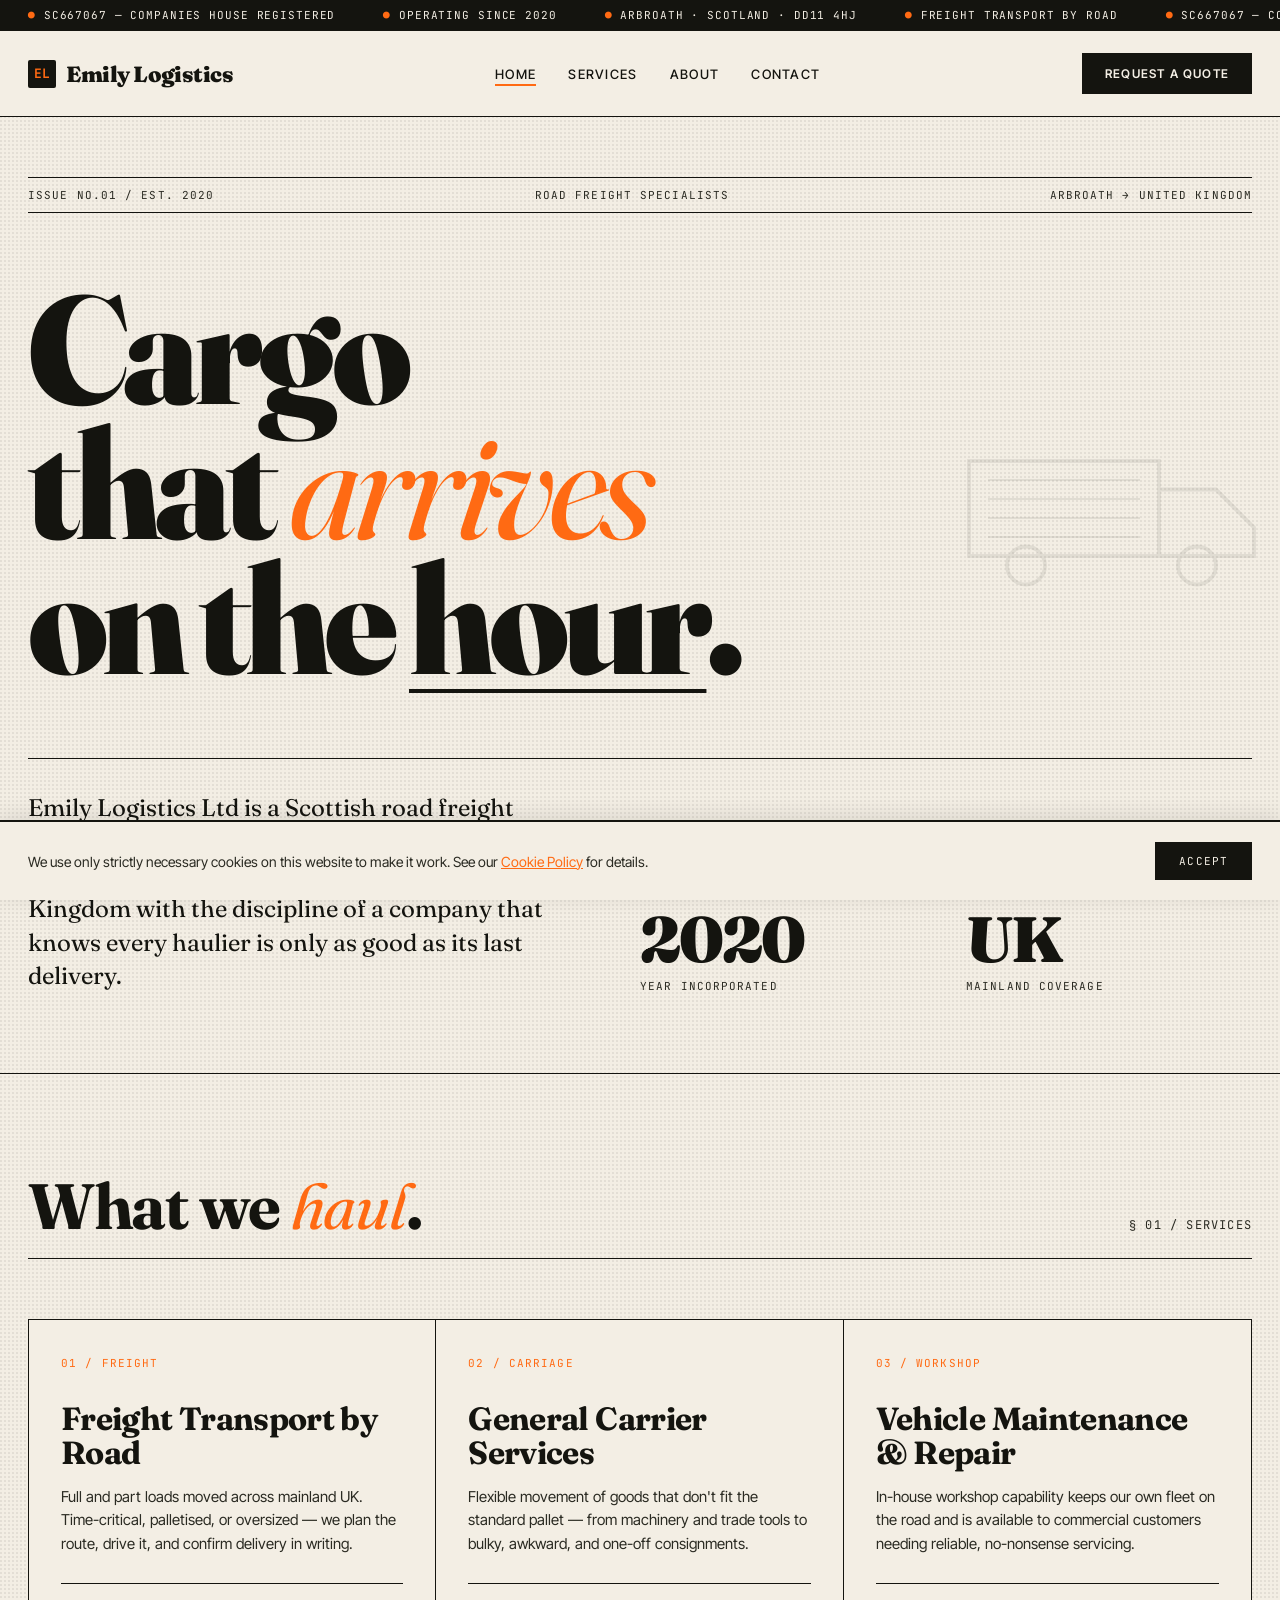
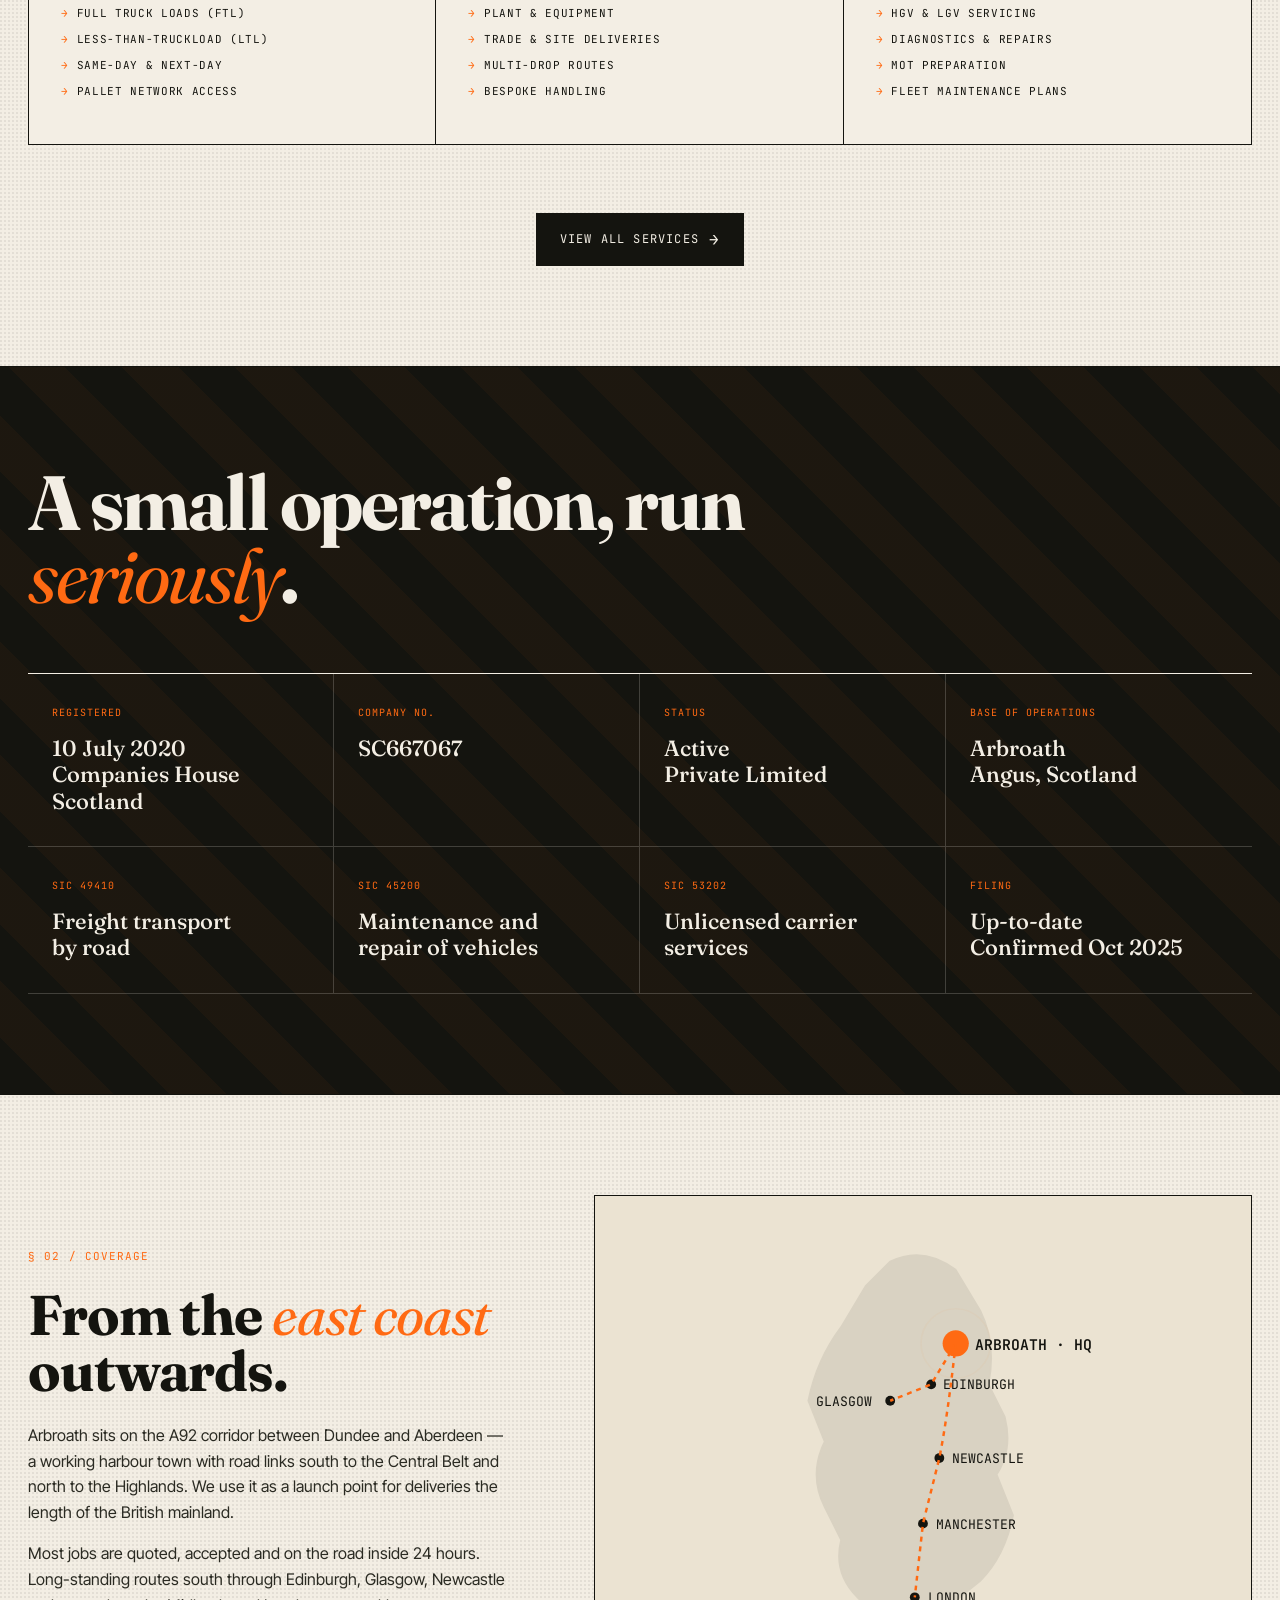
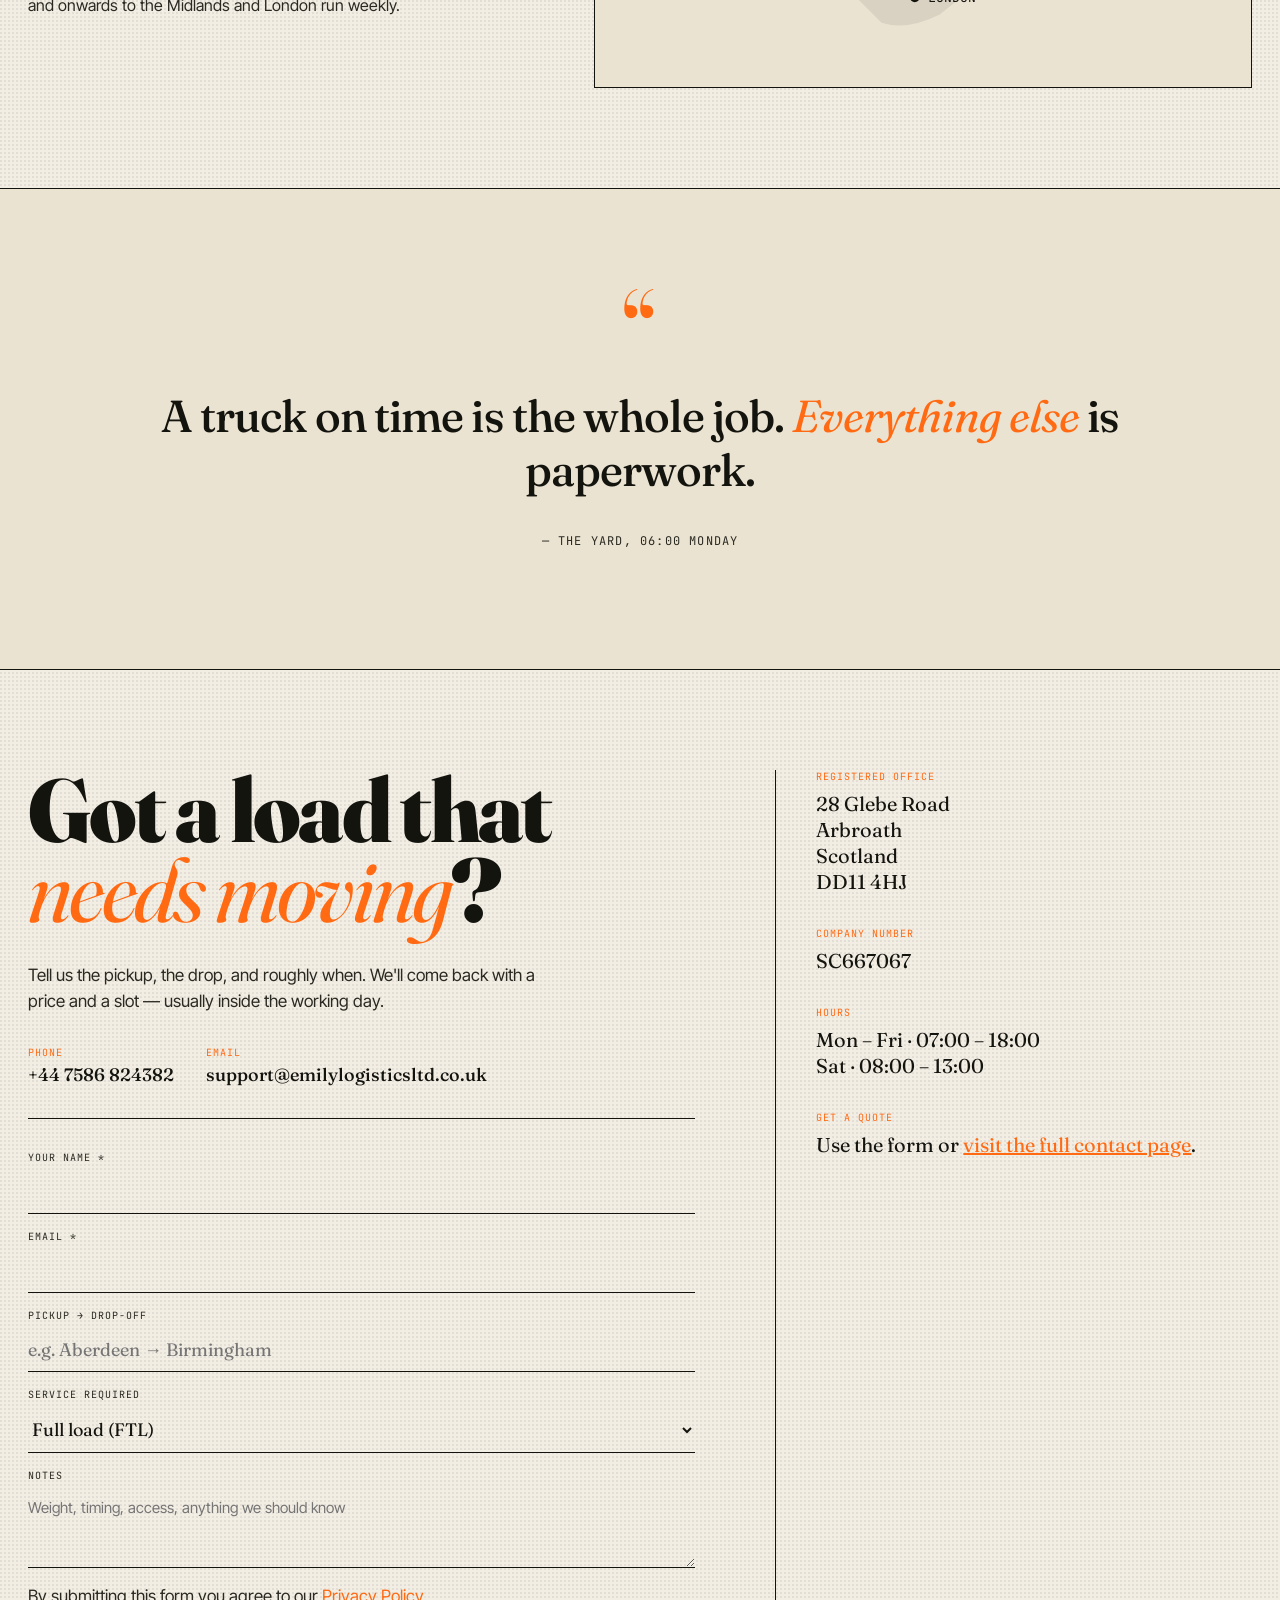
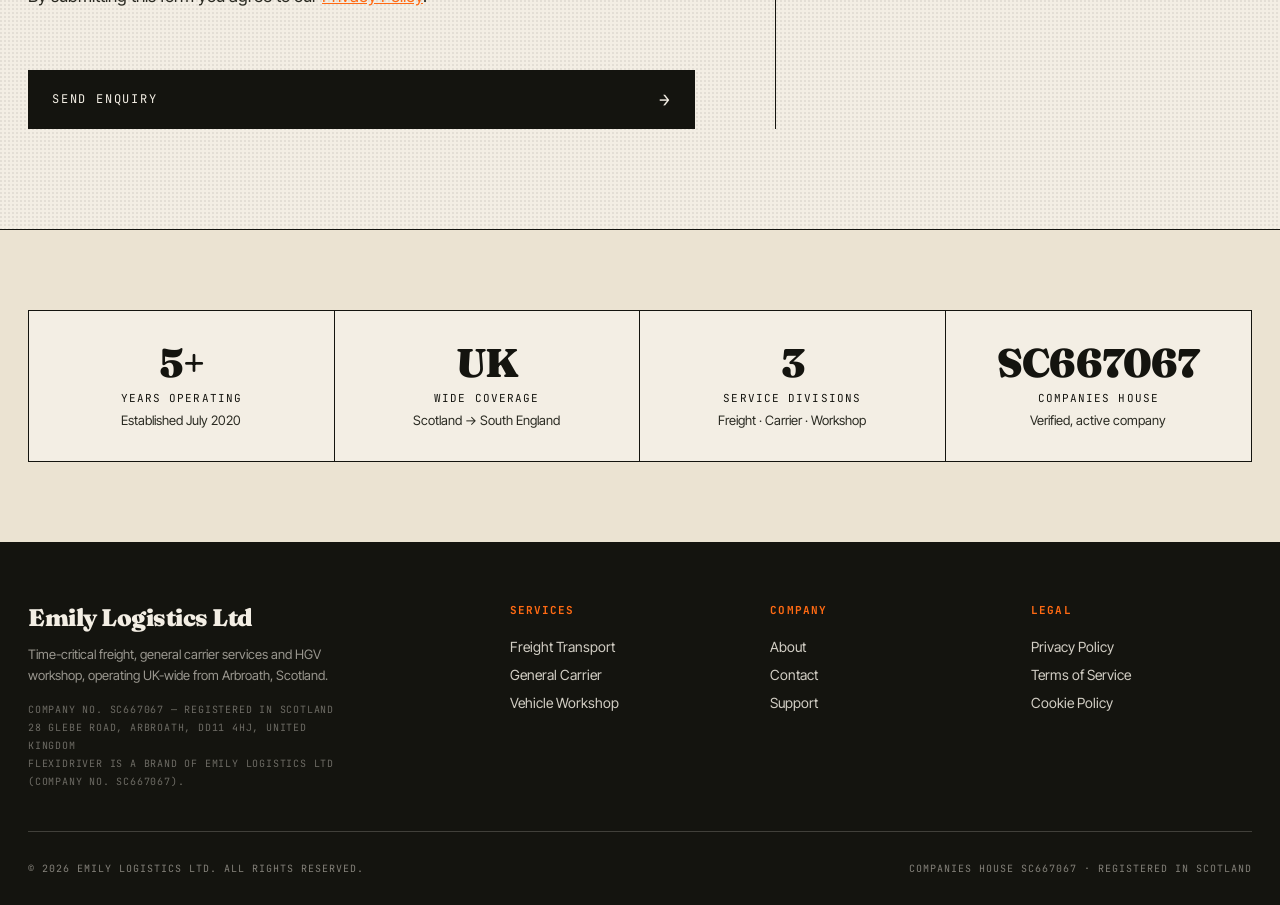
<file: index.html>
<!DOCTYPE html>
<html lang="en">
<head>
  <meta charset="UTF-8">
  <meta name="viewport" content="width=device-width, initial-scale=1.0">
  <title>UK Freight &amp; Haulage — Emily Logistics Ltd</title>
  <meta name="description" content="Emily Logistics Ltd — UK freight transport, general carrier services, and HGV workshop based in Arbroath, Scotland. Same-day, FTL and LTL across the UK.">
  <meta name="author" content="Emily Logistics Ltd">
  <meta name="robots" content="index, follow">

  <link rel="canonical" href="https://emilylogisticsltd.co.uk/">
  <link rel="icon" type="image/svg+xml" href="/favicon.svg">
  <link rel="stylesheet" href="/styles.css">

  <!-- Open Graph -->
  <meta property="og:title" content="UK Freight &amp; Haulage — Emily Logistics Ltd">
  <meta property="og:description" content="Cargo that arrives on the hour. UK-wide freight transport from Arbroath.">
  <meta property="og:url" content="https://emilylogisticsltd.co.uk/">
  <meta property="og:type" content="website">
  <meta property="og:site_name" content="Emily Logistics Ltd">

  <!-- Twitter -->
  <meta name="twitter:card" content="summary_large_image">
  <meta name="twitter:title" content="UK Freight &amp; Haulage — Emily Logistics Ltd">
  <meta name="twitter:description" content="Cargo that arrives on the hour. UK-wide freight transport from Arbroath.">

  <!-- Google Fonts -->
  <link rel="preconnect" href="https://fonts.googleapis.com">
  <link rel="preconnect" href="https://fonts.gstatic.com" crossorigin>
  <link href="https://fonts.googleapis.com/css2?family=Fraunces:opsz,wght@9..144,400;9..144,500;9..144,700;9..144,900&family=JetBrains+Mono:wght@400;500&family=Inter+Tight:wght@300;400;500;600&display=swap" rel="stylesheet">

  <!-- Schema.org LocalBusiness -->
  <script type="application/ld+json">
  {
    "@context": "https://schema.org",
    "@type": "LocalBusiness",
    "@id": "https://emilylogisticsltd.co.uk",
    "name": "Emily Logistics Ltd",
    "legalName": "EMILY LOGISTICS LTD",
    "url": "https://emilylogisticsltd.co.uk",
    "telephone": "+44 7586 824382",
    "email": "support@emilylogisticsltd.co.uk",
    "foundingDate": "2020-07-10",
    "founder": {
      "@type": "Person",
      "name": "Iliyan Trifonov Sadzhakliev"
    },
    "address": {
      "@type": "PostalAddress",
      "streetAddress": "28 Glebe Road",
      "addressLocality": "Arbroath",
      "addressRegion": "Angus",
      "postalCode": "DD11 4HJ",
      "addressCountry": "GB"
    },
    "geo": {
      "@type": "GeoCoordinates",
      "latitude": 56.5594,
      "longitude": -2.5814
    },
    "areaServed": {
      "@type": "Country",
      "name": "United Kingdom"
    },
    "openingHoursSpecification": [
      {
        "@type": "OpeningHoursSpecification",
        "dayOfWeek": ["Monday","Tuesday","Wednesday","Thursday","Friday"],
        "opens": "07:00",
        "closes": "18:00"
      },
      {
        "@type": "OpeningHoursSpecification",
        "dayOfWeek": "Saturday",
        "opens": "08:00",
        "closes": "13:00"
      }
    ],
    "iso6523Code": "0199:SC667067",
    "identifier": {
      "@type": "PropertyValue",
      "propertyID": "Companies House",
      "value": "SC667067"
    }
  }
  </script>
</head>
<body>

<!-- TOP BAR -->
<div class="topbar">
  <div class="marquee">
    <span class="dot">SC667067 — Companies House Registered</span>
    <span class="dot">Operating Since 2020</span>
    <span class="dot">Arbroath · Scotland · DD11 4HJ</span>
    <span class="dot">Freight Transport by Road</span>
    <span class="dot">SC667067 — Companies House Registered</span>
    <span class="dot">Operating Since 2020</span>
    <span class="dot">Arbroath · Scotland · DD11 4HJ</span>
    <span class="dot">Freight Transport by Road</span>
  </div>
</div>

<!-- NAV -->
<nav class="site-nav">
  <a href="/" class="logo" aria-label="Emily Logistics Ltd home">
    <span class="mark">EL</span>
    Emily Logistics
  </a>
  <ul class="nav-links">
    <li><a href="/" aria-current="page">Home</a></li>
    <li><a href="/services.html">Services</a></li>
    <li><a href="/about.html">About</a></li>
    <li><a href="/contact.html">Contact</a></li>
  </ul>
  <a href="/contact.html" class="nav-cta">Request a Quote</a>
</nav>

<!-- HERO -->
<section class="hero">
  <svg class="truck-svg" viewBox="0 0 200 100" fill="none" xmlns="http://www.w3.org/2000/svg">
    <rect x="10" y="30" width="100" height="50" stroke="#14140f" stroke-width="2"/>
    <path d="M110 45h30l20 20v15h-50V45z" stroke="#14140f" stroke-width="2"/>
    <circle cx="40" cy="85" r="10" stroke="#14140f" stroke-width="2"/>
    <circle cx="130" cy="85" r="10" stroke="#14140f" stroke-width="2"/>
    <line x1="20" y1="40" x2="100" y2="40" stroke="#14140f" stroke-width="1"/>
    <line x1="20" y1="50" x2="100" y2="50" stroke="#14140f" stroke-width="1"/>
    <line x1="20" y1="60" x2="100" y2="60" stroke="#14140f" stroke-width="1"/>
    <line x1="20" y1="70" x2="100" y2="70" stroke="#14140f" stroke-width="1"/>
  </svg>

  <div class="hero-grid">
    <div class="hero-meta">
      <span>Issue No.01 / Est. 2020</span>
      <span>Road Freight Specialists</span>
      <span>Arbroath &rarr; United Kingdom</span>
    </div>

    <h1>
      Cargo<br>
      that <span class="italic">arrives</span><br>
      on the <span class="underlined">hour</span>.
    </h1>

    <div class="hero-bottom">
      <p class="hero-lede">
        Emily Logistics Ltd is a Scottish road freight operator based in Arbroath, moving palletised loads, plant and parts across the United Kingdom with the discipline of a company that knows every haulier is only as good as its last delivery.
      </p>
      <div class="hero-stat">
        <div class="num">2020</div>
        <div class="label">Year incorporated</div>
      </div>
      <div class="hero-stat">
        <div class="num">UK</div>
        <div class="label">Mainland coverage</div>
      </div>
    </div>
  </div>
</section>

<!-- SERVICES -->
<section class="services" id="services">
  <div class="section-header">
    <h2>What we <em>haul</em>.</h2>
    <span class="num">&sect; 01 / Services</span>
  </div>

  <div class="services-grid">
    <div class="service">
      <span class="num">01 / Freight</span>
      <h3>Freight Transport by Road</h3>
      <p>Full and part loads moved across mainland UK. Time-critical, palletised, or oversized &mdash; we plan the route, drive it, and confirm delivery in writing.</p>
      <ul>
        <li>Full Truck Loads (FTL)</li>
        <li>Less-Than-Truckload (LTL)</li>
        <li>Same-day &amp; next-day</li>
        <li>Pallet network access</li>
      </ul>
    </div>

    <div class="service">
      <span class="num">02 / Carriage</span>
      <h3>General Carrier Services</h3>
      <p>Flexible movement of goods that don't fit the standard pallet &mdash; from machinery and trade tools to bulky, awkward, and one-off consignments.</p>
      <ul>
        <li>Plant &amp; equipment</li>
        <li>Trade &amp; site deliveries</li>
        <li>Multi-drop routes</li>
        <li>Bespoke handling</li>
      </ul>
    </div>

    <div class="service">
      <span class="num">03 / Workshop</span>
      <h3>Vehicle Maintenance &amp; Repair</h3>
      <p>In-house workshop capability keeps our own fleet on the road and is available to commercial customers needing reliable, no-nonsense servicing.</p>
      <ul>
        <li>HGV &amp; LGV servicing</li>
        <li>Diagnostics &amp; repairs</li>
        <li>MOT preparation</li>
        <li>Fleet maintenance plans</li>
      </ul>
    </div>
  </div>

  <div style="text-align:center; margin-top:40px;">
    <a href="/services.html" class="service-cta">View all services</a>
  </div>
</section>

<!-- SPECS -->
<section class="specs" id="operations">
  <div class="specs-inner">
    <h2>A small operation, run <em>seriously</em>.</h2>

    <div class="specs-grid">
      <div class="spec-cell">
        <div class="label">Registered</div>
        <div class="value">10 July 2020<br>Companies House Scotland</div>
      </div>
      <div class="spec-cell">
        <div class="label">Company No.</div>
        <div class="value">SC667067</div>
      </div>
      <div class="spec-cell">
        <div class="label">Status</div>
        <div class="value">Active<br>Private Limited</div>
      </div>
      <div class="spec-cell">
        <div class="label">Base of Operations</div>
        <div class="value">Arbroath<br>Angus, Scotland</div>
      </div>
      <div class="spec-cell">
        <div class="label">SIC 49410</div>
        <div class="value">Freight transport<br>by road</div>
      </div>
      <div class="spec-cell">
        <div class="label">SIC 45200</div>
        <div class="value">Maintenance and<br>repair of vehicles</div>
      </div>
      <div class="spec-cell">
        <div class="label">SIC 53202</div>
        <div class="value">Unlicensed carrier<br>services</div>
      </div>
      <div class="spec-cell">
        <div class="label">Filing</div>
        <div class="value">Up-to-date<br>Confirmed Oct 2025</div>
      </div>
    </div>
  </div>
</section>

<!-- ROUTE / COVERAGE -->
<section class="route" id="coverage">
  <div class="route-inner">
    <div class="route-text">
      <div class="eyebrow">&sect; 02 / Coverage</div>
      <h2>From the <em>east coast</em> outwards.</h2>
      <p>Arbroath sits on the A92 corridor between Dundee and Aberdeen &mdash; a working harbour town with road links south to the Central Belt and north to the Highlands. We use it as a launch point for deliveries the length of the British mainland.</p>
      <p>Most jobs are quoted, accepted and on the road inside 24 hours. Long-standing routes south through Edinburgh, Glasgow, Newcastle and onwards to the Midlands and London run weekly.</p>
    </div>

    <div class="route-map">
      <svg viewBox="0 0 400 300" preserveAspectRatio="xMidYMid meet" style="width:100%;height:100%;">
        <path d="M180,40 Q200,30 220,45 L235,70 Q245,90 240,115 L250,135 Q255,155 245,170 L255,195 Q250,220 235,235 L210,255 Q190,265 175,260 L160,245 Q145,230 150,210 L140,190 Q130,170 140,150 L130,125 Q135,100 150,80 L165,55 Z"
              fill="#14140f" opacity="0.08" stroke="#14140f" stroke-width="1"/>
        <circle cx="220" cy="90" r="8" fill="#ff6a13"/>
        <circle cx="220" cy="90" r="14" fill="none" stroke="#ff6a13" stroke-width="1" opacity="0.5">
          <animate attributeName="r" from="8" to="22" dur="2s" repeatCount="indefinite"/>
          <animate attributeName="opacity" from="0.6" to="0" dur="2s" repeatCount="indefinite"/>
        </circle>
        <text x="232" y="94" font-family="JetBrains Mono, monospace" font-size="9" fill="#14140f" font-weight="600">ARBROATH &middot; HQ</text>
        <circle cx="205" cy="115" r="3" fill="#14140f"/>
        <text x="212" y="118" font-family="JetBrains Mono, monospace" font-size="8" fill="#14140f">EDINBURGH</text>
        <circle cx="180" cy="125" r="3" fill="#14140f"/>
        <text x="135" y="128" font-family="JetBrains Mono, monospace" font-size="8" fill="#14140f">GLASGOW</text>
        <circle cx="210" cy="160" r="3" fill="#14140f"/>
        <text x="218" y="163" font-family="JetBrains Mono, monospace" font-size="8" fill="#14140f">NEWCASTLE</text>
        <circle cx="200" cy="200" r="3" fill="#14140f"/>
        <text x="208" y="203" font-family="JetBrains Mono, monospace" font-size="8" fill="#14140f">MANCHESTER</text>
        <circle cx="195" cy="245" r="3" fill="#14140f"/>
        <text x="203" y="248" font-family="JetBrains Mono, monospace" font-size="8" fill="#14140f">LONDON</text>
        <path d="M220,90 L205,115 L180,125" stroke="#ff6a13" stroke-width="1.5" fill="none" stroke-dasharray="3,3"/>
        <path d="M220,90 Q215,135 210,160 Q205,180 200,200 L195,245" stroke="#ff6a13" stroke-width="1.5" fill="none" stroke-dasharray="3,3"/>
      </svg>
    </div>
  </div>
</section>

<!-- QUOTE -->
<section class="quote">
  <div class="quote-inner">
    <div class="mark">&ldquo;</div>
    <blockquote>
      A truck on time is the whole job. <em>Everything else</em> is paperwork.
    </blockquote>
    <cite>&mdash; The Yard, 06:00 Monday</cite>
  </div>
</section>

<!-- CONTACT -->
<section class="contact" id="contact">
  <div class="contact-inner">
    <div>
      <h2>Got a load that <em>needs moving</em>?</h2>
      <p>Tell us the pickup, the drop, and roughly when. We'll come back with a price and a slot &mdash; usually inside the working day.</p>

      <div class="contact-direct">
        <a href="tel:+447586824382" class="contact-line">
          <span class="contact-label">Phone</span>
          <span class="contact-value">+44 7586 824382</span>
        </a>
        <!-- support@emilylogisticsltd.co.uk — Route flex will replace before Apple submission -->
        <a href="mailto:support@emilylogisticsltd.co.uk" class="contact-line">
          <span class="contact-label">Email</span>
          <span class="contact-value">support@emilylogisticsltd.co.uk</span>
        </a>
      </div>

      <!-- Form posts to Formspree — REPLACE_WITH_FORMSPREE_ID before deploying -->
      <form action="https://formspree.io/f/REPLACE_WITH_FORMSPREE_ID" method="POST">
        <input type="text" name="_gotcha" style="display:none" tabindex="-1" autocomplete="off">
        <input type="hidden" name="_subject" value="New enquiry from emilylogisticsltd.co.uk">
        <div class="field">
          <label for="name">Your Name *</label>
          <input type="text" id="name" name="name" required>
        </div>
        <div class="field">
          <label for="email">Email *</label>
          <input type="email" id="email" name="email" required>
        </div>
        <div class="field">
          <label for="route">Pickup &rarr; Drop-off</label>
          <input type="text" id="route" name="route" placeholder="e.g. Aberdeen &rarr; Birmingham">
        </div>
        <div class="field">
          <label for="service">Service Required</label>
          <select id="service" name="service">
            <option value="freight">Full load (FTL)</option>
            <option value="ltl">Part load (LTL)</option>
            <option value="carrier">Plant / oversized</option>
            <option value="workshop">Workshop / repair</option>
            <option value="other">Not sure &mdash; advise</option>
          </select>
        </div>
        <div class="field">
          <label for="notes">Notes</label>
          <textarea id="notes" name="message" placeholder="Weight, timing, access, anything we should know"></textarea>
        </div>
        <p class="form-consent">
          By submitting this form you agree to our <a href="/privacy.html">Privacy Policy</a>.
        </p>
        <button type="submit" class="submit">Send Enquiry</button>
      </form>
    </div>

    <div class="contact-info">
      <div class="block">
        <div class="label">Registered Office</div>
        <div class="value">28 Glebe Road<br>Arbroath<br>Scotland<br>DD11 4HJ</div>
      </div>
      <div class="block">
        <div class="label">Company Number</div>
        <div class="value">SC667067</div>
      </div>
      <div class="block">
        <div class="label">Hours</div>
        <div class="value">Mon &ndash; Fri &middot; 07:00 &ndash; 18:00<br>Sat &middot; 08:00 &ndash; 13:00</div>
      </div>
      <div class="block">
        <div class="label">Get a Quote</div>
        <div class="value">Use the form or <a href="/contact.html" style="color:var(--hi-vis);text-decoration:underline;">visit the full contact page</a>.</div>
      </div>
    </div>
  </div>
</section>

<!-- TRUST STRIP -->
<section class="trust-strip">
  <div class="trust-grid">
    <div class="trust-cell">
      <div class="trust-num">5+</div>
      <div class="trust-label">Years operating</div>
      <div class="trust-meta">Established July 2020</div>
    </div>
    <div class="trust-cell">
      <div class="trust-num">UK</div>
      <div class="trust-label">Wide coverage</div>
      <div class="trust-meta">Scotland &rarr; South England</div>
    </div>
    <div class="trust-cell">
      <div class="trust-num">3</div>
      <div class="trust-label">Service divisions</div>
      <div class="trust-meta">Freight &middot; Carrier &middot; Workshop</div>
    </div>
    <div class="trust-cell">
      <div class="trust-num">SC667067</div>
      <div class="trust-label">Companies House</div>
      <div class="trust-meta">Verified, active company</div>
    </div>
  </div>
</section>

<!-- FOOTER -->
<footer class="site-footer">
  <div class="footer-grid">
    <div class="footer-brand">
      <div class="footer-logo">Emily Logistics Ltd</div>
      <p>Time-critical freight, general carrier services and HGV workshop, operating UK-wide from Arbroath, Scotland.</p>
      <p class="footer-meta">
        Company No. SC667067 &mdash; Registered in Scotland<br>
        28 Glebe Road, Arbroath, DD11 4HJ, United Kingdom<br>
        <a href="https://www.flexidriver-ltd.co.uk/">FlexiDriver</a> is a brand of EMILY LOGISTICS LTD (Company No. SC667067).
      </p>
    </div>

    <div class="footer-col">
      <h4>Services</h4>
      <ul>
        <li><a href="/services.html#freight">Freight Transport</a></li>
        <li><a href="/services.html#carrier">General Carrier</a></li>
        <li><a href="/services.html#workshop">Vehicle Workshop</a></li>
      </ul>
    </div>

    <div class="footer-col">
      <h4>Company</h4>
      <ul>
        <li><a href="/about.html">About</a></li>
        <li><a href="/contact.html">Contact</a></li>
        <li><a href="/support.html">Support</a></li>
      </ul>
    </div>

    <div class="footer-col">
      <h4>Legal</h4>
      <ul>
        <li><a href="/privacy.html">Privacy Policy</a></li>
        <li><a href="/terms.html">Terms of Service</a></li>
        <li><a href="/cookies.html">Cookie Policy</a></li>
      </ul>
    </div>
  </div>

  <div class="footer-bottom">
    <span>&copy; 2026 Emily Logistics Ltd. All rights reserved.</span>
    <span>Companies House SC667067 &middot; Registered in Scotland</span>
  </div>
</footer>

<!-- COOKIE BANNER -->
<div id="cookie-banner" class="cookie-banner" hidden>
  <div class="cookie-banner-inner">
    <p>We use only strictly necessary cookies on this website to make it work. See our <a href="/cookies.html">Cookie Policy</a> for details.</p>
    <button type="button" id="cookie-accept" class="cookie-accept">Accept</button>
  </div>
</div>
<script>
  (function() {
    var KEY = 'cookie_consent';
    var banner = document.getElementById('cookie-banner');
    if (!banner) return;
    if (!localStorage.getItem(KEY)) {
      banner.hidden = false;
    }
    document.getElementById('cookie-accept').addEventListener('click', function() {
      localStorage.setItem(KEY, '1');
      banner.hidden = true;
    });
  })();
</script>

</body>
</html>
</file>
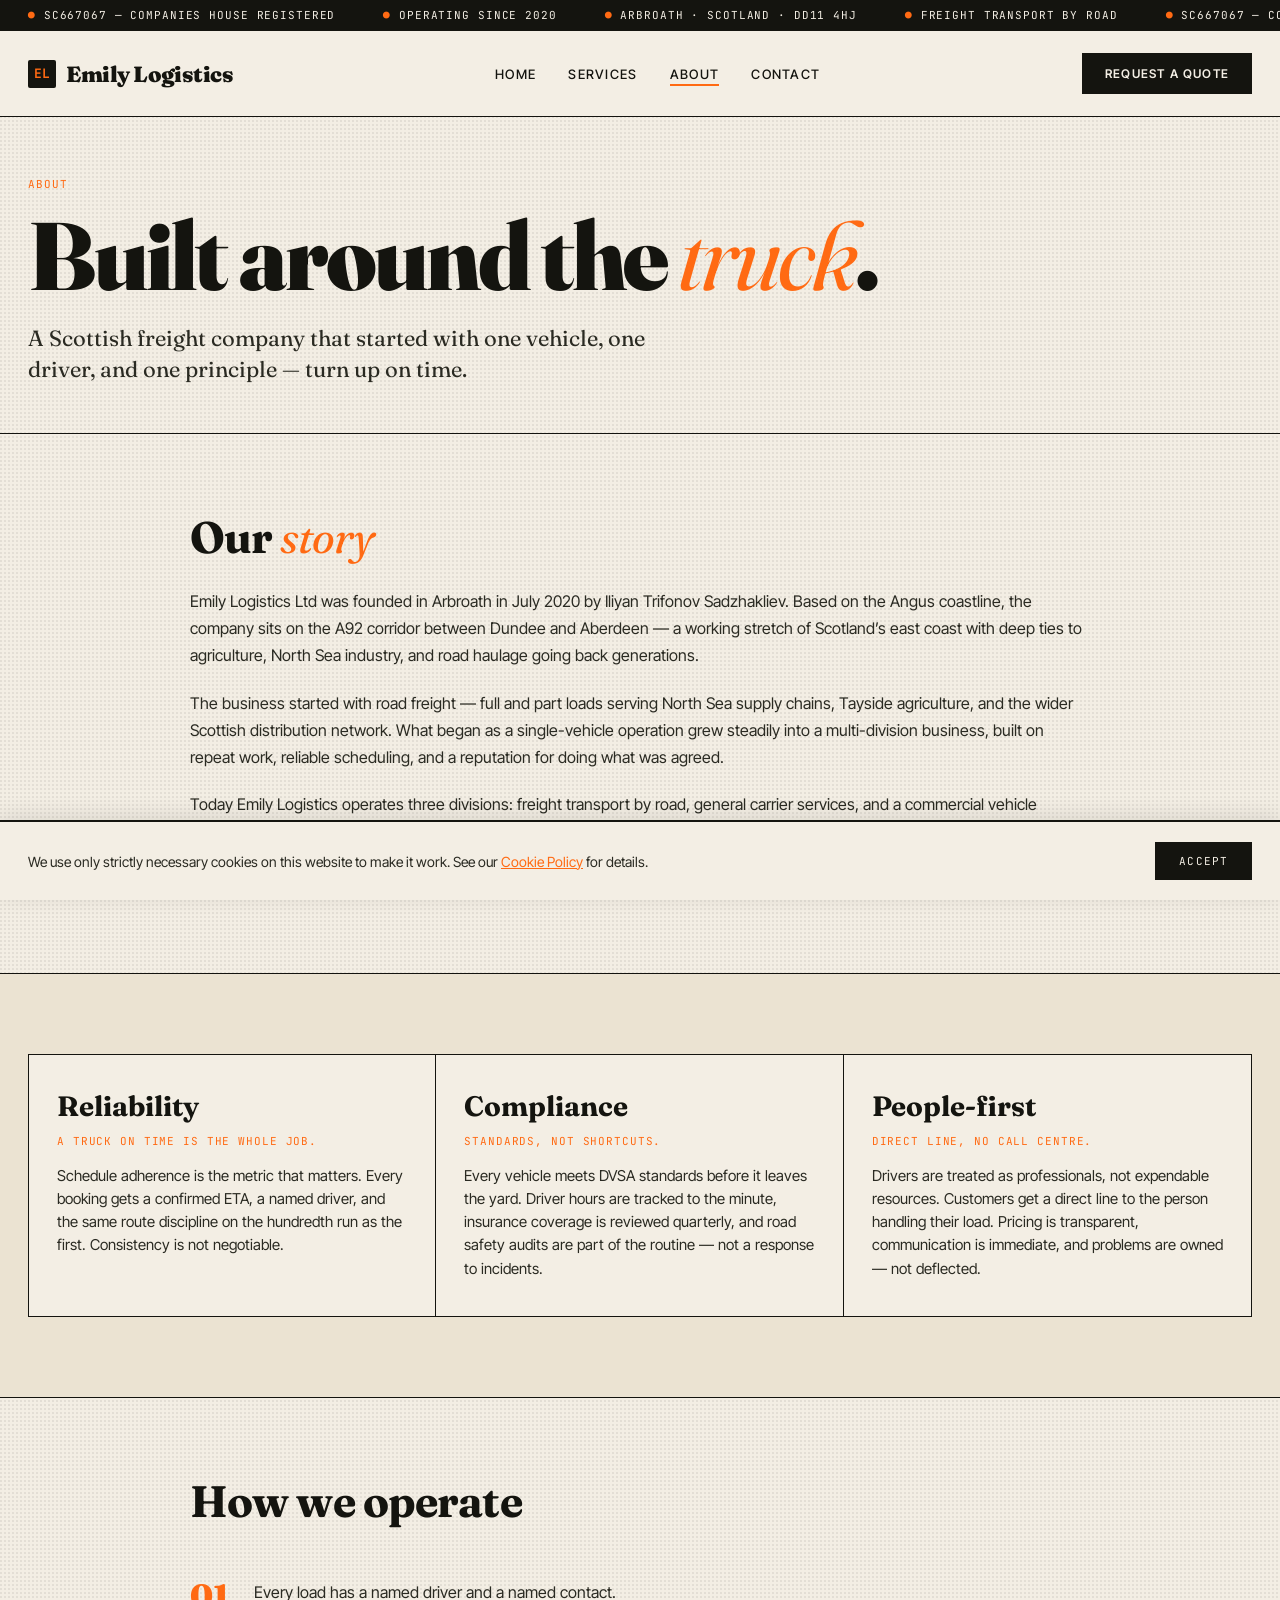
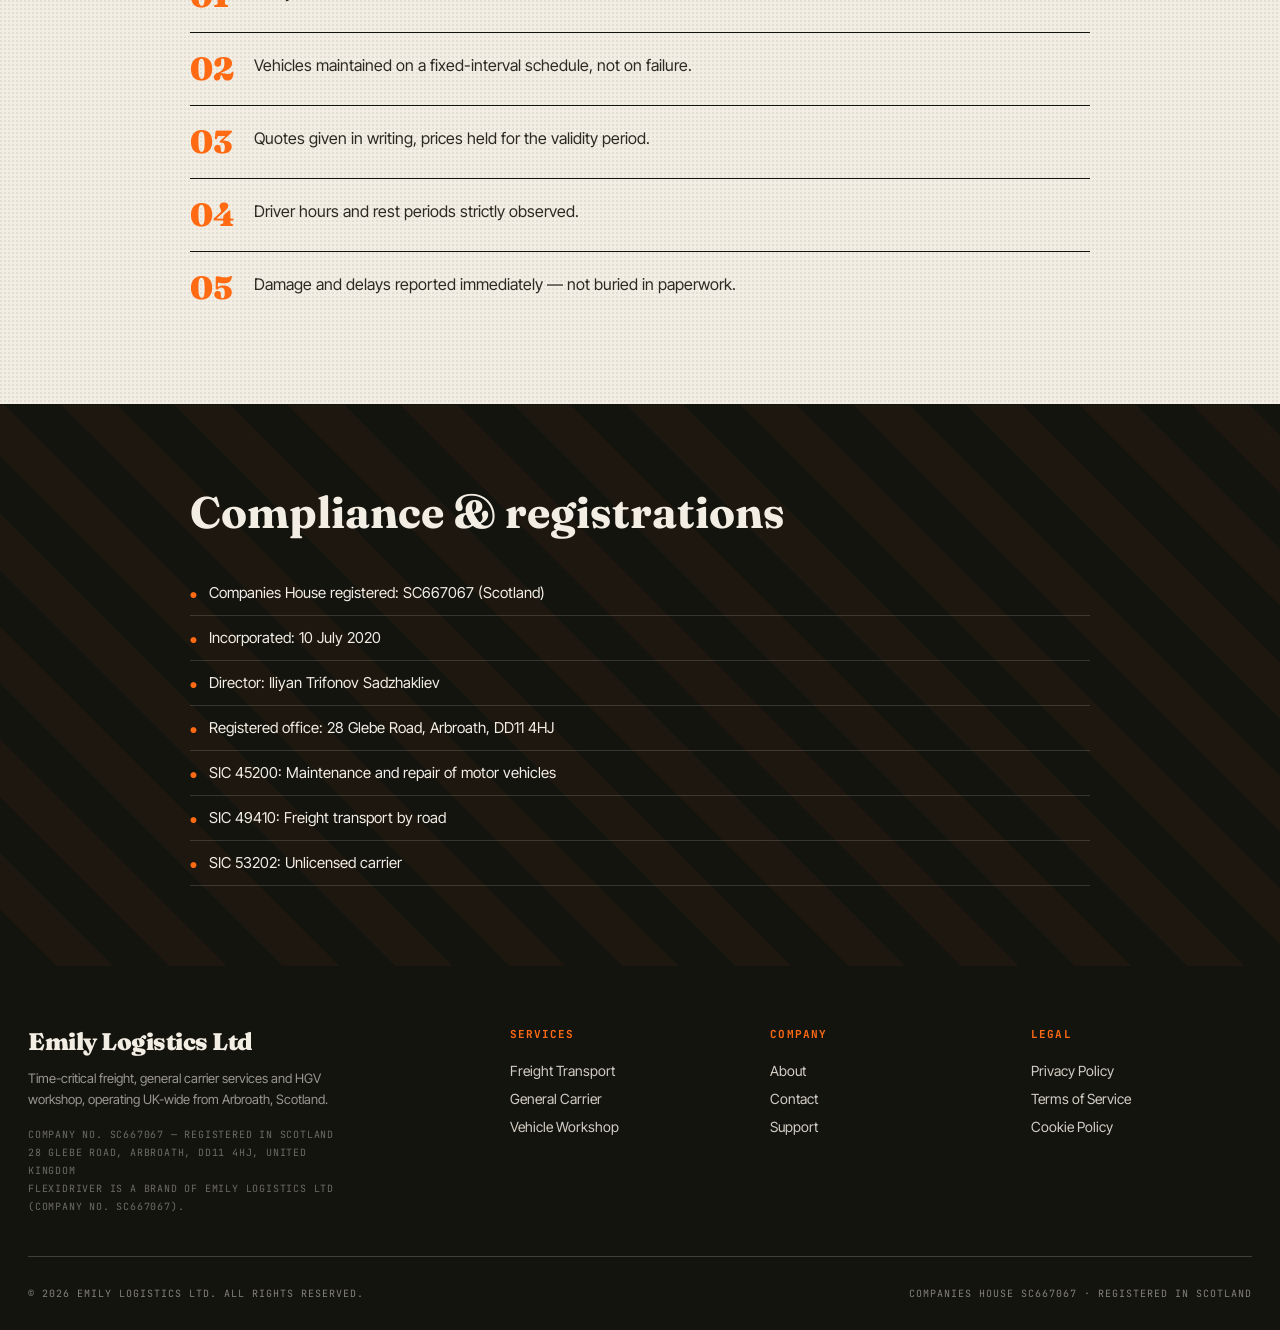
<file: about.html>
<!DOCTYPE html>
<html lang="en">
<head>
  <meta charset="UTF-8">
  <meta name="viewport" content="width=device-width, initial-scale=1.0">
  <title>About — Emily Logistics Ltd</title>
  <meta name="description" content="Emily Logistics Ltd — established 2020 in Arbroath, Scotland. Time-critical UK freight, family-run, Companies House registered SC667067.">
  <meta name="author" content="Emily Logistics Ltd">
  <meta name="robots" content="index, follow">
  <link rel="canonical" href="https://emilylogisticsltd.co.uk/about.html">
  <link rel="icon" type="image/svg+xml" href="/favicon.svg">
  <link rel="stylesheet" href="/styles.css">
  <meta property="og:title" content="About — Emily Logistics Ltd">
  <meta property="og:description" content="Emily Logistics Ltd — established 2020 in Arbroath, Scotland. Time-critical UK freight, Companies House registered SC667067.">
  <meta property="og:url" content="https://emilylogisticsltd.co.uk/about.html">
  <meta property="og:type" content="website">
  <meta property="og:site_name" content="Emily Logistics Ltd">
  <meta name="twitter:card" content="summary_large_image">
  <meta name="twitter:title" content="About — Emily Logistics Ltd">
  <meta name="twitter:description" content="Emily Logistics Ltd — established 2020 in Arbroath, Scotland.">
  <link rel="preconnect" href="https://fonts.googleapis.com">
  <link rel="preconnect" href="https://fonts.gstatic.com" crossorigin>
  <link href="https://fonts.googleapis.com/css2?family=Fraunces:opsz,wght@9..144,400;9..144,500;9..144,700;9..144,900&family=JetBrains+Mono:wght@400;500&family=Inter+Tight:wght@300;400;500;600&display=swap" rel="stylesheet">
</head>
<body>

<!-- TOP BAR -->
<div class="topbar">
  <div class="marquee">
    <span class="dot">SC667067 — Companies House Registered</span>
    <span class="dot">Operating Since 2020</span>
    <span class="dot">Arbroath · Scotland · DD11 4HJ</span>
    <span class="dot">Freight Transport by Road</span>
    <span class="dot">SC667067 — Companies House Registered</span>
    <span class="dot">Operating Since 2020</span>
    <span class="dot">Arbroath · Scotland · DD11 4HJ</span>
    <span class="dot">Freight Transport by Road</span>
  </div>
</div>

<!-- NAV -->
<nav class="site-nav">
  <a href="/" class="logo" aria-label="Emily Logistics Ltd home">
    <span class="mark">EL</span>
    Emily Logistics
  </a>
  <ul class="nav-links">
    <li><a href="/">Home</a></li>
    <li><a href="/services.html">Services</a></li>
    <li><a href="/about.html" aria-current="page">About</a></li>
    <li><a href="/contact.html">Contact</a></li>
  </ul>
  <a href="/contact.html" class="nav-cta">Request a Quote</a>
</nav>

<!-- PAGE HERO -->
<section class="page-hero">
  <div class="eyebrow">About</div>
  <h1>Built around the <em>truck</em>.</h1>
  <p class="hero-sub">A Scottish freight company that started with one vehicle, one driver, and one principle &mdash; turn up on time.</p>
</section>

<!-- ABOUT STORY -->
<section class="about-story">
  <div class="about-story-inner">
    <h2>Our <em>story</em></h2>
    <p>Emily Logistics Ltd was founded in Arbroath in July 2020 by Iliyan Trifonov Sadzhakliev. Based on the Angus coastline, the company sits on the A92 corridor between Dundee and Aberdeen &mdash; a working stretch of Scotland&rsquo;s east coast with deep ties to agriculture, North Sea industry, and road haulage going back generations.</p>
    <p>The business started with road freight &mdash; full and part loads serving North Sea supply chains, Tayside agriculture, and the wider Scottish distribution network. What began as a single-vehicle operation grew steadily into a multi-division business, built on repeat work, reliable scheduling, and a reputation for doing what was agreed.</p>
    <p>Today Emily Logistics operates three divisions: freight transport by road, general carrier services, and a commercial vehicle maintenance workshop. The company is still based at 28 Glebe Road, Arbroath, and still focused on doing the basics right &mdash; trucks loaded correctly, drivers rested properly, deliveries confirmed on arrival.</p>
  </div>
</section>

<!-- VALUES -->
<section class="values-section">
  <div class="values-grid">
    <div class="value-card">
      <h3>Reliability</h3>
      <div class="tagline">A truck on time is the whole job.</div>
      <p>Schedule adherence is the metric that matters. Every booking gets a confirmed ETA, a named driver, and the same route discipline on the hundredth run as the first. Consistency is not negotiable.</p>
    </div>
    <div class="value-card">
      <h3>Compliance</h3>
      <div class="tagline">Standards, not shortcuts.</div>
      <p>Every vehicle meets DVSA standards before it leaves the yard. Driver hours are tracked to the minute, insurance coverage is reviewed quarterly, and road safety audits are part of the routine &mdash; not a response to incidents.</p>
    </div>
    <div class="value-card">
      <h3>People-first</h3>
      <div class="tagline">Direct line, no call centre.</div>
      <p>Drivers are treated as professionals, not expendable resources. Customers get a direct line to the person handling their load. Pricing is transparent, communication is immediate, and problems are owned &mdash; not deflected.</p>
    </div>
  </div>
</section>

<!-- PRINCIPLES -->
<section class="principles-section">
  <div class="principles-inner">
    <h2>How we operate</h2>
    <div class="principle">
      <span class="num">01</span>
      <p>Every load has a named driver and a named contact.</p>
    </div>
    <div class="principle">
      <span class="num">02</span>
      <p>Vehicles maintained on a fixed-interval schedule, not on failure.</p>
    </div>
    <div class="principle">
      <span class="num">03</span>
      <p>Quotes given in writing, prices held for the validity period.</p>
    </div>
    <div class="principle">
      <span class="num">04</span>
      <p>Driver hours and rest periods strictly observed.</p>
    </div>
    <div class="principle">
      <span class="num">05</span>
      <p>Damage and delays reported immediately &mdash; not buried in paperwork.</p>
    </div>
  </div>
</section>

<!-- COMPLIANCE -->
<section class="compliance-section">
  <div class="compliance-inner">
    <h2>Compliance &amp; registrations</h2>
    <ul class="compliance-list">
      <li>Companies House registered: SC667067 (Scotland)</li>
      <li>Incorporated: 10 July 2020</li>
      <li>Director: Iliyan Trifonov Sadzhakliev</li>
      <li>Registered office: 28 Glebe Road, Arbroath, DD11 4HJ</li>
      <li>SIC 45200: Maintenance and repair of motor vehicles</li>
      <li>SIC 49410: Freight transport by road</li>
      <li>SIC 53202: Unlicensed carrier</li>
    </ul>
  </div>
</section>

<!-- FOOTER -->
<footer class="site-footer">
  <div class="footer-grid">
    <div class="footer-brand">
      <div class="footer-logo">Emily Logistics Ltd</div>
      <p>Time-critical freight, general carrier services and HGV workshop, operating UK-wide from Arbroath, Scotland.</p>
      <p class="footer-meta">
        Company No. SC667067 &mdash; Registered in Scotland<br>
        28 Glebe Road, Arbroath, DD11 4HJ, United Kingdom<br>
        <a href="https://www.flexidriver-ltd.co.uk/">FlexiDriver</a> is a brand of EMILY LOGISTICS LTD (Company No. SC667067).
      </p>
    </div>

    <div class="footer-col">
      <h4>Services</h4>
      <ul>
        <li><a href="/services.html#freight">Freight Transport</a></li>
        <li><a href="/services.html#carrier">General Carrier</a></li>
        <li><a href="/services.html#workshop">Vehicle Workshop</a></li>
      </ul>
    </div>

    <div class="footer-col">
      <h4>Company</h4>
      <ul>
        <li><a href="/about.html">About</a></li>
        <li><a href="/contact.html">Contact</a></li>
        <li><a href="/support.html">Support</a></li>
      </ul>
    </div>

    <div class="footer-col">
      <h4>Legal</h4>
      <ul>
        <li><a href="/privacy.html">Privacy Policy</a></li>
        <li><a href="/terms.html">Terms of Service</a></li>
        <li><a href="/cookies.html">Cookie Policy</a></li>
      </ul>
    </div>
  </div>

  <div class="footer-bottom">
    <span>&copy; 2026 Emily Logistics Ltd. All rights reserved.</span>
    <span>Companies House SC667067 &middot; Registered in Scotland</span>
  </div>
</footer>

<!-- COOKIE BANNER -->
<div id="cookie-banner" class="cookie-banner" hidden>
  <div class="cookie-banner-inner">
    <p>We use only strictly necessary cookies on this website to make it work. See our <a href="/cookies.html">Cookie Policy</a> for details.</p>
    <button type="button" id="cookie-accept" class="cookie-accept">Accept</button>
  </div>
</div>
<script>
  (function() {
    var KEY = 'cookie_consent';
    var banner = document.getElementById('cookie-banner');
    if (!banner) return;
    if (!localStorage.getItem(KEY)) {
      banner.hidden = false;
    }
    document.getElementById('cookie-accept').addEventListener('click', function() {
      localStorage.setItem(KEY, '1');
      banner.hidden = true;
    });
  })();
</script>

</body>
</html>
</file>
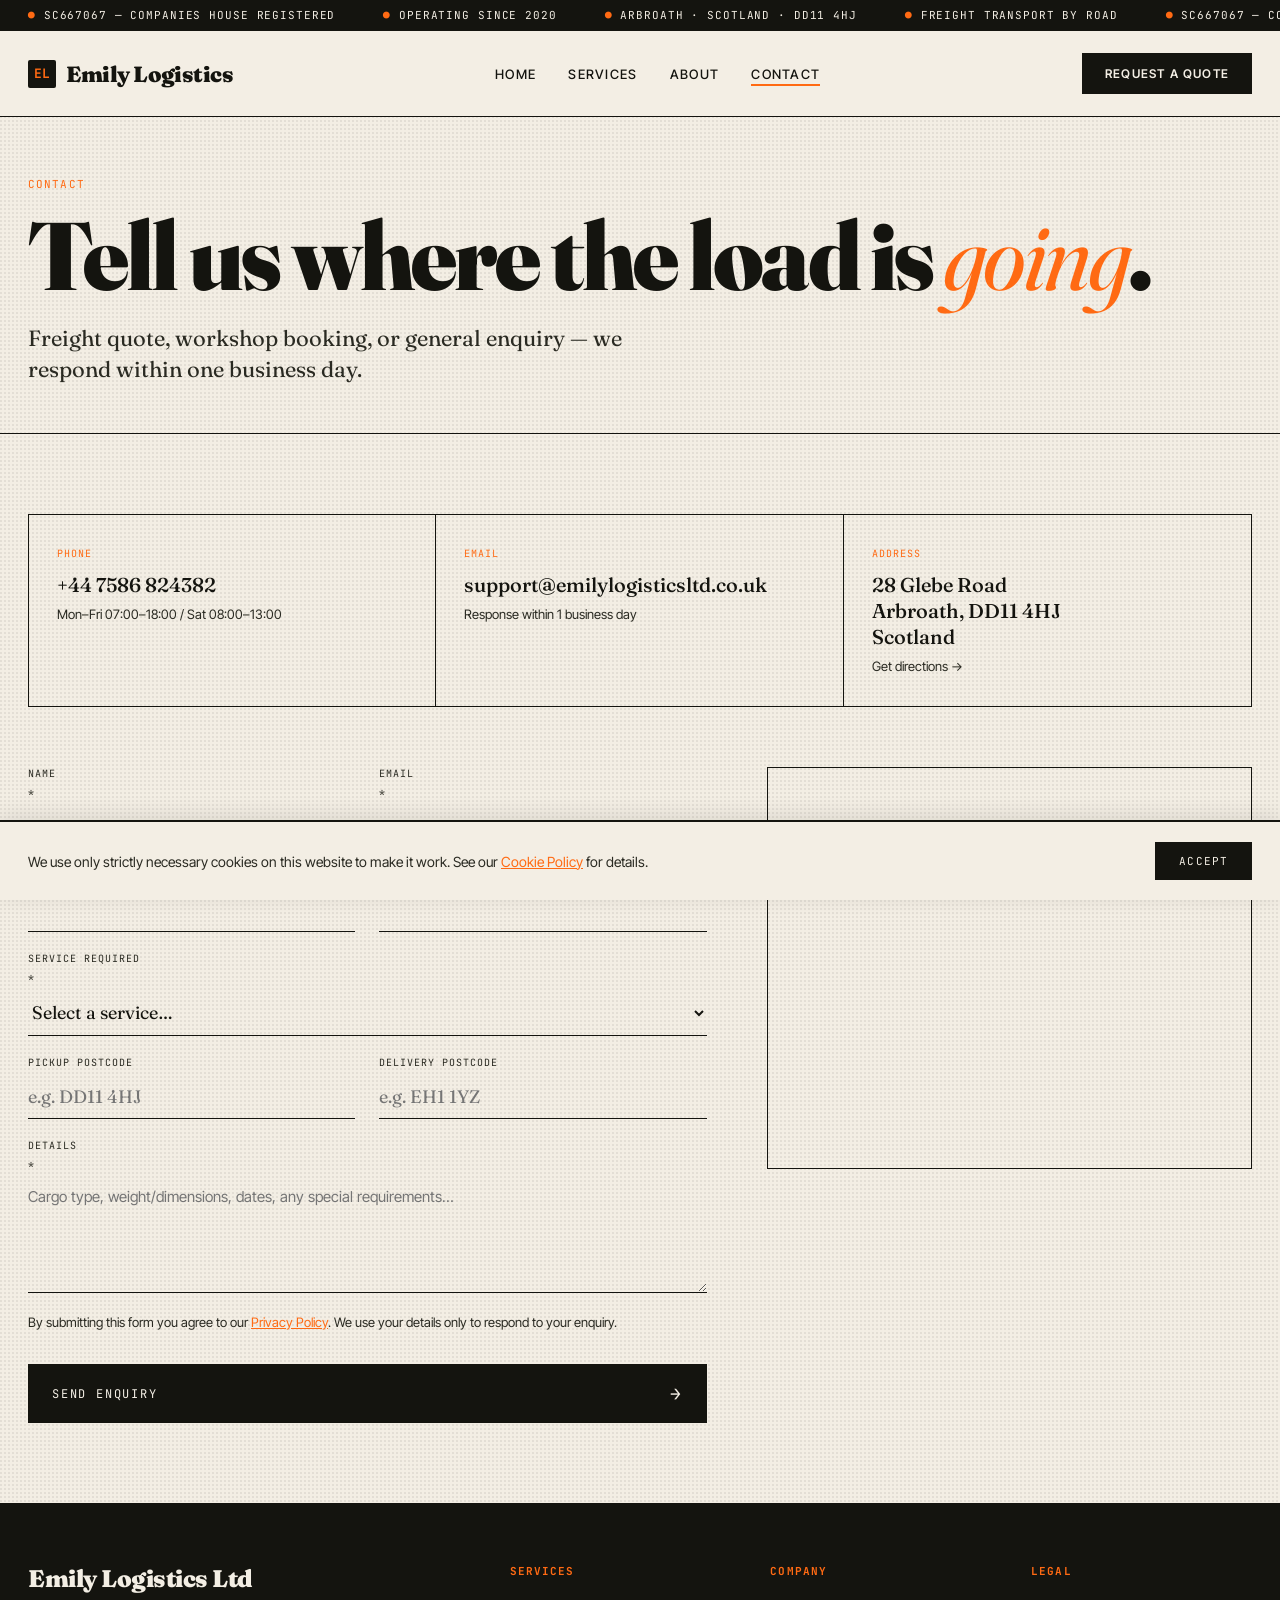
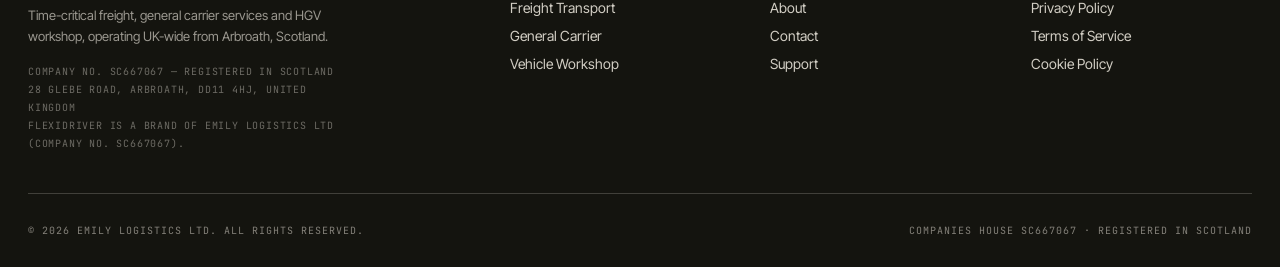
<file: contact.html>
<!DOCTYPE html>
<html lang="en">
<head>
  <meta charset="UTF-8">
  <meta name="viewport" content="width=device-width, initial-scale=1.0">
  <title>Contact &mdash; Emily Logistics Ltd</title>
  <meta name="description" content="Contact Emily Logistics Ltd for freight quotes, workshop bookings or general enquiries. Based at 28 Glebe Road, Arbroath, Scotland.">
  <meta name="author" content="Emily Logistics Ltd">
  <meta name="robots" content="index, follow">
  <link rel="canonical" href="https://emilylogisticsltd.co.uk/contact.html">
  <link rel="icon" type="image/svg+xml" href="/favicon.svg">
  <link rel="stylesheet" href="/styles.css">
  <meta property="og:title" content="Contact &mdash; Emily Logistics Ltd">
  <meta property="og:description" content="Contact Emily Logistics Ltd for freight quotes, workshop bookings or general enquiries.">
  <meta property="og:url" content="https://emilylogisticsltd.co.uk/contact.html">
  <meta property="og:type" content="website">
  <meta property="og:site_name" content="Emily Logistics Ltd">
  <meta name="twitter:card" content="summary_large_image">
  <meta name="twitter:title" content="Contact &mdash; Emily Logistics Ltd">
  <meta name="twitter:description" content="Contact Emily Logistics Ltd for freight quotes and enquiries.">
  <link rel="preconnect" href="https://fonts.googleapis.com">
  <link rel="preconnect" href="https://fonts.gstatic.com" crossorigin>
  <link href="https://fonts.googleapis.com/css2?family=Fraunces:opsz,wght@9..144,400;9..144,500;9..144,700;9..144,900&family=JetBrains+Mono:wght@400;500&family=Inter+Tight:wght@300;400;500;600&display=swap" rel="stylesheet">
</head>
<body>

<!-- TOP BAR -->
<div class="topbar">
  <div class="marquee">
    <span class="dot">SC667067 &mdash; Companies House Registered</span>
    <span class="dot">Operating Since 2020</span>
    <span class="dot">Arbroath &middot; Scotland &middot; DD11 4HJ</span>
    <span class="dot">Freight Transport by Road</span>
    <span class="dot">SC667067 &mdash; Companies House Registered</span>
    <span class="dot">Operating Since 2020</span>
    <span class="dot">Arbroath &middot; Scotland &middot; DD11 4HJ</span>
    <span class="dot">Freight Transport by Road</span>
  </div>
</div>

<!-- NAV -->
<nav class="site-nav">
  <a href="/" class="logo" aria-label="Emily Logistics Ltd home">
    <span class="mark">EL</span>
    Emily Logistics
  </a>
  <ul class="nav-links">
    <li><a href="/">Home</a></li>
    <li><a href="/services.html">Services</a></li>
    <li><a href="/about.html">About</a></li>
    <li><a href="/contact.html" aria-current="page">Contact</a></li>
  </ul>
  <a href="/contact.html" class="nav-cta">Request a Quote</a>
</nav>

<!-- PAGE HERO -->
<section class="page-hero">
  <div class="eyebrow">Contact</div>
  <h1>Tell us where the load is <em>going</em>.</h1>
  <p class="hero-sub">Freight quote, workshop booking, or general enquiry &mdash; we respond within one business day.</p>
</section>

<!-- CONTACT PANEL -->
<section class="contact-panel">
  <div class="contact-panel-inner">

    <!-- CONTACT CHANNELS -->
    <div class="contact-channels">
      <div class="contact-channel">
        <div class="label">Phone</div>
        <div class="value"><a href="tel:+447586824382">+44 7586 824382</a></div>
        <div class="meta">Mon&ndash;Fri 07:00&ndash;18:00 / Sat 08:00&ndash;13:00</div>
      </div>

      <div class="contact-channel">
        <div class="label">Email</div>
        <div class="value"><a href="mailto:support@emilylogisticsltd.co.uk">support@emilylogisticsltd.co.uk</a></div>
        <div class="meta">Response within 1 business day</div>
      </div>

      <div class="contact-channel">
        <div class="label">Address</div>
        <div class="value">28 Glebe Road<br>Arbroath, DD11 4HJ<br>Scotland</div>
        <div class="meta"><a href="https://www.google.com/maps/dir/?api=1&amp;destination=28+Glebe+Road,+Arbroath,+DD11+4HJ" target="_blank" rel="noopener noreferrer">Get directions &rarr;</a></div>
      </div>
    </div>

    <!-- CONTACT FORM + MAP -->
    <div class="contact-form-section">

      <!-- LEFT: FORM -->
      <form action="https://formspree.io/f/REPLACE_WITH_FORMSPREE_ID" method="POST" class="enquiry-form">
        <input type="text" name="_gotcha" style="display:none" tabindex="-1" autocomplete="off">
        <input type="hidden" name="_subject" value="New enquiry from emilylogisticsltd.co.uk">

        <div class="form-row">
          <label>Name <span aria-hidden="true">*</span>
            <input type="text" name="name" required autocomplete="name">
          </label>
          <label>Email <span aria-hidden="true">*</span>
            <input type="email" name="email" required autocomplete="email">
          </label>
        </div>

        <div class="form-row">
          <label>Phone
            <input type="tel" name="phone" autocomplete="tel">
          </label>
          <label>Company
            <input type="text" name="company" autocomplete="organization">
          </label>
        </div>

        <label>Service required <span aria-hidden="true">*</span>
          <select name="service" id="service-select" required>
            <option value="">Select a service&hellip;</option>
            <option value="freight">Freight Transport (FTL/LTL/Same-day)</option>
            <option value="carrier">General Carrier (Plant/Multi-drop)</option>
            <option value="workshop">Vehicle Workshop (HGV/MOT/Repair)</option>
            <option value="other">Other / general enquiry</option>
          </select>
        </label>

        <div class="form-row">
          <label>Pickup postcode
            <input type="text" name="pickup_postcode" placeholder="e.g. DD11 4HJ">
          </label>
          <label>Delivery postcode
            <input type="text" name="delivery_postcode" placeholder="e.g. EH1 1YZ">
          </label>
        </div>

        <label>Details <span aria-hidden="true">*</span>
          <textarea name="message" rows="5" required placeholder="Cargo type, weight/dimensions, dates, any special requirements&hellip;"></textarea>
        </label>

        <p class="form-consent">By submitting this form you agree to our <a href="/privacy.html">Privacy Policy</a>. We use your details only to respond to your enquiry.</p>

        <button type="submit" class="form-submit">Send enquiry</button>
      </form>

      <!-- RIGHT: MAP -->
      <div class="contact-map">
        <iframe src="https://www.google.com/maps?q=28+Glebe+Road,+Arbroath,+DD11+4HJ&amp;output=embed" loading="lazy" referrerpolicy="no-referrer-when-downgrade" title="Emily Logistics Ltd location"></iframe>
      </div>

    </div>

  </div>
</section>

<!-- FOOTER -->
<footer class="site-footer">
  <div class="footer-grid">
    <div class="footer-brand">
      <div class="footer-logo">Emily Logistics Ltd</div>
      <p>Time-critical freight, general carrier services and HGV workshop, operating UK-wide from Arbroath, Scotland.</p>
      <p class="footer-meta">
        Company No. SC667067 &mdash; Registered in Scotland<br>
        28 Glebe Road, Arbroath, DD11 4HJ, United Kingdom<br>
        <a href="https://www.flexidriver-ltd.co.uk/">FlexiDriver</a> is a brand of EMILY LOGISTICS LTD (Company No. SC667067).
      </p>
    </div>

    <div class="footer-col">
      <h4>Services</h4>
      <ul>
        <li><a href="/services.html#freight">Freight Transport</a></li>
        <li><a href="/services.html#carrier">General Carrier</a></li>
        <li><a href="/services.html#workshop">Vehicle Workshop</a></li>
      </ul>
    </div>

    <div class="footer-col">
      <h4>Company</h4>
      <ul>
        <li><a href="/about.html">About</a></li>
        <li><a href="/contact.html">Contact</a></li>
        <li><a href="/support.html">Support</a></li>
      </ul>
    </div>

    <div class="footer-col">
      <h4>Legal</h4>
      <ul>
        <li><a href="/privacy.html">Privacy Policy</a></li>
        <li><a href="/terms.html">Terms of Service</a></li>
        <li><a href="/cookies.html">Cookie Policy</a></li>
      </ul>
    </div>
  </div>

  <div class="footer-bottom">
    <span>&copy; 2026 Emily Logistics Ltd. All rights reserved.</span>
    <span>Companies House SC667067 &middot; Registered in Scotland</span>
  </div>
</footer>

<!-- COOKIE BANNER -->
<div id="cookie-banner" class="cookie-banner" hidden>
  <div class="cookie-banner-inner">
    <p>We use only strictly necessary cookies on this website to make it work. See our <a href="/cookies.html">Cookie Policy</a> for details.</p>
    <button type="button" id="cookie-accept" class="cookie-accept">Accept</button>
  </div>
</div>
<script>
  (function() {
    var KEY = 'cookie_consent';
    var banner = document.getElementById('cookie-banner');
    if (!banner) return;
    if (!localStorage.getItem(KEY)) {
      banner.hidden = false;
    }
    document.getElementById('cookie-accept').addEventListener('click', function() {
      localStorage.setItem(KEY, '1');
      banner.hidden = true;
    });
  })();
</script>

<!-- PRE-SELECT SERVICE FROM QUERY STRING -->
<script>
  (function() {
    var params = new URLSearchParams(window.location.search);
    var service = params.get('service');
    if (service) {
      var select = document.getElementById('service-select');
      if (select) {
        for (var i = 0; i < select.options.length; i++) {
          if (select.options[i].value === service) {
            select.selectedIndex = i;
            break;
          }
        }
      }
    }
  })();
</script>

</body>
</html>
</file>
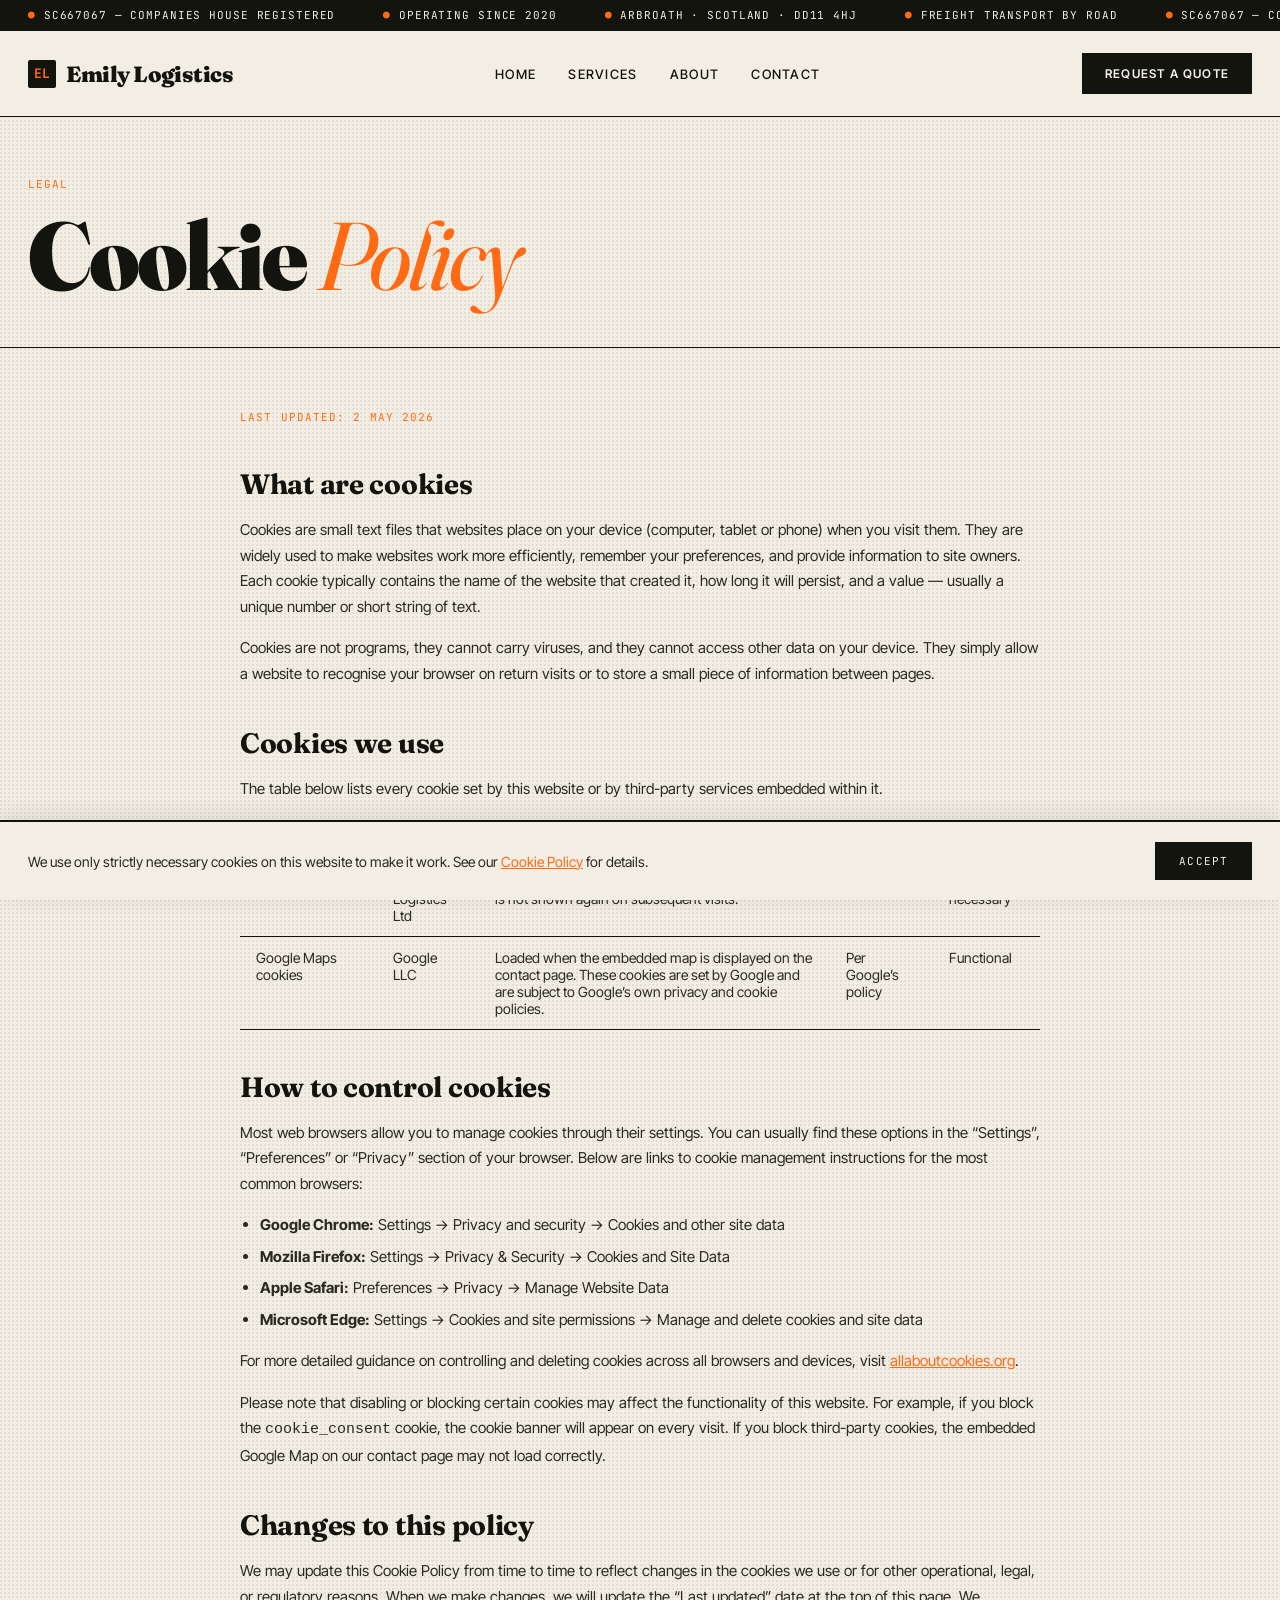
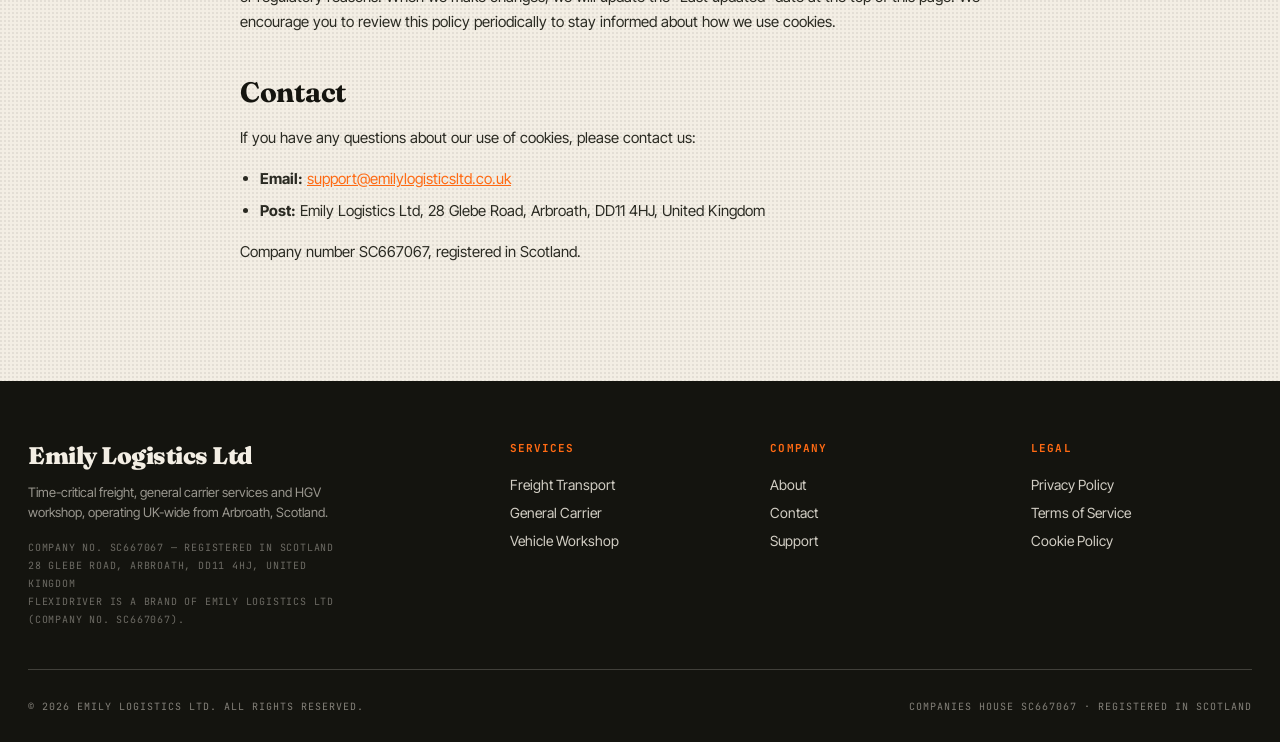
<file: cookies.html>
<!DOCTYPE html>
<html lang="en">
<head>
  <meta charset="UTF-8">
  <meta name="viewport" content="width=device-width, initial-scale=1.0">
  <title>Cookie Policy — Emily Logistics Ltd</title>
  <meta name="description" content="Information about the cookies used on the Emily Logistics Ltd website and how to control them.">
  <meta name="author" content="Emily Logistics Ltd">
  <meta name="robots" content="index, follow">
  <link rel="canonical" href="https://emilylogisticsltd.co.uk/cookies.html">
  <link rel="icon" type="image/svg+xml" href="/favicon.svg">
  <link rel="stylesheet" href="/styles.css">
  <meta property="og:title" content="Cookie Policy — Emily Logistics Ltd">
  <meta property="og:description" content="Cookie information for the Emily Logistics Ltd website.">
  <meta property="og:url" content="https://emilylogisticsltd.co.uk/cookies.html">
  <meta property="og:type" content="website">
  <meta property="og:site_name" content="Emily Logistics Ltd">
  <meta name="twitter:card" content="summary_large_image">
  <meta name="twitter:title" content="Cookie Policy — Emily Logistics Ltd">
  <meta name="twitter:description" content="Cookie information for the Emily Logistics Ltd website.">
  <link rel="preconnect" href="https://fonts.googleapis.com">
  <link rel="preconnect" href="https://fonts.gstatic.com" crossorigin>
  <link href="https://fonts.googleapis.com/css2?family=Fraunces:opsz,wght@9..144,400;9..144,500;9..144,700;9..144,900&family=JetBrains+Mono:wght@400;500&family=Inter+Tight:wght@300;400;500;600&display=swap" rel="stylesheet">
</head>
<body>

<!-- TOP BAR -->
<div class="topbar">
  <div class="marquee">
    <span class="dot">SC667067 — Companies House Registered</span>
    <span class="dot">Operating Since 2020</span>
    <span class="dot">Arbroath · Scotland · DD11 4HJ</span>
    <span class="dot">Freight Transport by Road</span>
    <span class="dot">SC667067 — Companies House Registered</span>
    <span class="dot">Operating Since 2020</span>
    <span class="dot">Arbroath · Scotland · DD11 4HJ</span>
    <span class="dot">Freight Transport by Road</span>
  </div>
</div>

<!-- NAV -->
<nav class="site-nav">
  <a href="/" class="logo" aria-label="Emily Logistics Ltd home">
    <span class="mark">EL</span>
    Emily Logistics
  </a>
  <ul class="nav-links">
    <li><a href="/">Home</a></li>
    <li><a href="/services.html">Services</a></li>
    <li><a href="/about.html">About</a></li>
    <li><a href="/contact.html">Contact</a></li>
  </ul>
  <a href="/contact.html" class="nav-cta">Request a Quote</a>
</nav>

<!-- PAGE HERO -->
<section class="page-hero">
  <div class="eyebrow">Legal</div>
  <h1>Cookie <em>Policy</em></h1>
</section>

<!-- COOKIE POLICY CONTENT -->
<section class="legal-page">
  <div class="legal-inner">

    <p class="last-updated">Last updated: 2 May 2026</p>

    <!-- 1. What are cookies -->
    <h2>What are cookies</h2>
    <p>Cookies are small text files that websites place on your device (computer, tablet or phone) when you visit them. They are widely used to make websites work more efficiently, remember your preferences, and provide information to site owners. Each cookie typically contains the name of the website that created it, how long it will persist, and a value &mdash; usually a unique number or short string of text.</p>
    <p>Cookies are not programs, they cannot carry viruses, and they cannot access other data on your device. They simply allow a website to recognise your browser on return visits or to store a small piece of information between pages.</p>

    <!-- 2. Cookies we use -->
    <h2>Cookies we use</h2>
    <p>The table below lists every cookie set by this website or by third-party services embedded within it.</p>

    <div class="table-wrap">
      <table>
        <thead>
          <tr>
            <th>Cookie</th>
            <th>Provider</th>
            <th>Purpose</th>
            <th>Duration</th>
            <th>Type</th>
          </tr>
        </thead>
        <tbody>
          <tr>
            <td>cookie_consent</td>
            <td>Emily Logistics Ltd</td>
            <td>Stores your cookie banner acceptance so the banner is not shown again on subsequent visits.</td>
            <td>12 months</td>
            <td>Strictly necessary</td>
          </tr>
          <tr>
            <td>Google Maps cookies</td>
            <td>Google LLC</td>
            <td>Loaded when the embedded map is displayed on the contact page. These cookies are set by Google and are subject to Google&rsquo;s own privacy and cookie policies.</td>
            <td>Per Google&rsquo;s policy</td>
            <td>Functional</td>
          </tr>
        </tbody>
      </table>
    </div>

    <!-- 3. How to control cookies -->
    <h2>How to control cookies</h2>
    <p>Most web browsers allow you to manage cookies through their settings. You can usually find these options in the &ldquo;Settings&rdquo;, &ldquo;Preferences&rdquo; or &ldquo;Privacy&rdquo; section of your browser. Below are links to cookie management instructions for the most common browsers:</p>
    <ul>
      <li><strong>Google Chrome:</strong> Settings &rarr; Privacy and security &rarr; Cookies and other site data</li>
      <li><strong>Mozilla Firefox:</strong> Settings &rarr; Privacy &amp; Security &rarr; Cookies and Site Data</li>
      <li><strong>Apple Safari:</strong> Preferences &rarr; Privacy &rarr; Manage Website Data</li>
      <li><strong>Microsoft Edge:</strong> Settings &rarr; Cookies and site permissions &rarr; Manage and delete cookies and site data</li>
    </ul>
    <p>For more detailed guidance on controlling and deleting cookies across all browsers and devices, visit <a href="https://www.allaboutcookies.org" target="_blank" rel="noopener noreferrer">allaboutcookies.org</a>.</p>
    <p>Please note that disabling or blocking certain cookies may affect the functionality of this website. For example, if you block the <code>cookie_consent</code> cookie, the cookie banner will appear on every visit. If you block third-party cookies, the embedded Google Map on our contact page may not load correctly.</p>

    <!-- 4. Changes to this policy -->
    <h2>Changes to this policy</h2>
    <p>We may update this Cookie Policy from time to time to reflect changes in the cookies we use or for other operational, legal, or regulatory reasons. When we make changes, we will update the &ldquo;Last updated&rdquo; date at the top of this page. We encourage you to review this policy periodically to stay informed about how we use cookies.</p>

    <!-- 5. Contact -->
    <h2>Contact</h2>
    <p>If you have any questions about our use of cookies, please contact us:</p>
    <ul>
      <li><strong>Email:</strong> <a href="mailto:support@emilylogisticsltd.co.uk">support@emilylogisticsltd.co.uk</a></li>
      <li><strong>Post:</strong> Emily Logistics Ltd, 28 Glebe Road, Arbroath, DD11 4HJ, United Kingdom</li>
    </ul>
    <p>Company number SC667067, registered in Scotland.</p>

  </div>
</section>

<!-- FOOTER -->
<footer class="site-footer">
  <div class="footer-grid">
    <div class="footer-brand">
      <div class="footer-logo">Emily Logistics Ltd</div>
      <p>Time-critical freight, general carrier services and HGV workshop, operating UK-wide from Arbroath, Scotland.</p>
      <p class="footer-meta">
        Company No. SC667067 &mdash; Registered in Scotland<br>
        28 Glebe Road, Arbroath, DD11 4HJ, United Kingdom<br>
        <a href="https://www.flexidriver-ltd.co.uk/">FlexiDriver</a> is a brand of EMILY LOGISTICS LTD (Company No. SC667067).
      </p>
    </div>

    <div class="footer-col">
      <h4>Services</h4>
      <ul>
        <li><a href="/services.html#freight">Freight Transport</a></li>
        <li><a href="/services.html#carrier">General Carrier</a></li>
        <li><a href="/services.html#workshop">Vehicle Workshop</a></li>
      </ul>
    </div>

    <div class="footer-col">
      <h4>Company</h4>
      <ul>
        <li><a href="/about.html">About</a></li>
        <li><a href="/contact.html">Contact</a></li>
        <li><a href="/support.html">Support</a></li>
      </ul>
    </div>

    <div class="footer-col">
      <h4>Legal</h4>
      <ul>
        <li><a href="/privacy.html">Privacy Policy</a></li>
        <li><a href="/terms.html">Terms of Service</a></li>
        <li><a href="/cookies.html">Cookie Policy</a></li>
      </ul>
    </div>
  </div>

  <div class="footer-bottom">
    <span>&copy; 2026 Emily Logistics Ltd. All rights reserved.</span>
    <span>Companies House SC667067 &middot; Registered in Scotland</span>
  </div>
</footer>

<!-- COOKIE BANNER -->
<div id="cookie-banner" class="cookie-banner" hidden>
  <div class="cookie-banner-inner">
    <p>We use only strictly necessary cookies on this website to make it work. See our <a href="/cookies.html">Cookie Policy</a> for details.</p>
    <button type="button" id="cookie-accept" class="cookie-accept">Accept</button>
  </div>
</div>
<script>
  (function() {
    var KEY = 'cookie_consent';
    var banner = document.getElementById('cookie-banner');
    if (!banner) return;
    if (!localStorage.getItem(KEY)) {
      banner.hidden = false;
    }
    document.getElementById('cookie-accept').addEventListener('click', function() {
      localStorage.setItem(KEY, '1');
      banner.hidden = true;
    });
  })();
</script>

</body>
</html>
</file>
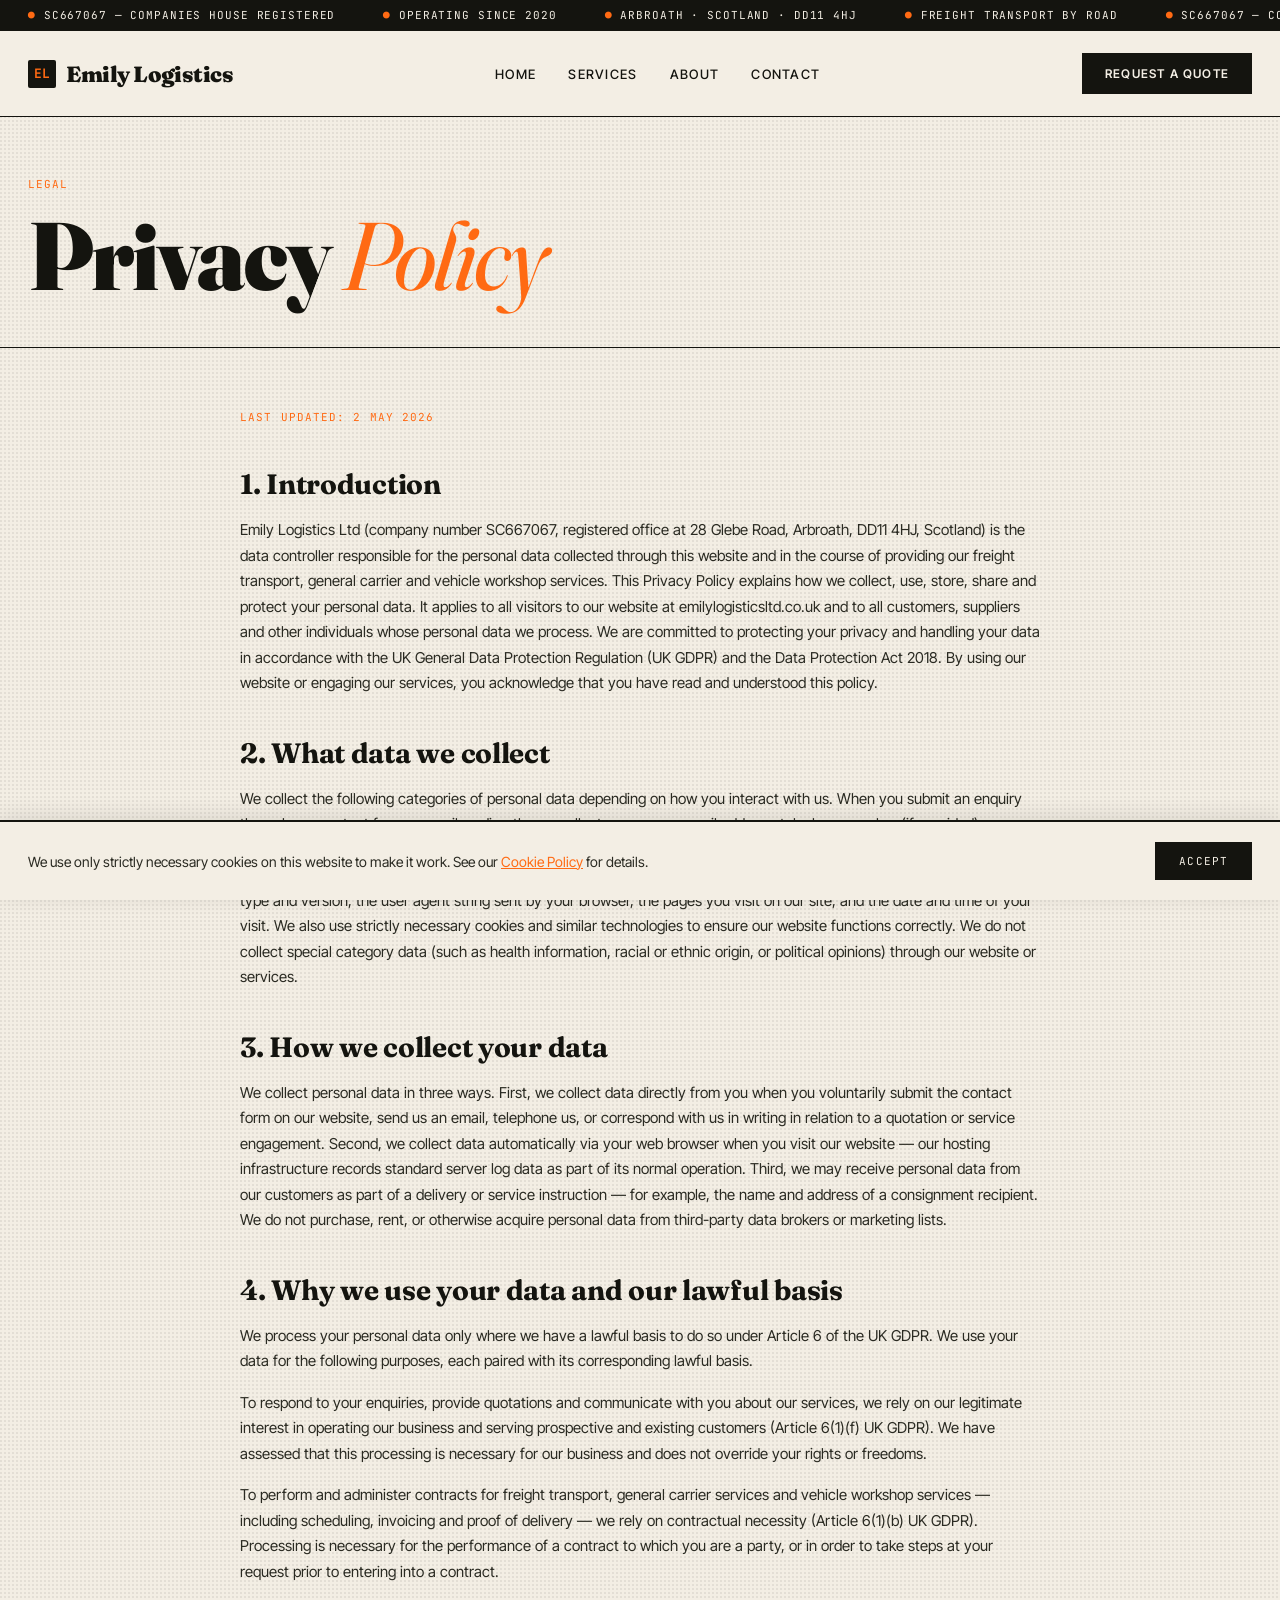
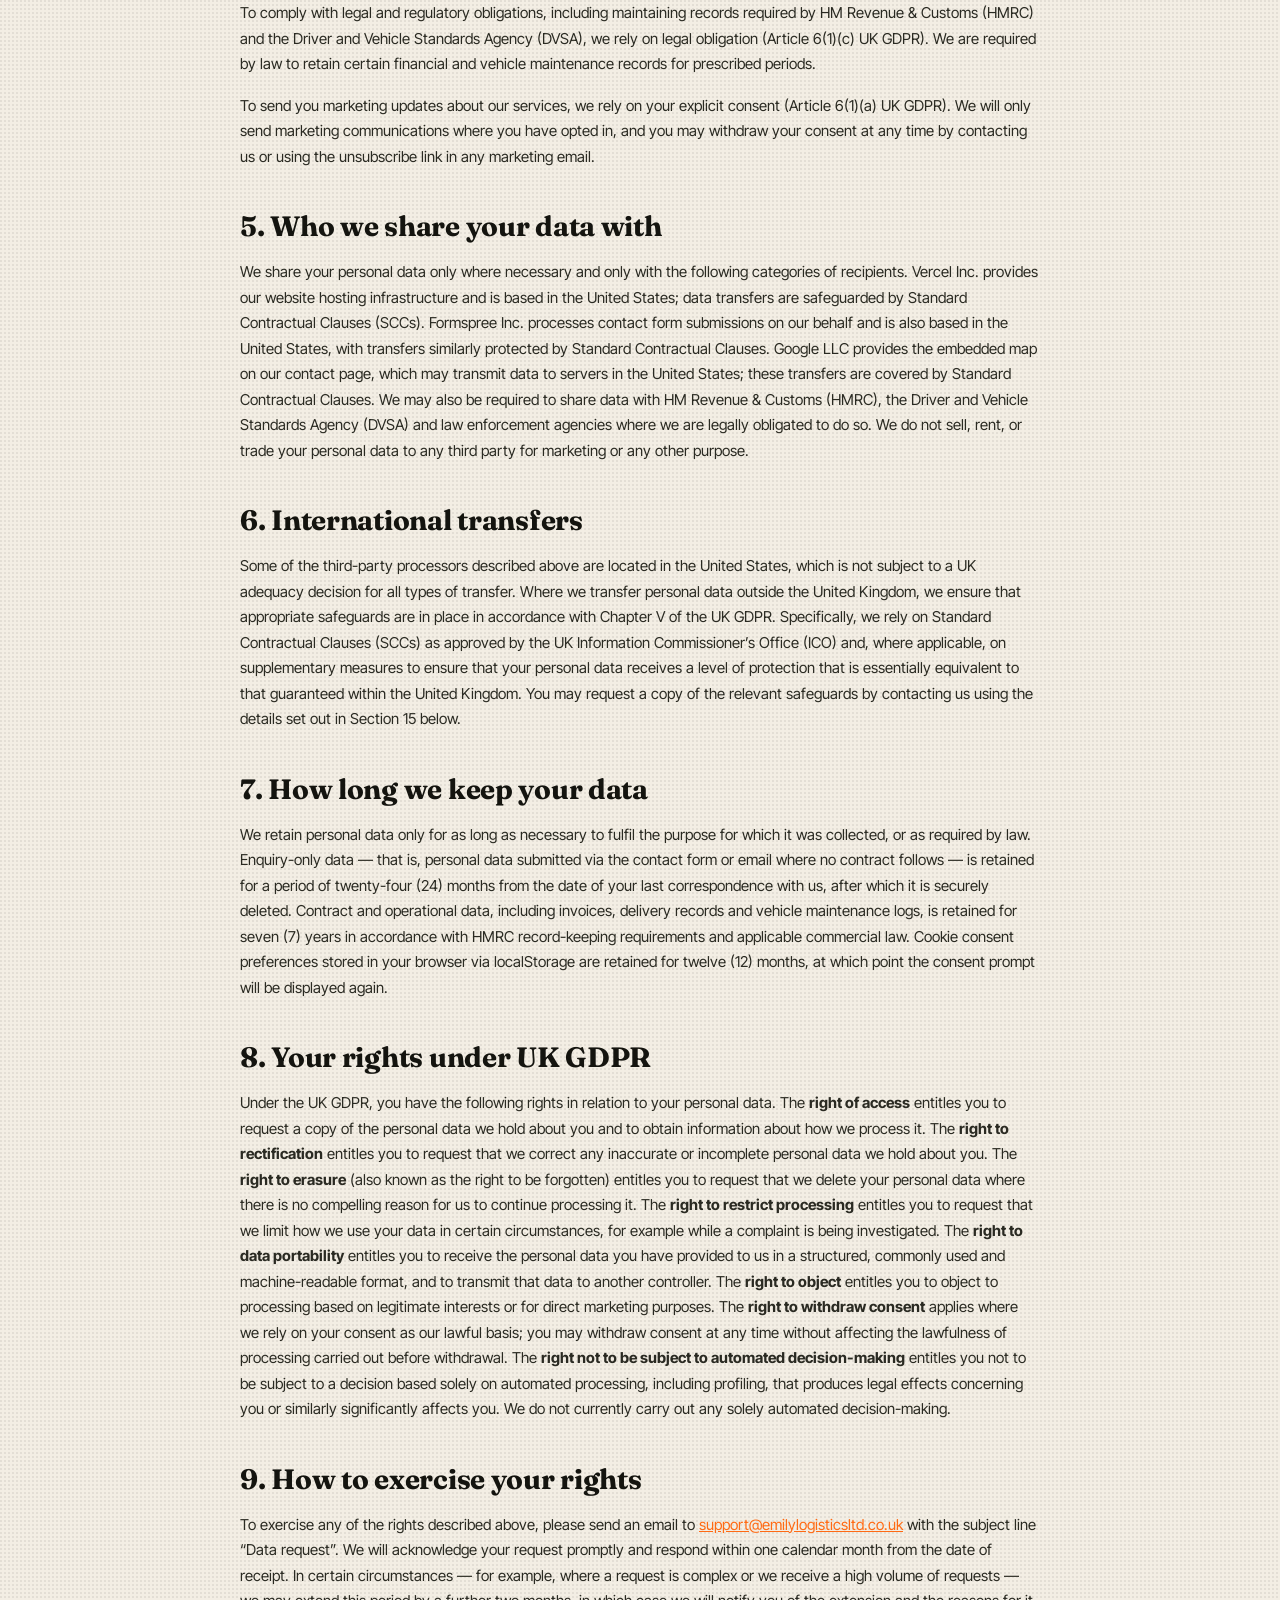
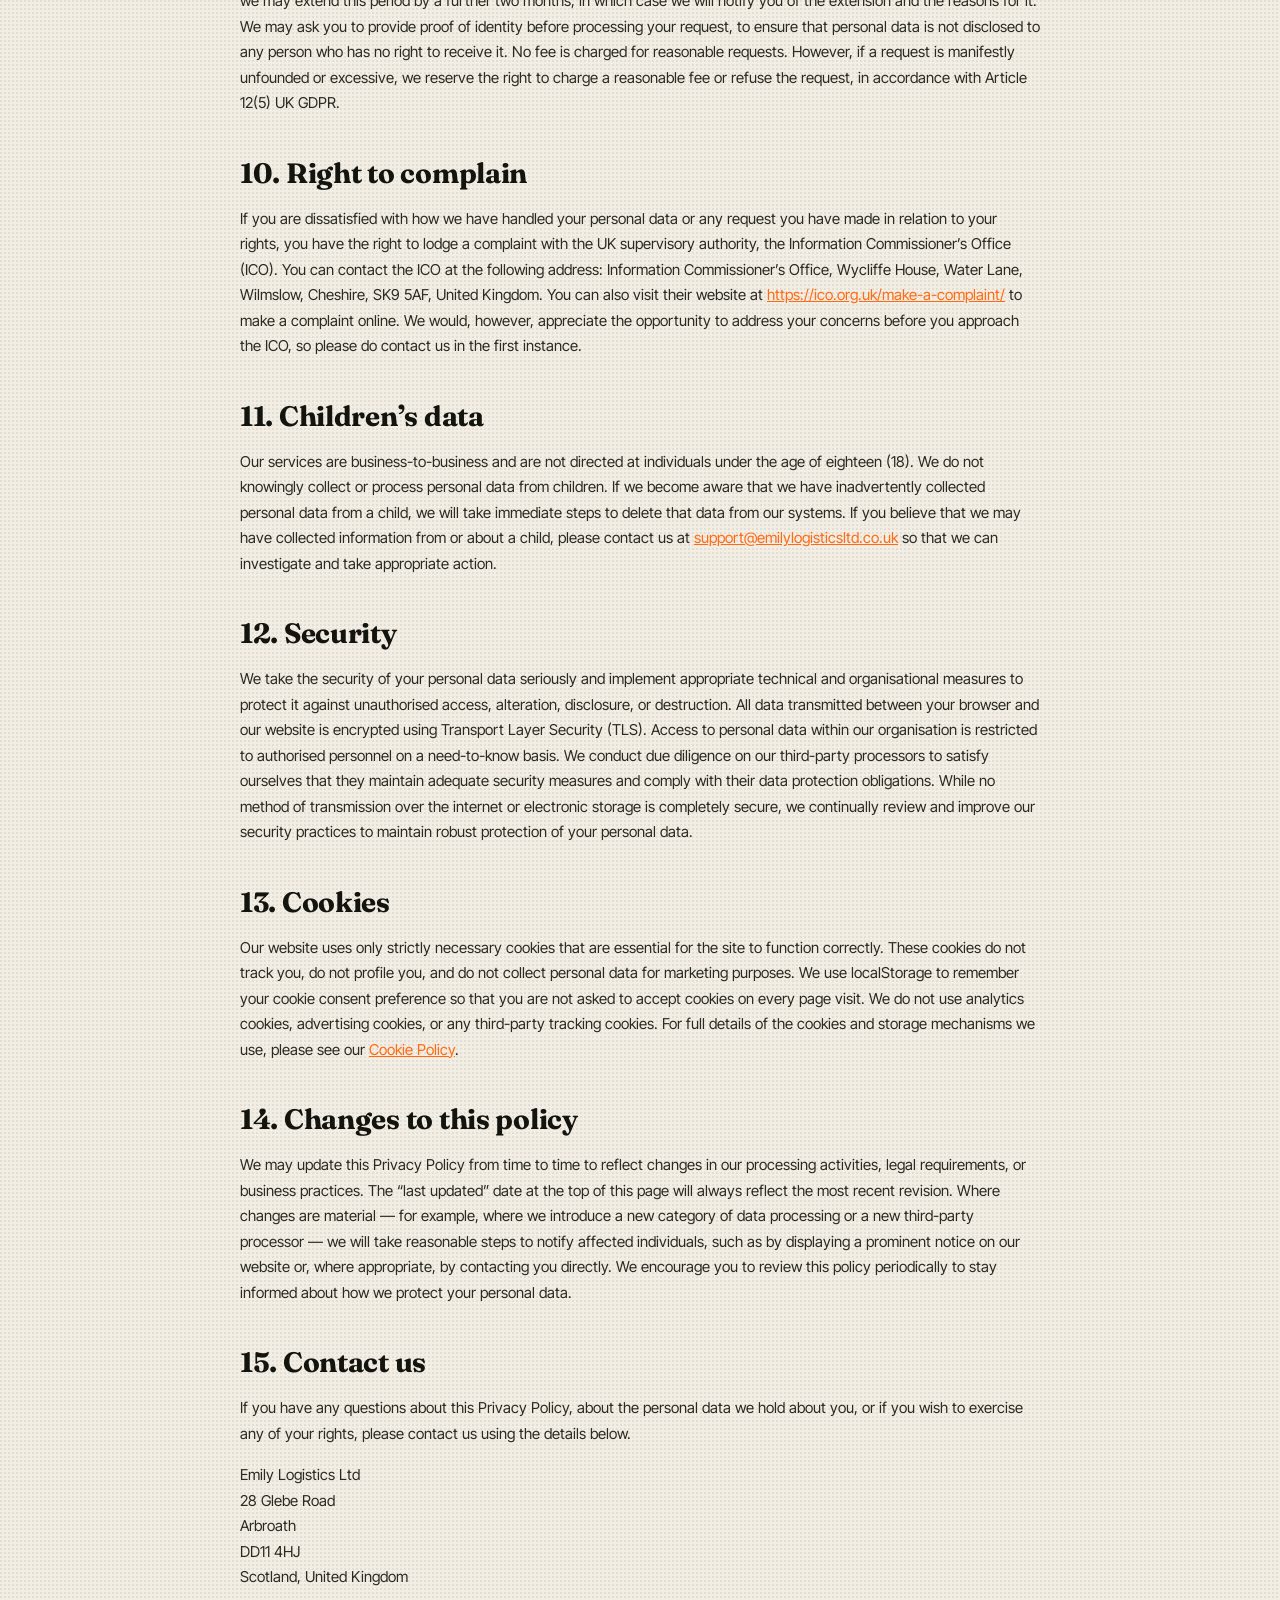
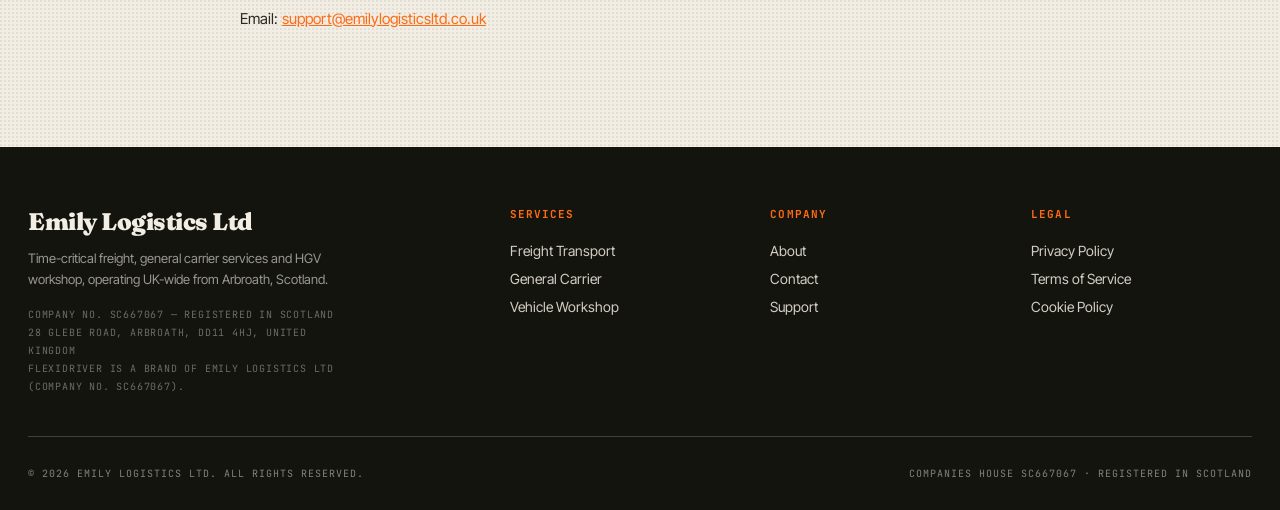
<file: privacy.html>
<!DOCTYPE html>
<html lang="en">
<head>
  <meta charset="UTF-8">
  <meta name="viewport" content="width=device-width, initial-scale=1.0">
  <title>Privacy Policy — Emily Logistics Ltd</title>
  <meta name="description" content="How Emily Logistics Ltd collects, uses and protects your personal data under UK GDPR and the Data Protection Act 2018.">
  <meta name="author" content="Emily Logistics Ltd">
  <meta name="robots" content="index, follow">
  <link rel="canonical" href="https://emilylogisticsltd.co.uk/privacy.html">
  <link rel="icon" type="image/svg+xml" href="/favicon.svg">
  <link rel="stylesheet" href="/styles.css">
  <meta property="og:title" content="Privacy Policy — Emily Logistics Ltd">
  <meta property="og:description" content="How Emily Logistics Ltd collects, uses and protects your personal data under UK GDPR.">
  <meta property="og:url" content="https://emilylogisticsltd.co.uk/privacy.html">
  <meta property="og:type" content="website">
  <meta property="og:site_name" content="Emily Logistics Ltd">
  <meta name="twitter:card" content="summary_large_image">
  <meta name="twitter:title" content="Privacy Policy — Emily Logistics Ltd">
  <meta name="twitter:description" content="How Emily Logistics Ltd collects, uses and protects your personal data.">
  <link rel="preconnect" href="https://fonts.googleapis.com">
  <link rel="preconnect" href="https://fonts.gstatic.com" crossorigin>
  <link href="https://fonts.googleapis.com/css2?family=Fraunces:opsz,wght@9..144,400;9..144,500;9..144,700;9..144,900&family=JetBrains+Mono:wght@400;500&family=Inter+Tight:wght@300;400;500;600&display=swap" rel="stylesheet">
</head>
<body>

<!-- TOP BAR -->
<div class="topbar">
  <div class="marquee">
    <span class="dot">SC667067 — Companies House Registered</span>
    <span class="dot">Operating Since 2020</span>
    <span class="dot">Arbroath · Scotland · DD11 4HJ</span>
    <span class="dot">Freight Transport by Road</span>
    <span class="dot">SC667067 — Companies House Registered</span>
    <span class="dot">Operating Since 2020</span>
    <span class="dot">Arbroath · Scotland · DD11 4HJ</span>
    <span class="dot">Freight Transport by Road</span>
  </div>
</div>

<!-- NAV -->
<nav class="site-nav">
  <a href="/" class="logo" aria-label="Emily Logistics Ltd home">
    <span class="mark">EL</span>
    Emily Logistics
  </a>
  <ul class="nav-links">
    <li><a href="/">Home</a></li>
    <li><a href="/services.html">Services</a></li>
    <li><a href="/about.html">About</a></li>
    <li><a href="/contact.html">Contact</a></li>
  </ul>
  <a href="/contact.html" class="nav-cta">Request a Quote</a>
</nav>

<!-- PAGE HERO -->
<section class="page-hero">
  <div class="eyebrow">Legal</div>
  <h1>Privacy <em>Policy</em></h1>
</section>

<!-- LEGAL CONTENT -->
<section class="legal-page">
  <div class="legal-inner">
    <p class="last-updated">Last updated: 2 May 2026</p>

    <h2>1. Introduction</h2>
    <p>Emily Logistics Ltd (company number SC667067, registered office at 28 Glebe Road, Arbroath, DD11 4HJ, Scotland) is the data controller responsible for the personal data collected through this website and in the course of providing our freight transport, general carrier and vehicle workshop services. This Privacy Policy explains how we collect, use, store, share and protect your personal data. It applies to all visitors to our website at emilylogisticsltd.co.uk and to all customers, suppliers and other individuals whose personal data we process. We are committed to protecting your privacy and handling your data in accordance with the UK General Data Protection Regulation (UK GDPR) and the Data Protection Act 2018. By using our website or engaging our services, you acknowledge that you have read and understood this policy.</p>

    <h2>2. What data we collect</h2>
    <p>We collect the following categories of personal data depending on how you interact with us. When you submit an enquiry through our contact form or email us directly, we collect your name, email address, telephone number (if provided), company name (if provided), postal or delivery postcodes, and the content of your message. When you visit our website, our hosting provider automatically records server log data, which may include your Internet Protocol (IP) address, browser type and version, the user agent string sent by your browser, the pages you visit on our site, and the date and time of your visit. We also use strictly necessary cookies and similar technologies to ensure our website functions correctly. We do not collect special category data (such as health information, racial or ethnic origin, or political opinions) through our website or services.</p>

    <h2>3. How we collect your data</h2>
    <p>We collect personal data in three ways. First, we collect data directly from you when you voluntarily submit the contact form on our website, send us an email, telephone us, or correspond with us in writing in relation to a quotation or service engagement. Second, we collect data automatically via your web browser when you visit our website &mdash; our hosting infrastructure records standard server log data as part of its normal operation. Third, we may receive personal data from our customers as part of a delivery or service instruction &mdash; for example, the name and address of a consignment recipient. We do not purchase, rent, or otherwise acquire personal data from third-party data brokers or marketing lists.</p>

    <h2>4. Why we use your data and our lawful basis</h2>
    <p>We process your personal data only where we have a lawful basis to do so under Article 6 of the UK GDPR. We use your data for the following purposes, each paired with its corresponding lawful basis.</p>
    <p>To respond to your enquiries, provide quotations and communicate with you about our services, we rely on our legitimate interest in operating our business and serving prospective and existing customers (Article 6(1)(f) UK GDPR). We have assessed that this processing is necessary for our business and does not override your rights or freedoms.</p>
    <p>To perform and administer contracts for freight transport, general carrier services and vehicle workshop services &mdash; including scheduling, invoicing and proof of delivery &mdash; we rely on contractual necessity (Article 6(1)(b) UK GDPR). Processing is necessary for the performance of a contract to which you are a party, or in order to take steps at your request prior to entering into a contract.</p>
    <p>To comply with legal and regulatory obligations, including maintaining records required by HM Revenue &amp; Customs (HMRC) and the Driver and Vehicle Standards Agency (DVSA), we rely on legal obligation (Article 6(1)(c) UK GDPR). We are required by law to retain certain financial and vehicle maintenance records for prescribed periods.</p>
    <p>To send you marketing updates about our services, we rely on your explicit consent (Article 6(1)(a) UK GDPR). We will only send marketing communications where you have opted in, and you may withdraw your consent at any time by contacting us or using the unsubscribe link in any marketing email.</p>

    <h2>5. Who we share your data with</h2>
    <p>We share your personal data only where necessary and only with the following categories of recipients. Vercel Inc. provides our website hosting infrastructure and is based in the United States; data transfers are safeguarded by Standard Contractual Clauses (SCCs). Formspree Inc. processes contact form submissions on our behalf and is also based in the United States, with transfers similarly protected by Standard Contractual Clauses. Google LLC provides the embedded map on our contact page, which may transmit data to servers in the United States; these transfers are covered by Standard Contractual Clauses. We may also be required to share data with HM Revenue &amp; Customs (HMRC), the Driver and Vehicle Standards Agency (DVSA) and law enforcement agencies where we are legally obligated to do so. We do not sell, rent, or trade your personal data to any third party for marketing or any other purpose.</p>

    <h2>6. International transfers</h2>
    <p>Some of the third-party processors described above are located in the United States, which is not subject to a UK adequacy decision for all types of transfer. Where we transfer personal data outside the United Kingdom, we ensure that appropriate safeguards are in place in accordance with Chapter V of the UK GDPR. Specifically, we rely on Standard Contractual Clauses (SCCs) as approved by the UK Information Commissioner&rsquo;s Office (ICO) and, where applicable, on supplementary measures to ensure that your personal data receives a level of protection that is essentially equivalent to that guaranteed within the United Kingdom. You may request a copy of the relevant safeguards by contacting us using the details set out in Section 15 below.</p>

    <h2>7. How long we keep your data</h2>
    <p>We retain personal data only for as long as necessary to fulfil the purpose for which it was collected, or as required by law. Enquiry-only data &mdash; that is, personal data submitted via the contact form or email where no contract follows &mdash; is retained for a period of twenty-four (24) months from the date of your last correspondence with us, after which it is securely deleted. Contract and operational data, including invoices, delivery records and vehicle maintenance logs, is retained for seven (7) years in accordance with HMRC record-keeping requirements and applicable commercial law. Cookie consent preferences stored in your browser via localStorage are retained for twelve (12) months, at which point the consent prompt will be displayed again.</p>

    <h2>8. Your rights under UK GDPR</h2>
    <p>Under the UK GDPR, you have the following rights in relation to your personal data. The <strong>right of access</strong> entitles you to request a copy of the personal data we hold about you and to obtain information about how we process it. The <strong>right to rectification</strong> entitles you to request that we correct any inaccurate or incomplete personal data we hold about you. The <strong>right to erasure</strong> (also known as the right to be forgotten) entitles you to request that we delete your personal data where there is no compelling reason for us to continue processing it. The <strong>right to restrict processing</strong> entitles you to request that we limit how we use your data in certain circumstances, for example while a complaint is being investigated. The <strong>right to data portability</strong> entitles you to receive the personal data you have provided to us in a structured, commonly used and machine-readable format, and to transmit that data to another controller. The <strong>right to object</strong> entitles you to object to processing based on legitimate interests or for direct marketing purposes. The <strong>right to withdraw consent</strong> applies where we rely on your consent as our lawful basis; you may withdraw consent at any time without affecting the lawfulness of processing carried out before withdrawal. The <strong>right not to be subject to automated decision-making</strong> entitles you not to be subject to a decision based solely on automated processing, including profiling, that produces legal effects concerning you or similarly significantly affects you. We do not currently carry out any solely automated decision-making.</p>

    <h2>9. How to exercise your rights</h2>
    <p>To exercise any of the rights described above, please send an email to <a href="mailto:support@emilylogisticsltd.co.uk">support@emilylogisticsltd.co.uk</a> with the subject line &ldquo;Data request&rdquo;. We will acknowledge your request promptly and respond within one calendar month from the date of receipt. In certain circumstances &mdash; for example, where a request is complex or we receive a high volume of requests &mdash; we may extend this period by a further two months, in which case we will notify you of the extension and the reasons for it. We may ask you to provide proof of identity before processing your request, to ensure that personal data is not disclosed to any person who has no right to receive it. No fee is charged for reasonable requests. However, if a request is manifestly unfounded or excessive, we reserve the right to charge a reasonable fee or refuse the request, in accordance with Article 12(5) UK GDPR.</p>

    <h2>10. Right to complain</h2>
    <p>If you are dissatisfied with how we have handled your personal data or any request you have made in relation to your rights, you have the right to lodge a complaint with the UK supervisory authority, the Information Commissioner&rsquo;s Office (ICO). You can contact the ICO at the following address: Information Commissioner&rsquo;s Office, Wycliffe House, Water Lane, Wilmslow, Cheshire, SK9 5AF, United Kingdom. You can also visit their website at <a href="https://ico.org.uk/make-a-complaint/" rel="noopener noreferrer" target="_blank">https://ico.org.uk/make-a-complaint/</a> to make a complaint online. We would, however, appreciate the opportunity to address your concerns before you approach the ICO, so please do contact us in the first instance.</p>

    <h2>11. Children&rsquo;s data</h2>
    <p>Our services are business-to-business and are not directed at individuals under the age of eighteen (18). We do not knowingly collect or process personal data from children. If we become aware that we have inadvertently collected personal data from a child, we will take immediate steps to delete that data from our systems. If you believe that we may have collected information from or about a child, please contact us at <a href="mailto:support@emilylogisticsltd.co.uk">support@emilylogisticsltd.co.uk</a> so that we can investigate and take appropriate action.</p>

    <h2>12. Security</h2>
    <p>We take the security of your personal data seriously and implement appropriate technical and organisational measures to protect it against unauthorised access, alteration, disclosure, or destruction. All data transmitted between your browser and our website is encrypted using Transport Layer Security (TLS). Access to personal data within our organisation is restricted to authorised personnel on a need-to-know basis. We conduct due diligence on our third-party processors to satisfy ourselves that they maintain adequate security measures and comply with their data protection obligations. While no method of transmission over the internet or electronic storage is completely secure, we continually review and improve our security practices to maintain robust protection of your personal data.</p>

    <h2>13. Cookies</h2>
    <p>Our website uses only strictly necessary cookies that are essential for the site to function correctly. These cookies do not track you, do not profile you, and do not collect personal data for marketing purposes. We use localStorage to remember your cookie consent preference so that you are not asked to accept cookies on every page visit. We do not use analytics cookies, advertising cookies, or any third-party tracking cookies. For full details of the cookies and storage mechanisms we use, please see our <a href="/cookies.html">Cookie Policy</a>.</p>

    <h2>14. Changes to this policy</h2>
    <p>We may update this Privacy Policy from time to time to reflect changes in our processing activities, legal requirements, or business practices. The &ldquo;last updated&rdquo; date at the top of this page will always reflect the most recent revision. Where changes are material &mdash; for example, where we introduce a new category of data processing or a new third-party processor &mdash; we will take reasonable steps to notify affected individuals, such as by displaying a prominent notice on our website or, where appropriate, by contacting you directly. We encourage you to review this policy periodically to stay informed about how we protect your personal data.</p>

    <h2>15. Contact us</h2>
    <p>If you have any questions about this Privacy Policy, about the personal data we hold about you, or if you wish to exercise any of your rights, please contact us using the details below.</p>
    <p>
      Emily Logistics Ltd<br>
      28 Glebe Road<br>
      Arbroath<br>
      DD11 4HJ<br>
      Scotland, United Kingdom
    </p>
    <p>Email: <a href="mailto:support@emilylogisticsltd.co.uk">support@emilylogisticsltd.co.uk</a></p>
  </div>
</section>

<!-- FOOTER -->
<footer class="site-footer">
  <div class="footer-grid">
    <div class="footer-brand">
      <div class="footer-logo">Emily Logistics Ltd</div>
      <p>Time-critical freight, general carrier services and HGV workshop, operating UK-wide from Arbroath, Scotland.</p>
      <p class="footer-meta">
        Company No. SC667067 &mdash; Registered in Scotland<br>
        28 Glebe Road, Arbroath, DD11 4HJ, United Kingdom<br>
        <a href="https://www.flexidriver-ltd.co.uk/">FlexiDriver</a> is a brand of EMILY LOGISTICS LTD (Company No. SC667067).
      </p>
    </div>

    <div class="footer-col">
      <h4>Services</h4>
      <ul>
        <li><a href="/services.html#freight">Freight Transport</a></li>
        <li><a href="/services.html#carrier">General Carrier</a></li>
        <li><a href="/services.html#workshop">Vehicle Workshop</a></li>
      </ul>
    </div>

    <div class="footer-col">
      <h4>Company</h4>
      <ul>
        <li><a href="/about.html">About</a></li>
        <li><a href="/contact.html">Contact</a></li>
        <li><a href="/support.html">Support</a></li>
      </ul>
    </div>

    <div class="footer-col">
      <h4>Legal</h4>
      <ul>
        <li><a href="/privacy.html">Privacy Policy</a></li>
        <li><a href="/terms.html">Terms of Service</a></li>
        <li><a href="/cookies.html">Cookie Policy</a></li>
      </ul>
    </div>
  </div>

  <div class="footer-bottom">
    <span>&copy; 2026 Emily Logistics Ltd. All rights reserved.</span>
    <span>Companies House SC667067 &middot; Registered in Scotland</span>
  </div>
</footer>

<!-- COOKIE BANNER -->
<div id="cookie-banner" class="cookie-banner" hidden>
  <div class="cookie-banner-inner">
    <p>We use only strictly necessary cookies on this website to make it work. See our <a href="/cookies.html">Cookie Policy</a> for details.</p>
    <button type="button" id="cookie-accept" class="cookie-accept">Accept</button>
  </div>
</div>
<script>
  (function() {
    var KEY = 'cookie_consent';
    var banner = document.getElementById('cookie-banner');
    if (!banner) return;
    if (!localStorage.getItem(KEY)) {
      banner.hidden = false;
    }
    document.getElementById('cookie-accept').addEventListener('click', function() {
      localStorage.setItem(KEY, '1');
      banner.hidden = true;
    });
  })();
</script>

</body>
</html>
</file>
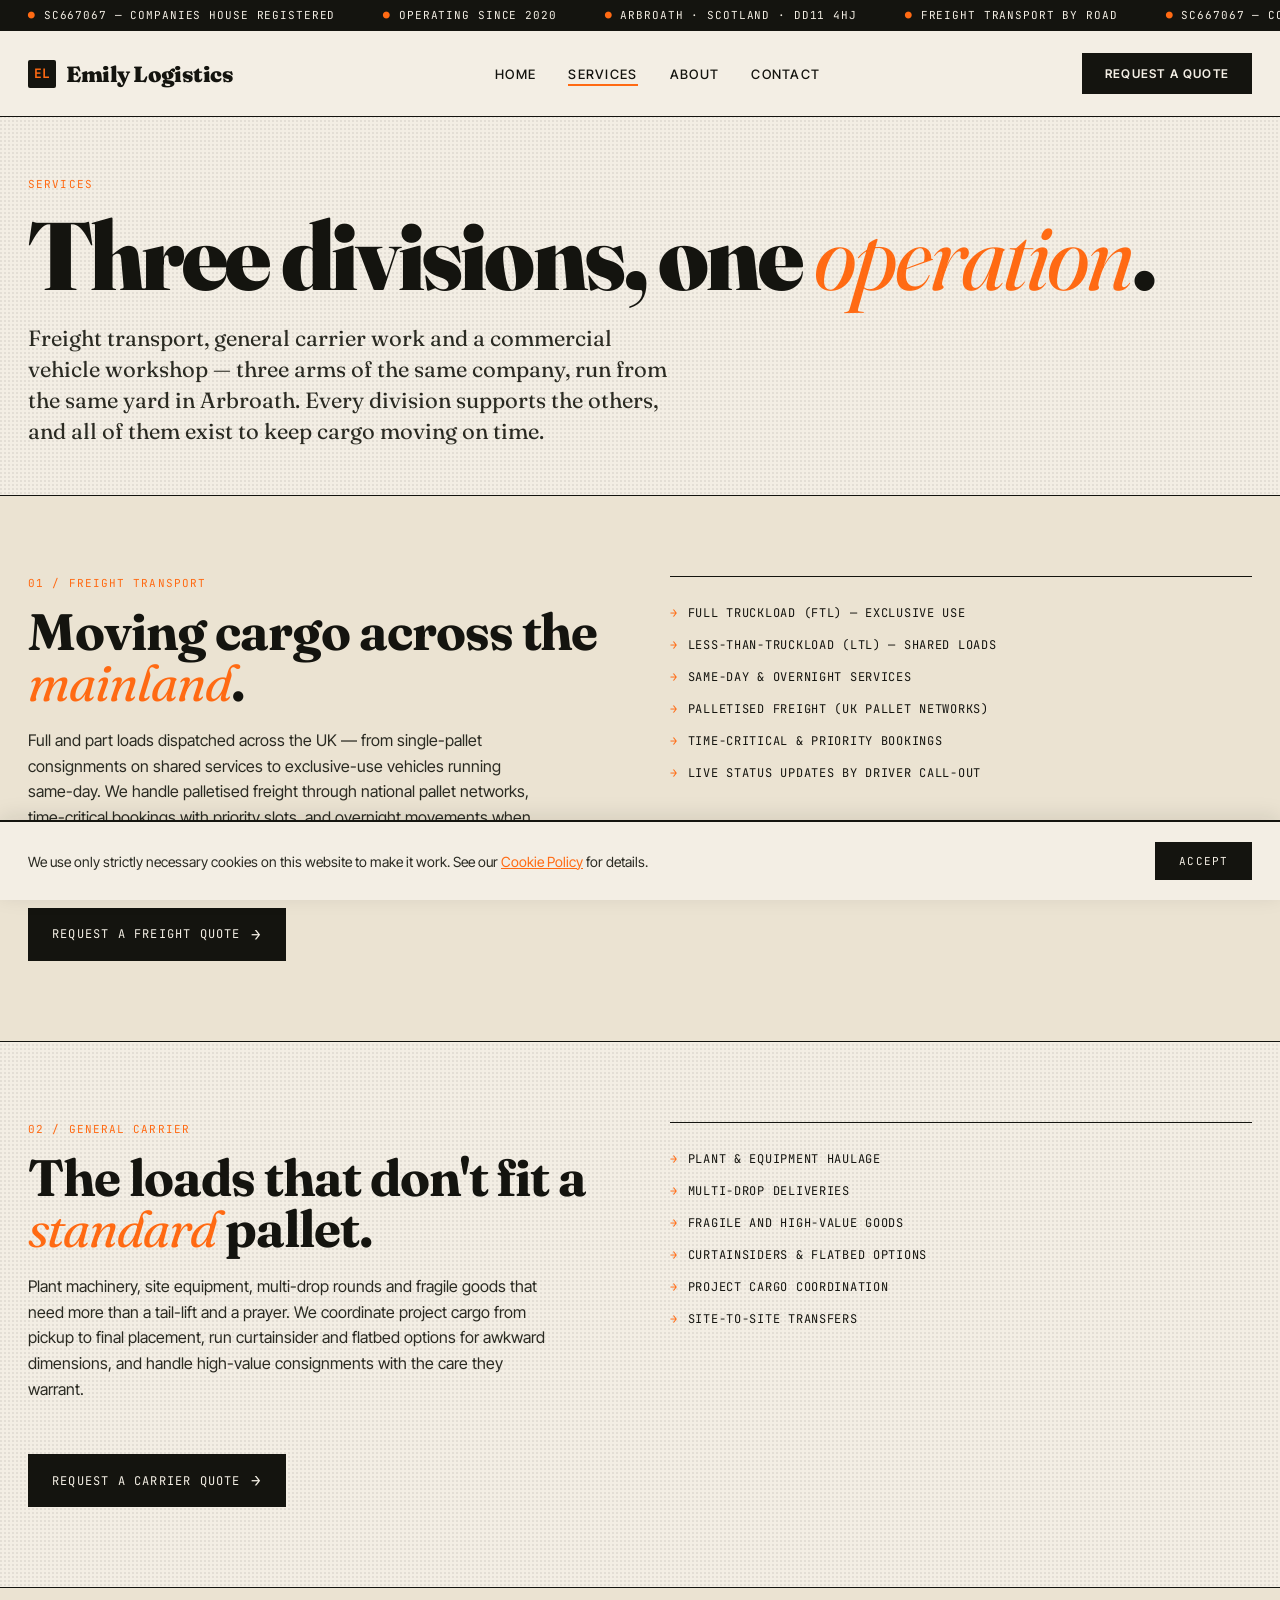
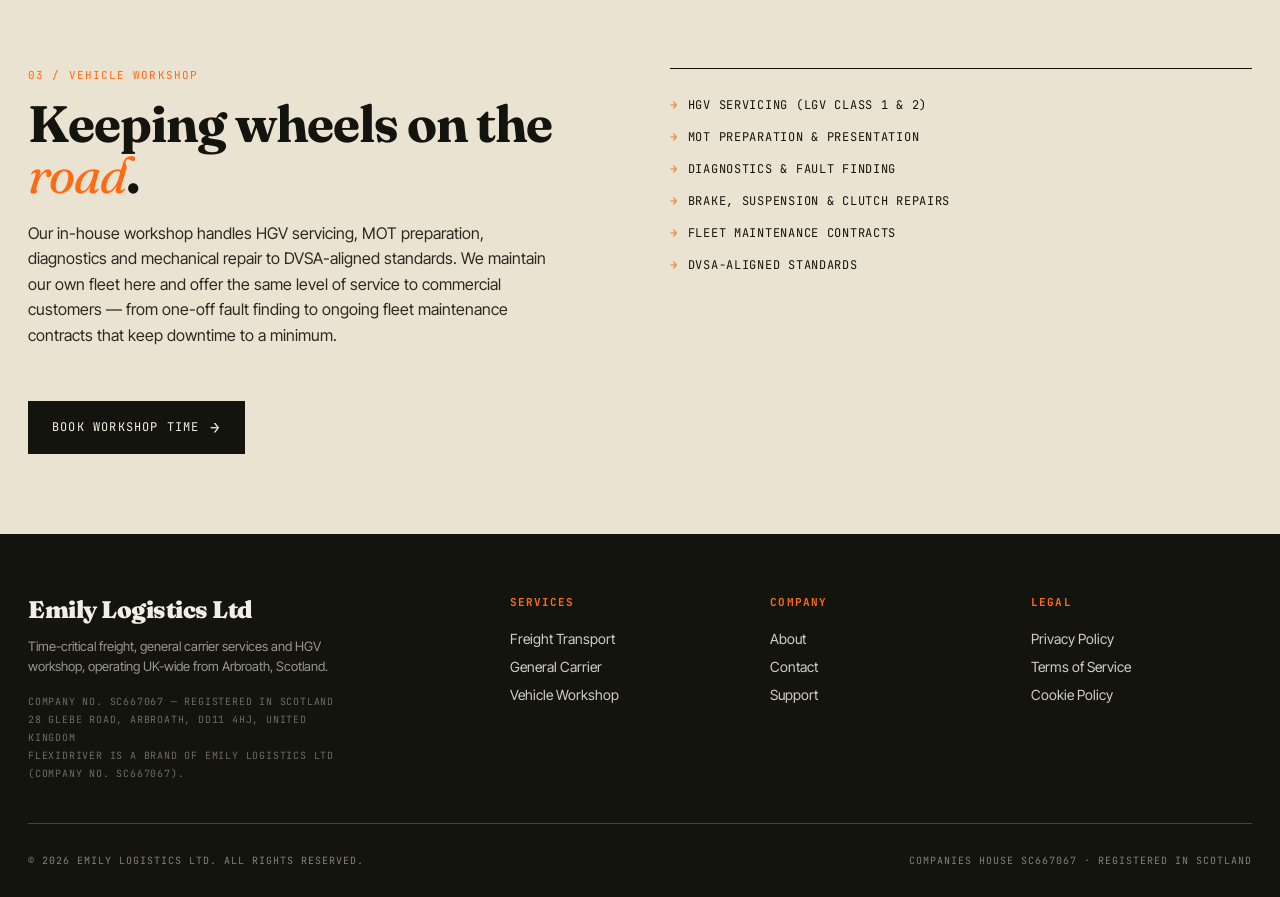
<file: services.html>
<!DOCTYPE html>
<html lang="en">
<head>
  <meta charset="UTF-8">
  <meta name="viewport" content="width=device-width, initial-scale=1.0">
  <title>Services — Emily Logistics Ltd</title>
  <meta name="description" content="Freight transport, general carrier and HGV workshop services. FTL, LTL, same-day, plant haulage and DVSA-aligned vehicle maintenance from Arbroath.">
  <meta name="author" content="Emily Logistics Ltd">
  <meta name="robots" content="index, follow">
  <link rel="canonical" href="https://emilylogisticsltd.co.uk/services.html">
  <link rel="icon" type="image/svg+xml" href="/favicon.svg">
  <link rel="stylesheet" href="/styles.css">
  <meta property="og:title" content="Services — Emily Logistics Ltd">
  <meta property="og:description" content="Freight transport, general carrier and HGV workshop services. FTL, LTL, same-day, plant haulage and DVSA-aligned vehicle maintenance from Arbroath.">
  <meta property="og:url" content="https://emilylogisticsltd.co.uk/services.html">
  <meta property="og:type" content="website">
  <meta property="og:site_name" content="Emily Logistics Ltd">
  <meta name="twitter:card" content="summary_large_image">
  <meta name="twitter:title" content="Services — Emily Logistics Ltd">
  <meta name="twitter:description" content="Freight transport, general carrier and HGV workshop services from Arbroath, Scotland.">
  <link rel="preconnect" href="https://fonts.googleapis.com">
  <link rel="preconnect" href="https://fonts.gstatic.com" crossorigin>
  <link href="https://fonts.googleapis.com/css2?family=Fraunces:opsz,wght@9..144,400;9..144,500;9..144,700;9..144,900&family=JetBrains+Mono:wght@400;500&family=Inter+Tight:wght@300;400;500;600&display=swap" rel="stylesheet">
</head>
<body>

<!-- TOP BAR -->
<div class="topbar">
  <div class="marquee">
    <span class="dot">SC667067 — Companies House Registered</span>
    <span class="dot">Operating Since 2020</span>
    <span class="dot">Arbroath · Scotland · DD11 4HJ</span>
    <span class="dot">Freight Transport by Road</span>
    <span class="dot">SC667067 — Companies House Registered</span>
    <span class="dot">Operating Since 2020</span>
    <span class="dot">Arbroath · Scotland · DD11 4HJ</span>
    <span class="dot">Freight Transport by Road</span>
  </div>
</div>

<!-- NAV -->
<nav class="site-nav">
  <a href="/" class="logo" aria-label="Emily Logistics Ltd home">
    <span class="mark">EL</span>
    Emily Logistics
  </a>
  <ul class="nav-links">
    <li><a href="/">Home</a></li>
    <li><a href="/services.html" aria-current="page">Services</a></li>
    <li><a href="/about.html">About</a></li>
    <li><a href="/contact.html">Contact</a></li>
  </ul>
  <a href="/contact.html" class="nav-cta">Request a Quote</a>
</nav>

<!-- PAGE HERO -->
<section class="page-hero">
  <div class="eyebrow">Services</div>
  <h1>Three divisions, one <em>operation</em>.</h1>
  <p class="hero-sub">Freight transport, general carrier work and a commercial vehicle workshop &mdash; three arms of the same company, run from the same yard in Arbroath. Every division supports the others, and all of them exist to keep cargo moving on time.</p>
</section>

<!-- FREIGHT TRANSPORT -->
<section class="service-full" id="freight">
  <div class="service-full-inner">
    <div class="service-full-text">
      <div class="eyebrow">01 / Freight Transport</div>
      <h2>Moving cargo across the <em>mainland</em>.</h2>
      <p class="lede">Full and part loads dispatched across the UK &mdash; from single-pallet consignments on shared services to exclusive-use vehicles running same-day. We handle palletised freight through national pallet networks, time-critical bookings with priority slots, and overnight movements when the deadline is first thing tomorrow.</p>
      <a href="/contact.html?service=freight" class="service-cta">Request a freight quote</a>
    </div>
    <div class="service-full-capabilities">
      <ul class="capability-list">
        <li>Full Truckload (FTL) &mdash; exclusive use</li>
        <li>Less-than-Truckload (LTL) &mdash; shared loads</li>
        <li>Same-day &amp; overnight services</li>
        <li>Palletised freight (UK pallet networks)</li>
        <li>Time-critical &amp; priority bookings</li>
        <li>Live status updates by driver call-out</li>
      </ul>
    </div>
  </div>
</section>

<!-- GENERAL CARRIER -->
<section class="service-full" id="carrier">
  <div class="service-full-inner">
    <div class="service-full-text">
      <div class="eyebrow">02 / General Carrier</div>
      <h2>The loads that don't fit a <em>standard</em> pallet.</h2>
      <p class="lede">Plant machinery, site equipment, multi-drop rounds and fragile goods that need more than a tail-lift and a prayer. We coordinate project cargo from pickup to final placement, run curtainsider and flatbed options for awkward dimensions, and handle high-value consignments with the care they warrant.</p>
      <a href="/contact.html?service=carrier" class="service-cta">Request a carrier quote</a>
    </div>
    <div class="service-full-capabilities">
      <ul class="capability-list">
        <li>Plant &amp; equipment haulage</li>
        <li>Multi-drop deliveries</li>
        <li>Fragile and high-value goods</li>
        <li>Curtainsiders &amp; flatbed options</li>
        <li>Project cargo coordination</li>
        <li>Site-to-site transfers</li>
      </ul>
    </div>
  </div>
</section>

<!-- VEHICLE WORKSHOP -->
<section class="service-full" id="workshop">
  <div class="service-full-inner">
    <div class="service-full-text">
      <div class="eyebrow">03 / Vehicle Workshop</div>
      <h2>Keeping wheels on the <em>road</em>.</h2>
      <p class="lede">Our in-house workshop handles HGV servicing, MOT preparation, diagnostics and mechanical repair to DVSA-aligned standards. We maintain our own fleet here and offer the same level of service to commercial customers &mdash; from one-off fault finding to ongoing fleet maintenance contracts that keep downtime to a minimum.</p>
      <a href="/contact.html?service=workshop" class="service-cta">Book workshop time</a>
    </div>
    <div class="service-full-capabilities">
      <ul class="capability-list">
        <li>HGV servicing (LGV class 1 &amp; 2)</li>
        <li>MOT preparation &amp; presentation</li>
        <li>Diagnostics &amp; fault finding</li>
        <li>Brake, suspension &amp; clutch repairs</li>
        <li>Fleet maintenance contracts</li>
        <li>DVSA-aligned standards</li>
      </ul>
    </div>
  </div>
</section>

<!-- FOOTER -->
<footer class="site-footer">
  <div class="footer-grid">
    <div class="footer-brand">
      <div class="footer-logo">Emily Logistics Ltd</div>
      <p>Time-critical freight, general carrier services and HGV workshop, operating UK-wide from Arbroath, Scotland.</p>
      <p class="footer-meta">
        Company No. SC667067 &mdash; Registered in Scotland<br>
        28 Glebe Road, Arbroath, DD11 4HJ, United Kingdom<br>
        <a href="https://www.flexidriver-ltd.co.uk/">FlexiDriver</a> is a brand of EMILY LOGISTICS LTD (Company No. SC667067).
      </p>
    </div>

    <div class="footer-col">
      <h4>Services</h4>
      <ul>
        <li><a href="/services.html#freight">Freight Transport</a></li>
        <li><a href="/services.html#carrier">General Carrier</a></li>
        <li><a href="/services.html#workshop">Vehicle Workshop</a></li>
      </ul>
    </div>

    <div class="footer-col">
      <h4>Company</h4>
      <ul>
        <li><a href="/about.html">About</a></li>
        <li><a href="/contact.html">Contact</a></li>
        <li><a href="/support.html">Support</a></li>
      </ul>
    </div>

    <div class="footer-col">
      <h4>Legal</h4>
      <ul>
        <li><a href="/privacy.html">Privacy Policy</a></li>
        <li><a href="/terms.html">Terms of Service</a></li>
        <li><a href="/cookies.html">Cookie Policy</a></li>
      </ul>
    </div>
  </div>

  <div class="footer-bottom">
    <span>&copy; 2026 Emily Logistics Ltd. All rights reserved.</span>
    <span>Companies House SC667067 &middot; Registered in Scotland</span>
  </div>
</footer>

<!-- COOKIE BANNER -->
<div id="cookie-banner" class="cookie-banner" hidden>
  <div class="cookie-banner-inner">
    <p>We use only strictly necessary cookies on this website to make it work. See our <a href="/cookies.html">Cookie Policy</a> for details.</p>
    <button type="button" id="cookie-accept" class="cookie-accept">Accept</button>
  </div>
</div>
<script>
  (function() {
    var KEY = 'cookie_consent';
    var banner = document.getElementById('cookie-banner');
    if (!banner) return;
    if (!localStorage.getItem(KEY)) {
      banner.hidden = false;
    }
    document.getElementById('cookie-accept').addEventListener('click', function() {
      localStorage.setItem(KEY, '1');
      banner.hidden = true;
    });
  })();
</script>

</body>
</html>
</file>
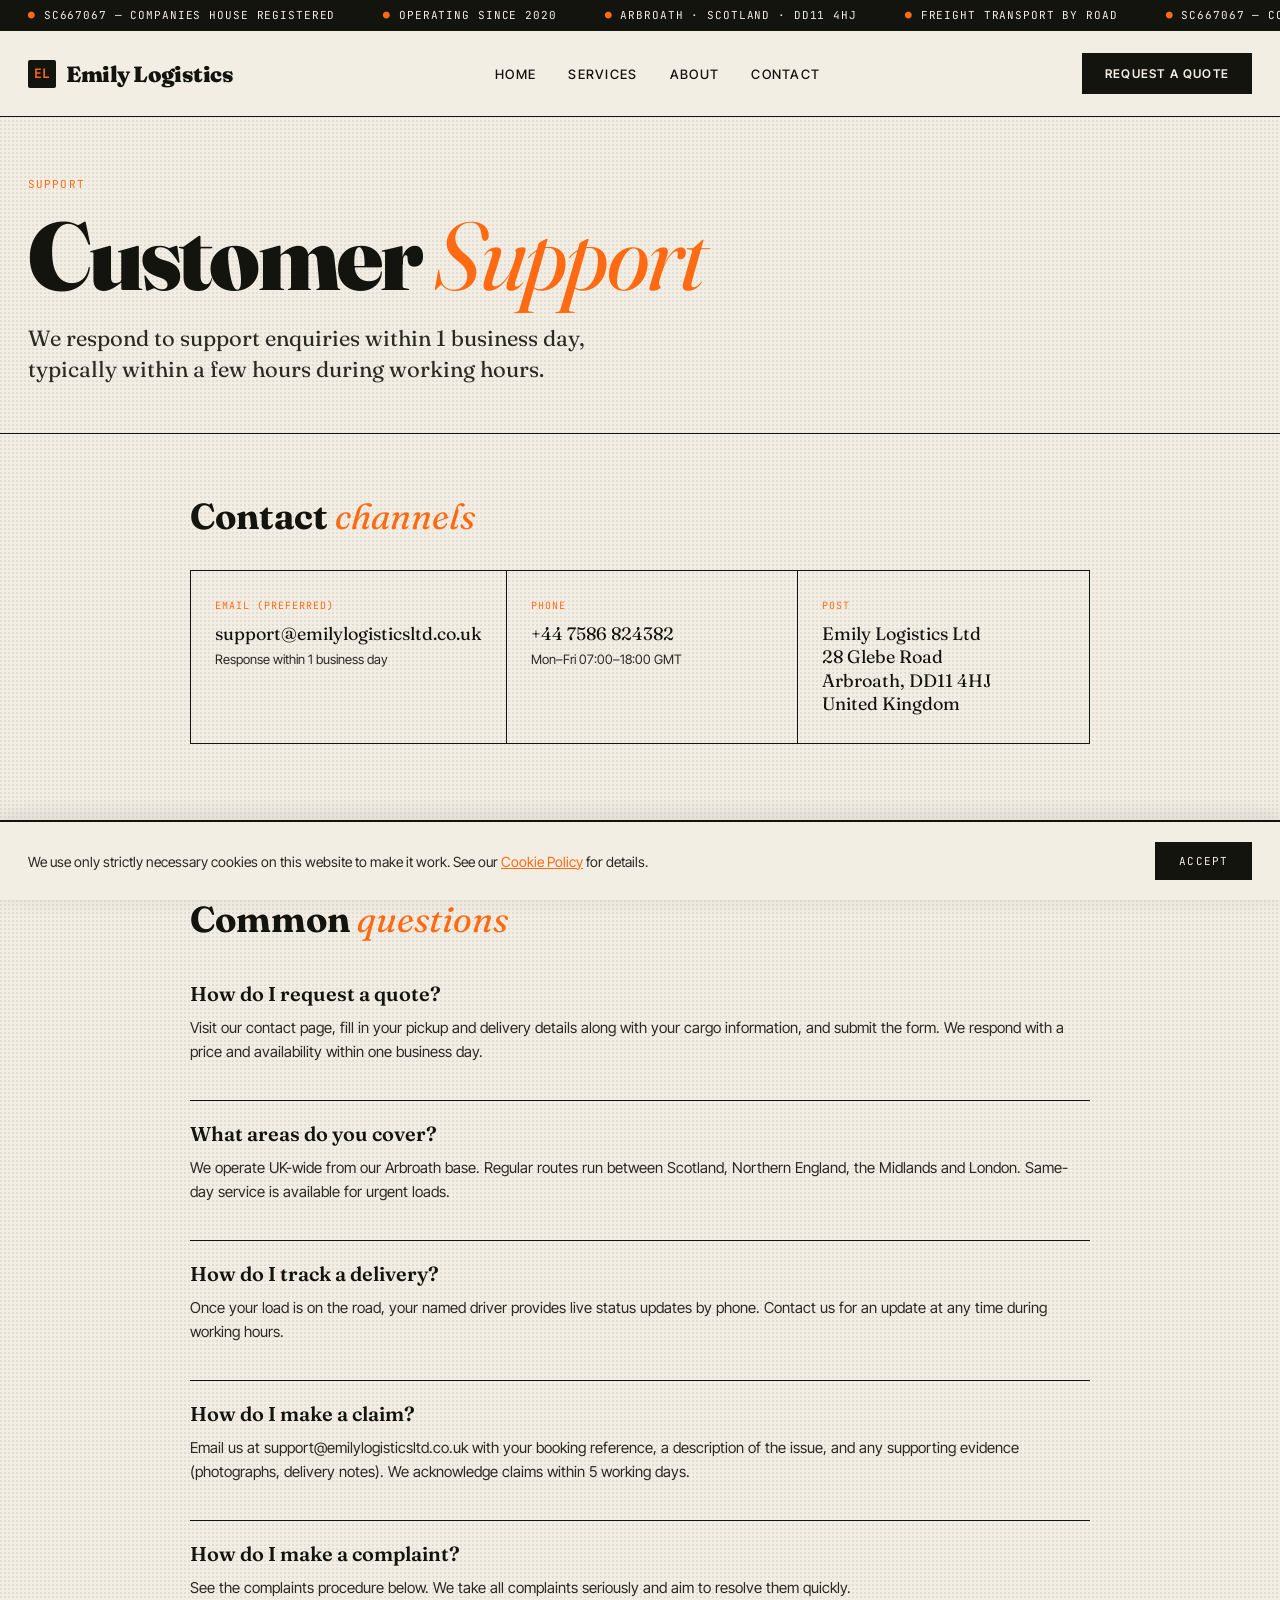
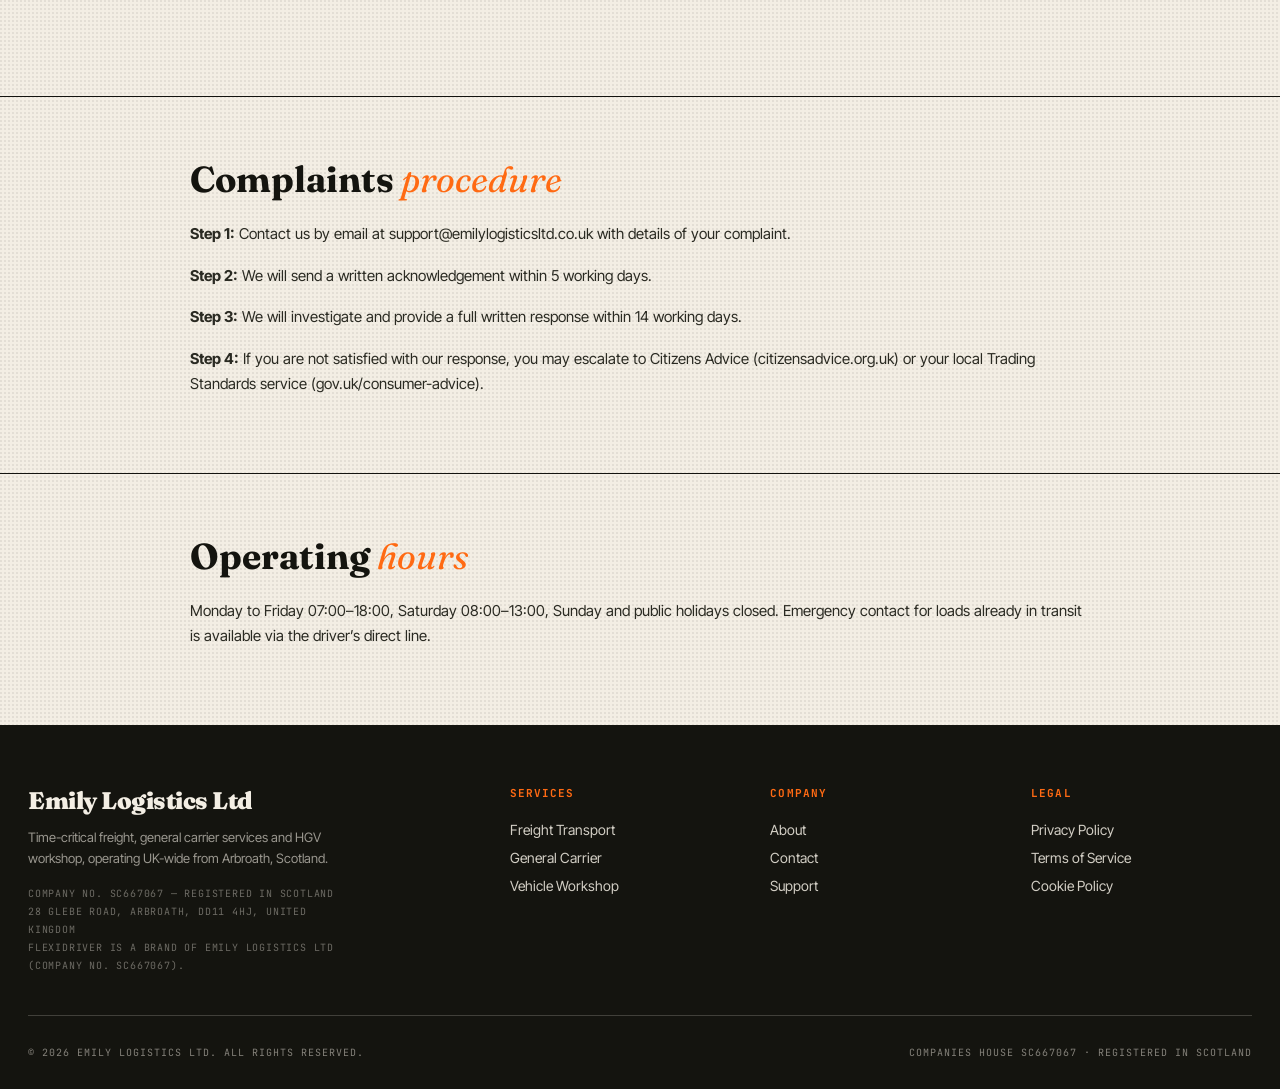
<file: support.html>
<!DOCTYPE html>
<html lang="en">
<head>
  <meta charset="UTF-8">
  <meta name="viewport" content="width=device-width, initial-scale=1.0">
  <title>Customer Support — Emily Logistics Ltd</title>
  <meta name="description" content="Customer support for Emily Logistics Ltd — response times, contact channels, FAQ and complaints procedure.">
  <meta name="author" content="Emily Logistics Ltd">
  <meta name="robots" content="index, follow">
  <link rel="canonical" href="https://emilylogisticsltd.co.uk/support.html">
  <link rel="icon" type="image/svg+xml" href="/favicon.svg">
  <link rel="stylesheet" href="/styles.css">
  <meta property="og:title" content="Customer Support — Emily Logistics Ltd">
  <meta property="og:description" content="Customer support — response times, FAQ and complaints procedure.">
  <meta property="og:url" content="https://emilylogisticsltd.co.uk/support.html">
  <meta property="og:type" content="website">
  <meta property="og:site_name" content="Emily Logistics Ltd">
  <meta name="twitter:card" content="summary_large_image">
  <meta name="twitter:title" content="Customer Support — Emily Logistics Ltd">
  <meta name="twitter:description" content="Customer support for Emily Logistics Ltd.">
  <link rel="preconnect" href="https://fonts.googleapis.com">
  <link rel="preconnect" href="https://fonts.gstatic.com" crossorigin>
  <link href="https://fonts.googleapis.com/css2?family=Fraunces:opsz,wght@9..144,400;9..144,500;9..144,700;9..144,900&family=JetBrains+Mono:wght@400;500&family=Inter+Tight:wght@300;400;500;600&display=swap" rel="stylesheet">
</head>
<body>

<!-- TOP BAR -->
<div class="topbar">
  <div class="marquee">
    <span class="dot">SC667067 — Companies House Registered</span>
    <span class="dot">Operating Since 2020</span>
    <span class="dot">Arbroath · Scotland · DD11 4HJ</span>
    <span class="dot">Freight Transport by Road</span>
    <span class="dot">SC667067 — Companies House Registered</span>
    <span class="dot">Operating Since 2020</span>
    <span class="dot">Arbroath · Scotland · DD11 4HJ</span>
    <span class="dot">Freight Transport by Road</span>
  </div>
</div>

<!-- NAV -->
<nav class="site-nav">
  <a href="/" class="logo" aria-label="Emily Logistics Ltd home">
    <span class="mark">EL</span>
    Emily Logistics
  </a>
  <ul class="nav-links">
    <li><a href="/">Home</a></li>
    <li><a href="/services.html">Services</a></li>
    <li><a href="/about.html">About</a></li>
    <li><a href="/contact.html">Contact</a></li>
  </ul>
  <a href="/contact.html" class="nav-cta">Request a Quote</a>
</nav>

<!-- PAGE HERO -->
<section class="page-hero">
  <div class="eyebrow">Support</div>
  <h1>Customer <em>Support</em></h1>
  <p class="hero-sub">We respond to support enquiries within 1 business day, typically within a few hours during working hours.</p>
</section>

<!-- CONTACT CHANNELS -->
<section class="support-section">
  <div class="support-inner">
    <h2>Contact <em>channels</em></h2>

    <div class="support-channels">
      <div class="support-channel">
        <div class="label">Email (preferred)</div>
        <div class="value"><a href="mailto:support@emilylogisticsltd.co.uk">support@emilylogisticsltd.co.uk</a></div>
        <div class="meta">Response within 1 business day</div>
      </div>

      <div class="support-channel">
        <div class="label">Phone</div>
        <div class="value"><a href="tel:+447586824382">+44 7586 824382</a></div>
        <div class="meta">Mon&ndash;Fri 07:00&ndash;18:00 GMT</div>
      </div>

      <div class="support-channel">
        <div class="label">Post</div>
        <div class="value">Emily Logistics Ltd<br>28 Glebe Road<br>Arbroath, DD11 4HJ<br>United Kingdom</div>
      </div>
    </div>
  </div>
</section>

<!-- COMMON QUESTIONS -->
<section class="support-section">
  <div class="support-inner">
    <h2>Common <em>questions</em></h2>

    <div class="faq-item">
      <h3>How do I request a quote?</h3>
      <p>Visit our <a href="/contact.html">contact page</a>, fill in your pickup and delivery details along with your cargo information, and submit the form. We respond with a price and availability within one business day.</p>
    </div>

    <div class="faq-item">
      <h3>What areas do you cover?</h3>
      <p>We operate UK-wide from our Arbroath base. Regular routes run between Scotland, Northern England, the Midlands and London. Same-day service is available for urgent loads.</p>
    </div>

    <div class="faq-item">
      <h3>How do I track a delivery?</h3>
      <p>Once your load is on the road, your named driver provides live status updates by phone. Contact us for an update at any time during working hours.</p>
    </div>

    <div class="faq-item">
      <h3>How do I make a claim?</h3>
      <p>Email us at <a href="mailto:support@emilylogisticsltd.co.uk">support@emilylogisticsltd.co.uk</a> with your booking reference, a description of the issue, and any supporting evidence (photographs, delivery notes). We acknowledge claims within 5 working days.</p>
    </div>

    <div class="faq-item">
      <h3>How do I make a complaint?</h3>
      <p>See the complaints procedure below. We take all complaints seriously and aim to resolve them quickly.</p>
    </div>
  </div>
</section>

<!-- COMPLAINTS PROCEDURE -->
<section class="support-section">
  <div class="support-inner">
    <h2>Complaints <em>procedure</em></h2>

    <p><strong>Step 1:</strong> Contact us by email at <a href="mailto:support@emilylogisticsltd.co.uk">support@emilylogisticsltd.co.uk</a> with details of your complaint.</p>
    <p><strong>Step 2:</strong> We will send a written acknowledgement within 5 working days.</p>
    <p><strong>Step 3:</strong> We will investigate and provide a full written response within 14 working days.</p>
    <p><strong>Step 4:</strong> If you are not satisfied with our response, you may escalate to <a href="https://www.citizensadvice.org.uk" target="_blank" rel="noopener noreferrer">Citizens Advice</a> (citizensadvice.org.uk) or your local <a href="https://www.gov.uk/consumer-advice" target="_blank" rel="noopener noreferrer">Trading Standards</a> service (gov.uk/consumer-advice).</p>
  </div>
</section>

<!-- OPERATING HOURS -->
<section class="support-section">
  <div class="support-inner">
    <h2>Operating <em>hours</em></h2>

    <p>Monday to Friday 07:00&ndash;18:00, Saturday 08:00&ndash;13:00, Sunday and public holidays closed. Emergency contact for loads already in transit is available via the driver&rsquo;s direct line.</p>
  </div>
</section>

<!-- FOOTER -->
<footer class="site-footer">
  <div class="footer-grid">
    <div class="footer-brand">
      <div class="footer-logo">Emily Logistics Ltd</div>
      <p>Time-critical freight, general carrier services and HGV workshop, operating UK-wide from Arbroath, Scotland.</p>
      <p class="footer-meta">
        Company No. SC667067 &mdash; Registered in Scotland<br>
        28 Glebe Road, Arbroath, DD11 4HJ, United Kingdom<br>
        <a href="https://www.flexidriver-ltd.co.uk/">FlexiDriver</a> is a brand of EMILY LOGISTICS LTD (Company No. SC667067).
      </p>
    </div>

    <div class="footer-col">
      <h4>Services</h4>
      <ul>
        <li><a href="/services.html#freight">Freight Transport</a></li>
        <li><a href="/services.html#carrier">General Carrier</a></li>
        <li><a href="/services.html#workshop">Vehicle Workshop</a></li>
      </ul>
    </div>

    <div class="footer-col">
      <h4>Company</h4>
      <ul>
        <li><a href="/about.html">About</a></li>
        <li><a href="/contact.html">Contact</a></li>
        <li><a href="/support.html">Support</a></li>
      </ul>
    </div>

    <div class="footer-col">
      <h4>Legal</h4>
      <ul>
        <li><a href="/privacy.html">Privacy Policy</a></li>
        <li><a href="/terms.html">Terms of Service</a></li>
        <li><a href="/cookies.html">Cookie Policy</a></li>
      </ul>
    </div>
  </div>

  <div class="footer-bottom">
    <span>&copy; 2026 Emily Logistics Ltd. All rights reserved.</span>
    <span>Companies House SC667067 &middot; Registered in Scotland</span>
  </div>
</footer>

<!-- COOKIE BANNER -->
<div id="cookie-banner" class="cookie-banner" hidden>
  <div class="cookie-banner-inner">
    <p>We use only strictly necessary cookies on this website to make it work. See our <a href="/cookies.html">Cookie Policy</a> for details.</p>
    <button type="button" id="cookie-accept" class="cookie-accept">Accept</button>
  </div>
</div>
<script>
  (function() {
    var KEY = 'cookie_consent';
    var banner = document.getElementById('cookie-banner');
    if (!banner) return;
    if (!localStorage.getItem(KEY)) {
      banner.hidden = false;
    }
    document.getElementById('cookie-accept').addEventListener('click', function() {
      localStorage.setItem(KEY, '1');
      banner.hidden = true;
    });
  })();
</script>

</body>
</html>
</file>
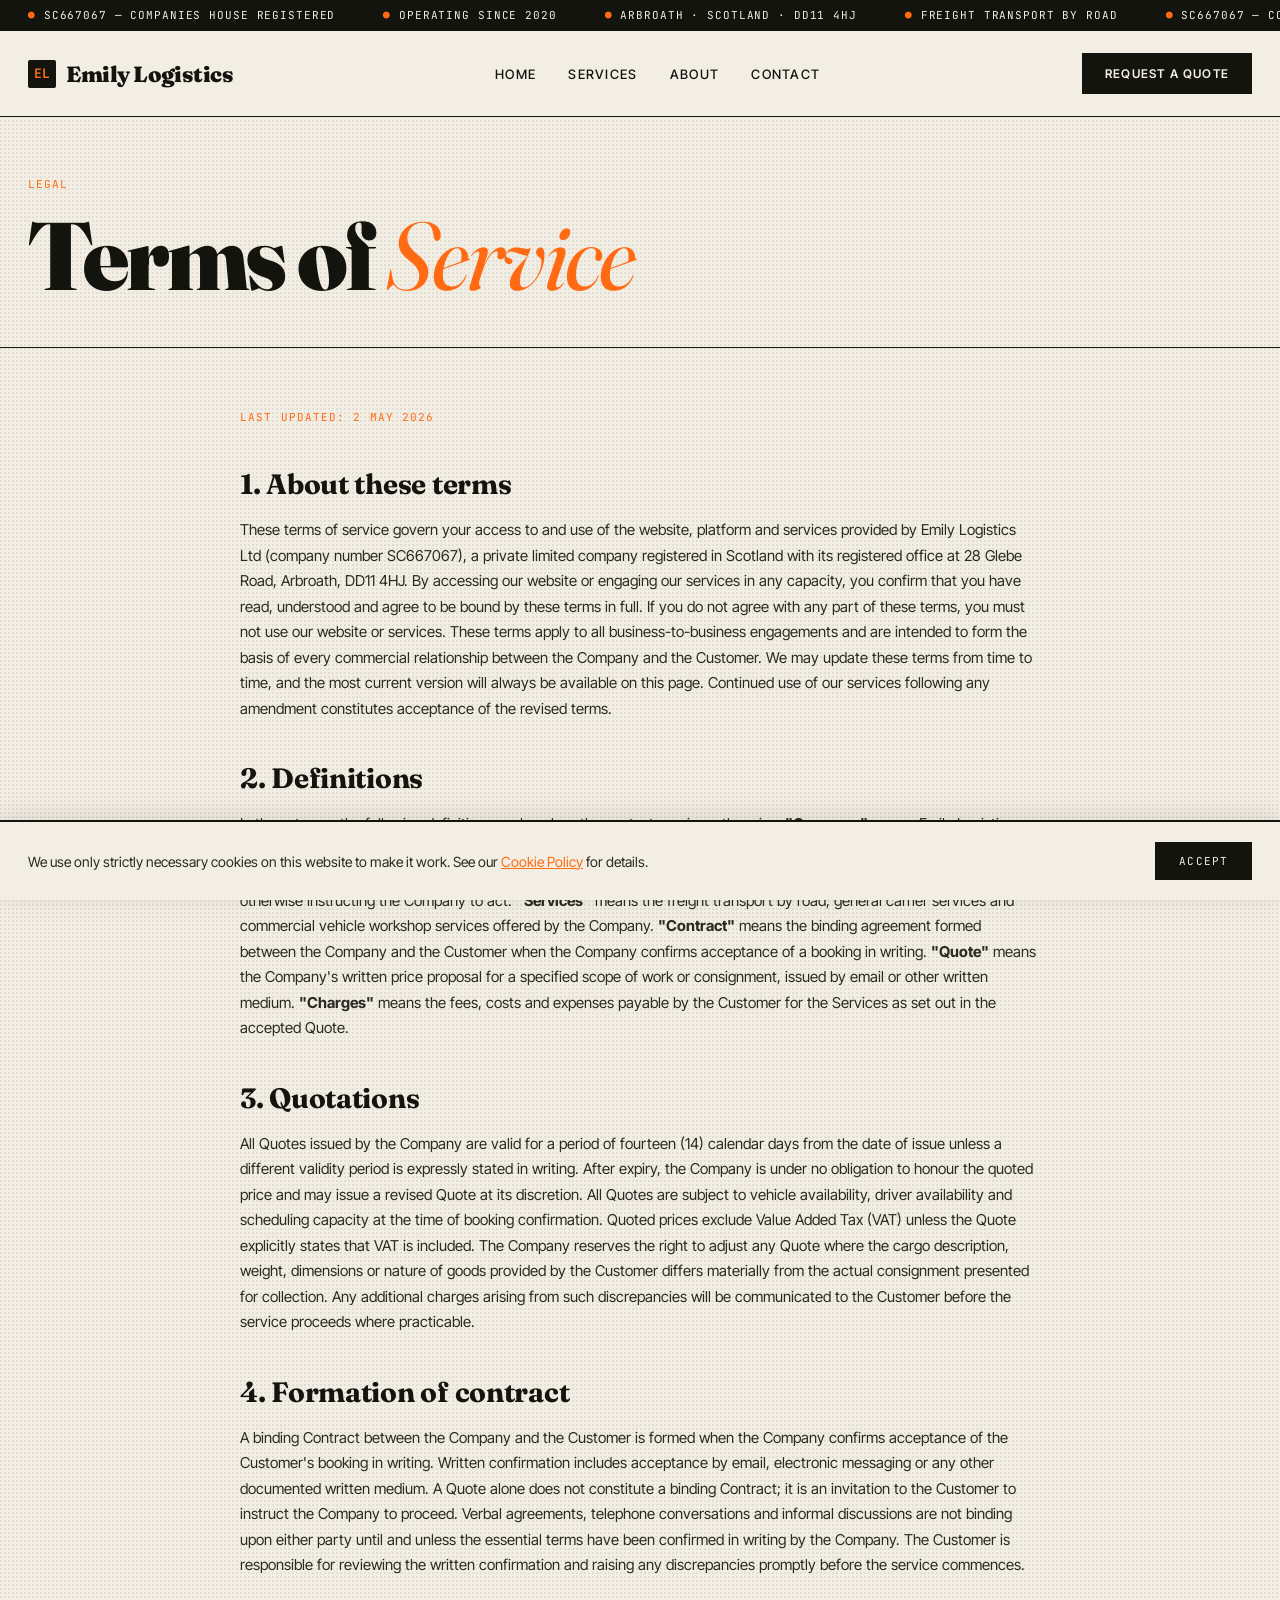
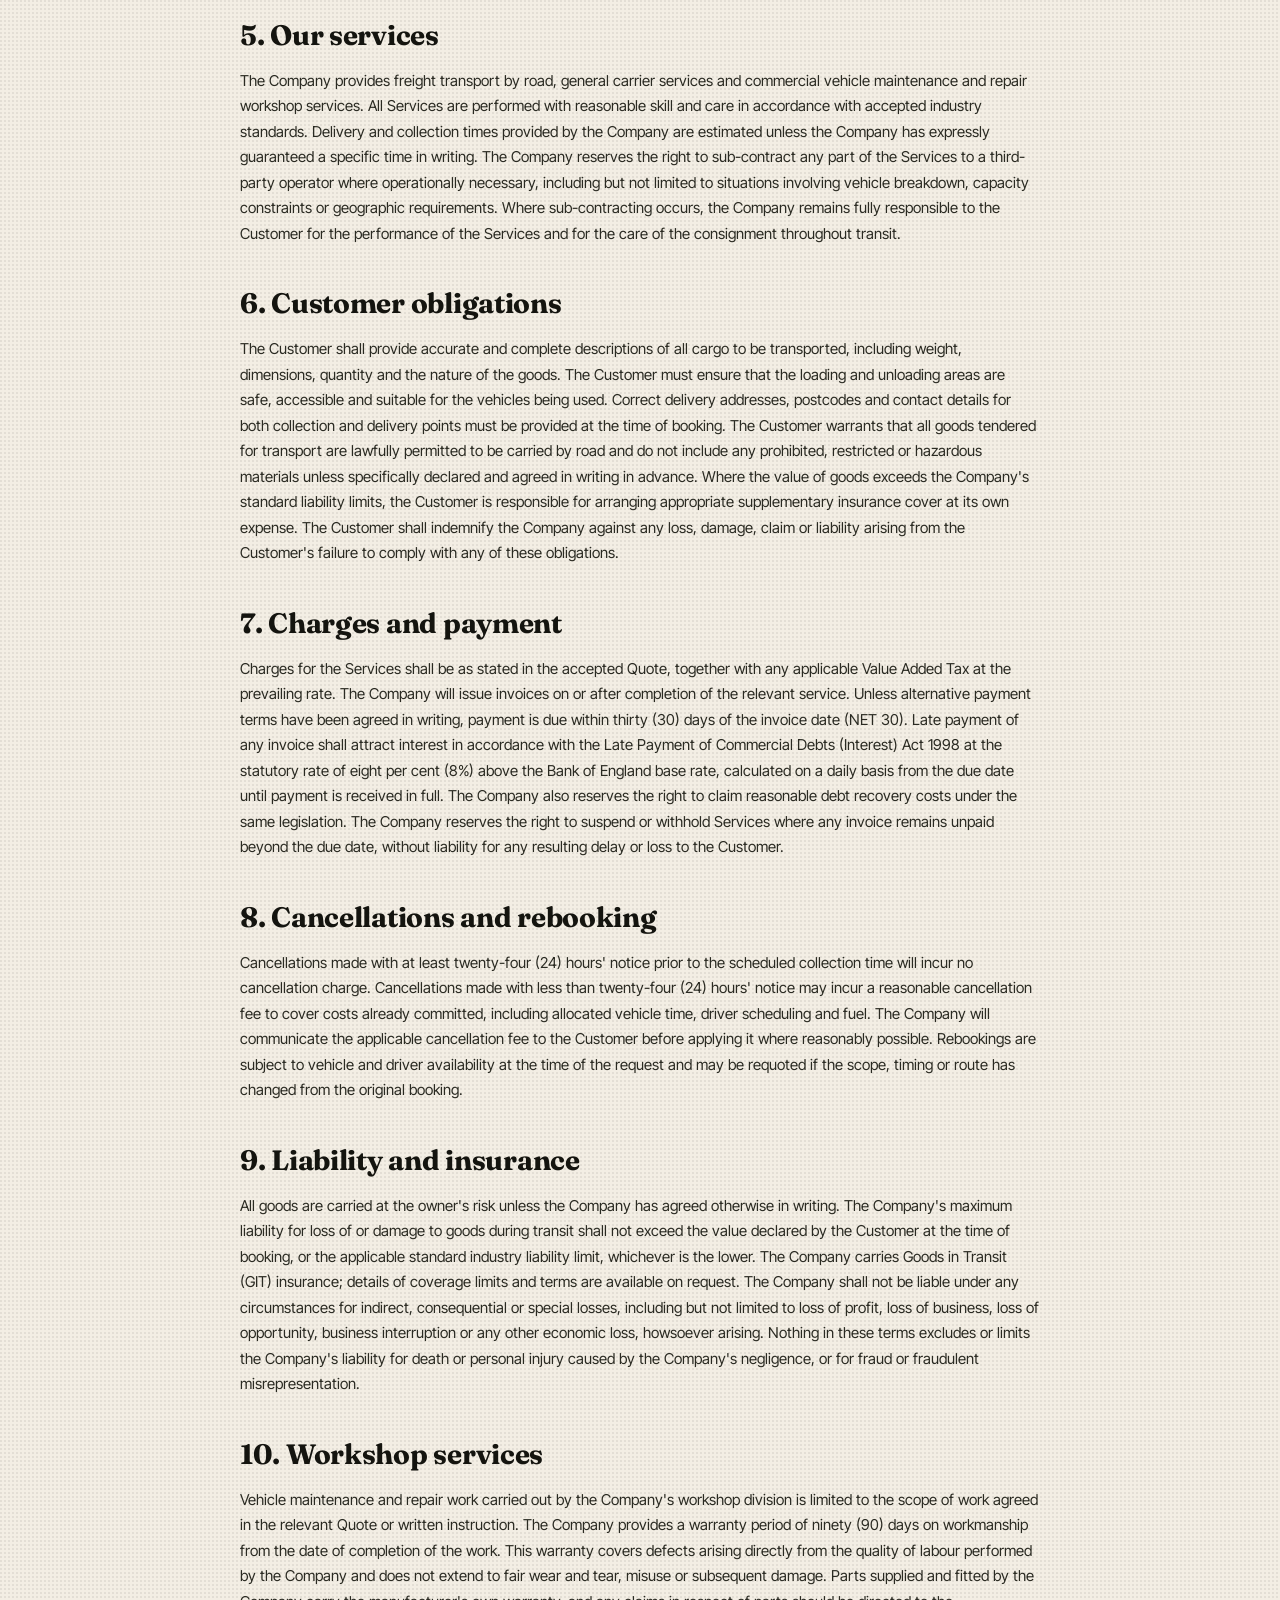
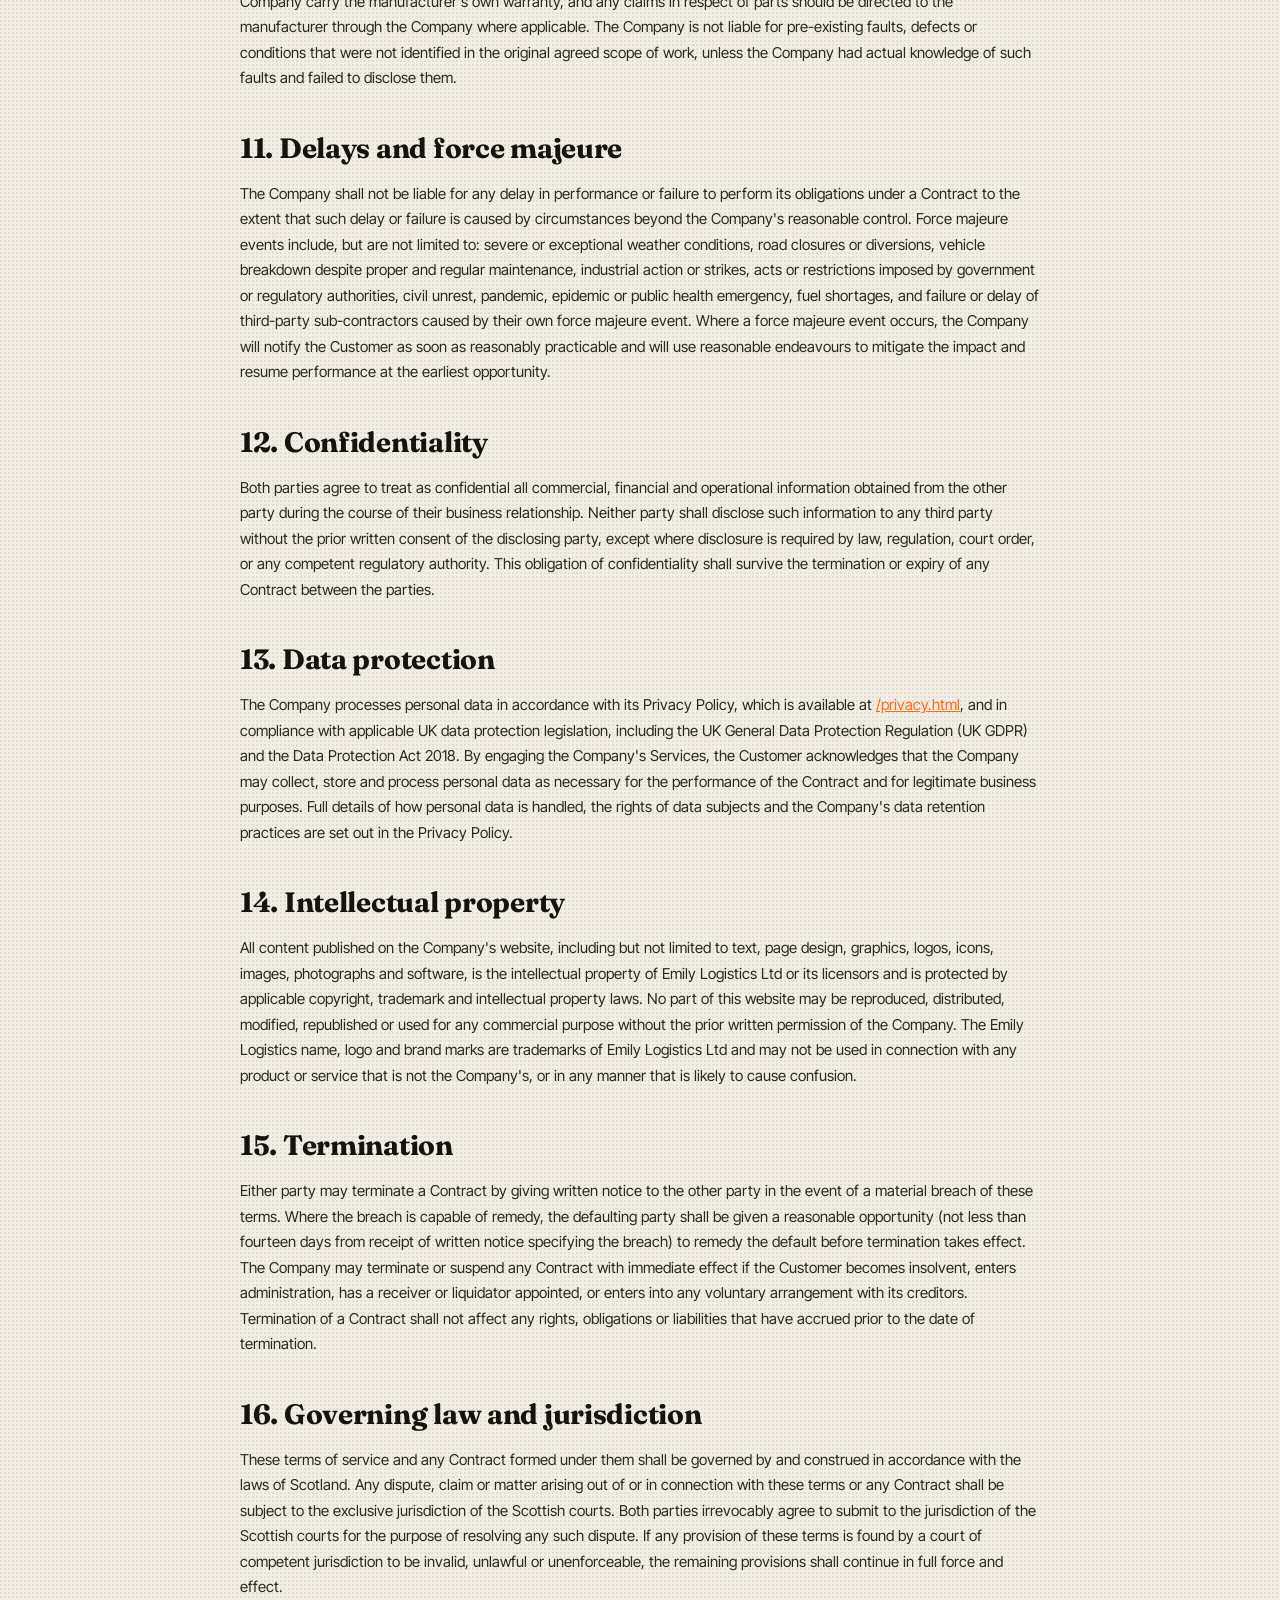
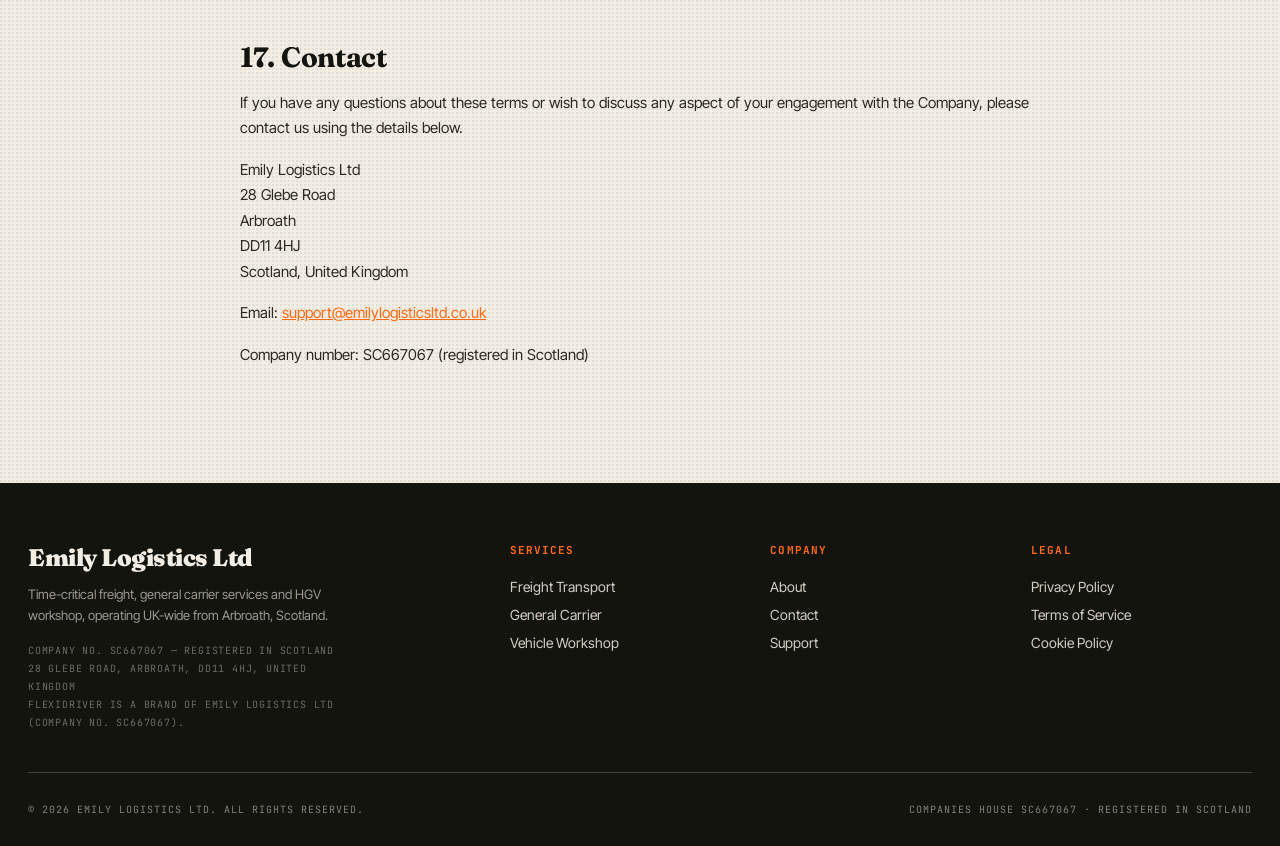
<file: terms.html>
<!DOCTYPE html>
<html lang="en">
<head>
  <meta charset="UTF-8">
  <meta name="viewport" content="width=device-width, initial-scale=1.0">
  <title>Terms of Service — Emily Logistics Ltd</title>
  <meta name="description" content="Terms and conditions governing the use of Emily Logistics Ltd services and website, under Scots law.">
  <meta name="author" content="Emily Logistics Ltd">
  <meta name="robots" content="index, follow">
  <link rel="canonical" href="https://emilylogisticsltd.co.uk/terms.html">
  <link rel="icon" type="image/svg+xml" href="/favicon.svg">
  <link rel="stylesheet" href="/styles.css">
  <meta property="og:title" content="Terms of Service — Emily Logistics Ltd">
  <meta property="og:description" content="Terms and conditions for Emily Logistics Ltd services, under Scots law.">
  <meta property="og:url" content="https://emilylogisticsltd.co.uk/terms.html">
  <meta property="og:type" content="website">
  <meta property="og:site_name" content="Emily Logistics Ltd">
  <meta name="twitter:card" content="summary_large_image">
  <meta name="twitter:title" content="Terms of Service — Emily Logistics Ltd">
  <meta name="twitter:description" content="Terms and conditions for Emily Logistics Ltd services.">
  <link rel="preconnect" href="https://fonts.googleapis.com">
  <link rel="preconnect" href="https://fonts.gstatic.com" crossorigin>
  <link href="https://fonts.googleapis.com/css2?family=Fraunces:opsz,wght@9..144,400;9..144,500;9..144,700;9..144,900&family=JetBrains+Mono:wght@400;500&family=Inter+Tight:wght@300;400;500;600&display=swap" rel="stylesheet">
</head>
<body>

<!-- TOP BAR -->
<div class="topbar">
  <div class="marquee">
    <span class="dot">SC667067 — Companies House Registered</span>
    <span class="dot">Operating Since 2020</span>
    <span class="dot">Arbroath · Scotland · DD11 4HJ</span>
    <span class="dot">Freight Transport by Road</span>
    <span class="dot">SC667067 — Companies House Registered</span>
    <span class="dot">Operating Since 2020</span>
    <span class="dot">Arbroath · Scotland · DD11 4HJ</span>
    <span class="dot">Freight Transport by Road</span>
  </div>
</div>

<!-- NAV -->
<nav class="site-nav">
  <a href="/" class="logo" aria-label="Emily Logistics Ltd home">
    <span class="mark">EL</span>
    Emily Logistics
  </a>
  <ul class="nav-links">
    <li><a href="/">Home</a></li>
    <li><a href="/services.html">Services</a></li>
    <li><a href="/about.html">About</a></li>
    <li><a href="/contact.html">Contact</a></li>
  </ul>
  <a href="/contact.html" class="nav-cta">Request a Quote</a>
</nav>

<!-- PAGE HERO -->
<section class="page-hero">
  <div class="eyebrow">Legal</div>
  <h1>Terms of <em>Service</em></h1>
</section>

<!-- LEGAL CONTENT -->
<section class="legal-page">
  <div class="legal-inner">

    <p class="last-updated">Last updated: 2 May 2026</p>

    <h2>1. About these terms</h2>
    <p>These terms of service govern your access to and use of the website, platform and services provided by Emily Logistics Ltd (company number SC667067), a private limited company registered in Scotland with its registered office at 28 Glebe Road, Arbroath, DD11 4HJ. By accessing our website or engaging our services in any capacity, you confirm that you have read, understood and agree to be bound by these terms in full. If you do not agree with any part of these terms, you must not use our website or services. These terms apply to all business-to-business engagements and are intended to form the basis of every commercial relationship between the Company and the Customer. We may update these terms from time to time, and the most current version will always be available on this page. Continued use of our services following any amendment constitutes acceptance of the revised terms.</p>

    <h2>2. Definitions</h2>
    <p>In these terms, the following definitions apply unless the context requires otherwise. <strong>"Company"</strong> means Emily Logistics Ltd, registered in Scotland under company number SC667067. <strong>"Customer"</strong> means the person, business, partnership or other legal entity that engages the Company to provide services, whether by accepting a quote, placing a booking or otherwise instructing the Company to act. <strong>"Services"</strong> means the freight transport by road, general carrier services and commercial vehicle workshop services offered by the Company. <strong>"Contract"</strong> means the binding agreement formed between the Company and the Customer when the Company confirms acceptance of a booking in writing. <strong>"Quote"</strong> means the Company's written price proposal for a specified scope of work or consignment, issued by email or other written medium. <strong>"Charges"</strong> means the fees, costs and expenses payable by the Customer for the Services as set out in the accepted Quote.</p>

    <h2>3. Quotations</h2>
    <p>All Quotes issued by the Company are valid for a period of fourteen (14) calendar days from the date of issue unless a different validity period is expressly stated in writing. After expiry, the Company is under no obligation to honour the quoted price and may issue a revised Quote at its discretion. All Quotes are subject to vehicle availability, driver availability and scheduling capacity at the time of booking confirmation. Quoted prices exclude Value Added Tax (VAT) unless the Quote explicitly states that VAT is included. The Company reserves the right to adjust any Quote where the cargo description, weight, dimensions or nature of goods provided by the Customer differs materially from the actual consignment presented for collection. Any additional charges arising from such discrepancies will be communicated to the Customer before the service proceeds where practicable.</p>

    <h2>4. Formation of contract</h2>
    <p>A binding Contract between the Company and the Customer is formed when the Company confirms acceptance of the Customer's booking in writing. Written confirmation includes acceptance by email, electronic messaging or any other documented written medium. A Quote alone does not constitute a binding Contract; it is an invitation to the Customer to instruct the Company to proceed. Verbal agreements, telephone conversations and informal discussions are not binding upon either party until and unless the essential terms have been confirmed in writing by the Company. The Customer is responsible for reviewing the written confirmation and raising any discrepancies promptly before the service commences.</p>

    <h2>5. Our services</h2>
    <p>The Company provides freight transport by road, general carrier services and commercial vehicle maintenance and repair workshop services. All Services are performed with reasonable skill and care in accordance with accepted industry standards. Delivery and collection times provided by the Company are estimated unless the Company has expressly guaranteed a specific time in writing. The Company reserves the right to sub-contract any part of the Services to a third-party operator where operationally necessary, including but not limited to situations involving vehicle breakdown, capacity constraints or geographic requirements. Where sub-contracting occurs, the Company remains fully responsible to the Customer for the performance of the Services and for the care of the consignment throughout transit.</p>

    <h2>6. Customer obligations</h2>
    <p>The Customer shall provide accurate and complete descriptions of all cargo to be transported, including weight, dimensions, quantity and the nature of the goods. The Customer must ensure that the loading and unloading areas are safe, accessible and suitable for the vehicles being used. Correct delivery addresses, postcodes and contact details for both collection and delivery points must be provided at the time of booking. The Customer warrants that all goods tendered for transport are lawfully permitted to be carried by road and do not include any prohibited, restricted or hazardous materials unless specifically declared and agreed in writing in advance. Where the value of goods exceeds the Company's standard liability limits, the Customer is responsible for arranging appropriate supplementary insurance cover at its own expense. The Customer shall indemnify the Company against any loss, damage, claim or liability arising from the Customer's failure to comply with any of these obligations.</p>

    <h2>7. Charges and payment</h2>
    <p>Charges for the Services shall be as stated in the accepted Quote, together with any applicable Value Added Tax at the prevailing rate. The Company will issue invoices on or after completion of the relevant service. Unless alternative payment terms have been agreed in writing, payment is due within thirty (30) days of the invoice date (NET 30). Late payment of any invoice shall attract interest in accordance with the Late Payment of Commercial Debts (Interest) Act 1998 at the statutory rate of eight per cent (8%) above the Bank of England base rate, calculated on a daily basis from the due date until payment is received in full. The Company also reserves the right to claim reasonable debt recovery costs under the same legislation. The Company reserves the right to suspend or withhold Services where any invoice remains unpaid beyond the due date, without liability for any resulting delay or loss to the Customer.</p>

    <h2>8. Cancellations and rebooking</h2>
    <p>Cancellations made with at least twenty-four (24) hours' notice prior to the scheduled collection time will incur no cancellation charge. Cancellations made with less than twenty-four (24) hours' notice may incur a reasonable cancellation fee to cover costs already committed, including allocated vehicle time, driver scheduling and fuel. The Company will communicate the applicable cancellation fee to the Customer before applying it where reasonably possible. Rebookings are subject to vehicle and driver availability at the time of the request and may be requoted if the scope, timing or route has changed from the original booking.</p>

    <h2>9. Liability and insurance</h2>
    <p>All goods are carried at the owner's risk unless the Company has agreed otherwise in writing. The Company's maximum liability for loss of or damage to goods during transit shall not exceed the value declared by the Customer at the time of booking, or the applicable standard industry liability limit, whichever is the lower. The Company carries Goods in Transit (GIT) insurance; details of coverage limits and terms are available on request. The Company shall not be liable under any circumstances for indirect, consequential or special losses, including but not limited to loss of profit, loss of business, loss of opportunity, business interruption or any other economic loss, howsoever arising. Nothing in these terms excludes or limits the Company's liability for death or personal injury caused by the Company's negligence, or for fraud or fraudulent misrepresentation.</p>

    <h2>10. Workshop services</h2>
    <p>Vehicle maintenance and repair work carried out by the Company's workshop division is limited to the scope of work agreed in the relevant Quote or written instruction. The Company provides a warranty period of ninety (90) days on workmanship from the date of completion of the work. This warranty covers defects arising directly from the quality of labour performed by the Company and does not extend to fair wear and tear, misuse or subsequent damage. Parts supplied and fitted by the Company carry the manufacturer's own warranty, and any claims in respect of parts should be directed to the manufacturer through the Company where applicable. The Company is not liable for pre-existing faults, defects or conditions that were not identified in the original agreed scope of work, unless the Company had actual knowledge of such faults and failed to disclose them.</p>

    <h2>11. Delays and force majeure</h2>
    <p>The Company shall not be liable for any delay in performance or failure to perform its obligations under a Contract to the extent that such delay or failure is caused by circumstances beyond the Company's reasonable control. Force majeure events include, but are not limited to: severe or exceptional weather conditions, road closures or diversions, vehicle breakdown despite proper and regular maintenance, industrial action or strikes, acts or restrictions imposed by government or regulatory authorities, civil unrest, pandemic, epidemic or public health emergency, fuel shortages, and failure or delay of third-party sub-contractors caused by their own force majeure event. Where a force majeure event occurs, the Company will notify the Customer as soon as reasonably practicable and will use reasonable endeavours to mitigate the impact and resume performance at the earliest opportunity.</p>

    <h2>12. Confidentiality</h2>
    <p>Both parties agree to treat as confidential all commercial, financial and operational information obtained from the other party during the course of their business relationship. Neither party shall disclose such information to any third party without the prior written consent of the disclosing party, except where disclosure is required by law, regulation, court order, or any competent regulatory authority. This obligation of confidentiality shall survive the termination or expiry of any Contract between the parties.</p>

    <h2>13. Data protection</h2>
    <p>The Company processes personal data in accordance with its Privacy Policy, which is available at <a href="/privacy.html">/privacy.html</a>, and in compliance with applicable UK data protection legislation, including the UK General Data Protection Regulation (UK GDPR) and the Data Protection Act 2018. By engaging the Company's Services, the Customer acknowledges that the Company may collect, store and process personal data as necessary for the performance of the Contract and for legitimate business purposes. Full details of how personal data is handled, the rights of data subjects and the Company's data retention practices are set out in the Privacy Policy.</p>

    <h2>14. Intellectual property</h2>
    <p>All content published on the Company's website, including but not limited to text, page design, graphics, logos, icons, images, photographs and software, is the intellectual property of Emily Logistics Ltd or its licensors and is protected by applicable copyright, trademark and intellectual property laws. No part of this website may be reproduced, distributed, modified, republished or used for any commercial purpose without the prior written permission of the Company. The Emily Logistics name, logo and brand marks are trademarks of Emily Logistics Ltd and may not be used in connection with any product or service that is not the Company's, or in any manner that is likely to cause confusion.</p>

    <h2>15. Termination</h2>
    <p>Either party may terminate a Contract by giving written notice to the other party in the event of a material breach of these terms. Where the breach is capable of remedy, the defaulting party shall be given a reasonable opportunity (not less than fourteen days from receipt of written notice specifying the breach) to remedy the default before termination takes effect. The Company may terminate or suspend any Contract with immediate effect if the Customer becomes insolvent, enters administration, has a receiver or liquidator appointed, or enters into any voluntary arrangement with its creditors. Termination of a Contract shall not affect any rights, obligations or liabilities that have accrued prior to the date of termination.</p>

    <h2>16. Governing law and jurisdiction</h2>
    <p>These terms of service and any Contract formed under them shall be governed by and construed in accordance with the laws of Scotland. Any dispute, claim or matter arising out of or in connection with these terms or any Contract shall be subject to the exclusive jurisdiction of the Scottish courts. Both parties irrevocably agree to submit to the jurisdiction of the Scottish courts for the purpose of resolving any such dispute. If any provision of these terms is found by a court of competent jurisdiction to be invalid, unlawful or unenforceable, the remaining provisions shall continue in full force and effect.</p>

    <h2>17. Contact</h2>
    <p>If you have any questions about these terms or wish to discuss any aspect of your engagement with the Company, please contact us using the details below.</p>
    <p>
      Emily Logistics Ltd<br>
      28 Glebe Road<br>
      Arbroath<br>
      DD11 4HJ<br>
      Scotland, United Kingdom
    </p>
    <p>Email: <a href="mailto:support@emilylogisticsltd.co.uk">support@emilylogisticsltd.co.uk</a></p>
    <p>Company number: SC667067 (registered in Scotland)</p>

  </div>
</section>

<!-- FOOTER -->
<footer class="site-footer">
  <div class="footer-grid">
    <div class="footer-brand">
      <div class="footer-logo">Emily Logistics Ltd</div>
      <p>Time-critical freight, general carrier services and HGV workshop, operating UK-wide from Arbroath, Scotland.</p>
      <p class="footer-meta">
        Company No. SC667067 &mdash; Registered in Scotland<br>
        28 Glebe Road, Arbroath, DD11 4HJ, United Kingdom<br>
        <a href="https://www.flexidriver-ltd.co.uk/">FlexiDriver</a> is a brand of EMILY LOGISTICS LTD (Company No. SC667067).
      </p>
    </div>

    <div class="footer-col">
      <h4>Services</h4>
      <ul>
        <li><a href="/services.html#freight">Freight Transport</a></li>
        <li><a href="/services.html#carrier">General Carrier</a></li>
        <li><a href="/services.html#workshop">Vehicle Workshop</a></li>
      </ul>
    </div>

    <div class="footer-col">
      <h4>Company</h4>
      <ul>
        <li><a href="/about.html">About</a></li>
        <li><a href="/contact.html">Contact</a></li>
        <li><a href="/support.html">Support</a></li>
      </ul>
    </div>

    <div class="footer-col">
      <h4>Legal</h4>
      <ul>
        <li><a href="/privacy.html">Privacy Policy</a></li>
        <li><a href="/terms.html">Terms of Service</a></li>
        <li><a href="/cookies.html">Cookie Policy</a></li>
      </ul>
    </div>
  </div>

  <div class="footer-bottom">
    <span>&copy; 2026 Emily Logistics Ltd. All rights reserved.</span>
    <span>Companies House SC667067 &middot; Registered in Scotland</span>
  </div>
</footer>

<!-- COOKIE BANNER -->
<div id="cookie-banner" class="cookie-banner" hidden>
  <div class="cookie-banner-inner">
    <p>We use only strictly necessary cookies on this website to make it work. See our <a href="/cookies.html">Cookie Policy</a> for details.</p>
    <button type="button" id="cookie-accept" class="cookie-accept">Accept</button>
  </div>
</div>
<script>
  (function() {
    var KEY = 'cookie_consent';
    var banner = document.getElementById('cookie-banner');
    if (!banner) return;
    if (!localStorage.getItem(KEY)) {
      banner.hidden = false;
    }
    document.getElementById('cookie-accept').addEventListener('click', function() {
      localStorage.setItem(KEY, '1');
      banner.hidden = true;
    });
  })();
</script>

</body>
</html>
</file>
<file: styles.css>
/* ============================================================
   EMILY LOGISTICS LTD — Shared Stylesheet
   Design tokens: paper #f3eee4, ink #14140f, amber #ff6a13
   Fonts: Fraunces (headings), JetBrains Mono (labels), Inter Tight (body)
   ============================================================ */

:root {
  --paper: #f3eee4;
  --paper-2: #ebe3d2;
  --ink: #14140f;
  --ink-soft: #2a2a22;
  --rule: #14140f;
  --hi-vis: #ff6a13;
  --hi-vis-2: #f5a300;
  --moss: #2f3a23;
}

* { box-sizing: border-box; margin: 0; padding: 0; }

html, body {
  background: var(--paper);
  color: var(--ink);
  font-family: 'Inter Tight', sans-serif;
  -webkit-font-smoothing: antialiased;
  overflow-x: hidden;
}

body {
  background-image:
    radial-gradient(circle at 1px 1px, rgba(20,20,15,0.07) 1px, transparent 0);
  background-size: 4px 4px;
}

a { color: inherit; text-decoration: none; }

/* ---------- TOP BAR ---------- */
.topbar {
  border-bottom: 1px solid var(--rule);
  background: var(--ink);
  color: var(--paper);
  font-family: 'JetBrains Mono', monospace;
  font-size: 11px;
  letter-spacing: 0.08em;
  text-transform: uppercase;
  padding: 8px 28px;
  display: flex;
  justify-content: space-between;
  gap: 24px;
  overflow: hidden;
  white-space: nowrap;
}
.topbar .marquee {
  display: flex;
  gap: 48px;
  animation: slide 40s linear infinite;
}
.topbar span.dot::before { content: "● "; color: var(--hi-vis); }
@keyframes slide {
  from { transform: translateX(0); }
  to { transform: translateX(-50%); }
}

/* ---------- NAV ---------- */
.site-nav {
  display: flex;
  align-items: center;
  justify-content: space-between;
  padding: 22px 28px;
  border-bottom: 1px solid var(--rule);
  position: sticky;
  top: 0;
  background: var(--paper);
  z-index: 50;
}
.site-nav .logo {
  font-family: 'Fraunces', serif;
  font-weight: 900;
  font-size: 22px;
  letter-spacing: -0.02em;
  display: flex;
  align-items: center;
  gap: 10px;
}
.site-nav .logo .mark {
  width: 28px; height: 28px;
  background: var(--ink);
  color: var(--hi-vis);
  display: grid; place-items: center;
  font-family: 'JetBrains Mono', monospace;
  font-size: 13px;
  font-weight: 700;
  border-radius: 2px;
}
.nav-links {
  display: flex; gap: 32px;
  list-style: none;
  font-size: 13px;
  font-weight: 500;
  text-transform: uppercase;
  letter-spacing: 0.1em;
}
.nav-links a { position: relative; padding-bottom: 4px; }
.nav-links a::after {
  content: ''; position: absolute; left: 0; bottom: 0;
  width: 0; height: 2px; background: var(--hi-vis);
  transition: width 0.3s ease;
}
.nav-links a:hover::after,
.nav-links a[aria-current="page"]::after { width: 100%; }
.nav-cta {
  background: var(--ink);
  color: var(--paper);
  padding: 12px 22px;
  font-size: 12px;
  font-weight: 600;
  text-transform: uppercase;
  letter-spacing: 0.1em;
  border: 1px solid var(--ink);
  transition: all 0.2s;
}
.nav-cta:hover { background: var(--hi-vis); border-color: var(--hi-vis); color: var(--ink); }

@media (max-width: 760px) {
  .nav-links { display: none; }
  .nav-cta { padding: 10px 16px; font-size: 11px; }
}

/* ---------- HERO ---------- */
.hero {
  padding: 60px 28px 80px;
  border-bottom: 1px solid var(--rule);
  position: relative;
  overflow: hidden;
}
.hero-grid {
  display: grid;
  grid-template-columns: 1fr;
  gap: 40px;
  max-width: 1400px;
  margin: 0 auto;
}
.hero-meta {
  display: flex;
  justify-content: space-between;
  font-family: 'JetBrains Mono', monospace;
  font-size: 11px;
  letter-spacing: 0.1em;
  text-transform: uppercase;
  margin-bottom: 28px;
  color: var(--ink-soft);
  border-top: 1px solid var(--rule);
  border-bottom: 1px solid var(--rule);
  padding: 10px 0;
}
.hero h1 {
  font-family: 'Fraunces', serif;
  font-weight: 900;
  font-size: clamp(56px, 12vw, 200px);
  line-height: 0.88;
  letter-spacing: -0.04em;
  margin-bottom: 32px;
}
.hero h1 .italic {
  font-style: italic;
  font-weight: 400;
  color: var(--hi-vis);
}
.hero h1 .underlined {
  text-decoration: underline;
  text-decoration-thickness: 4px;
  text-underline-offset: 0.1em;
}
.hero-bottom {
  display: grid;
  grid-template-columns: 2fr 1fr 1fr;
  gap: 40px;
  align-items: end;
  border-top: 1px solid var(--rule);
  padding-top: 32px;
}
@media (max-width: 860px) {
  .hero-bottom { grid-template-columns: 1fr; gap: 24px; }
}
.hero-lede {
  font-family: 'Fraunces', serif;
  font-size: clamp(18px, 2.2vw, 24px);
  line-height: 1.4;
  max-width: 540px;
}
.hero-stat .num {
  font-family: 'Fraunces', serif;
  font-size: 64px;
  font-weight: 900;
  line-height: 1;
  letter-spacing: -0.03em;
}
.hero-stat .label {
  font-family: 'JetBrains Mono', monospace;
  font-size: 11px;
  text-transform: uppercase;
  letter-spacing: 0.1em;
  color: var(--ink-soft);
  margin-top: 8px;
}

/* truck illustration */
.truck-svg {
  position: absolute;
  right: -50px;
  top: 30%;
  width: 380px;
  opacity: 0.08;
  pointer-events: none;
}
@media (max-width: 1100px) {
  .truck-svg { display: none; }
}

/* ---------- PAGE HERO (inner pages) ---------- */
.page-hero {
  padding: 60px 28px 48px;
  border-bottom: 1px solid var(--rule);
}
.page-hero-inner {
  max-width: 1400px;
  margin: 0 auto;
}
.page-hero .eyebrow {
  font-family: 'JetBrains Mono', monospace;
  font-size: 11px;
  text-transform: uppercase;
  letter-spacing: 0.1em;
  color: var(--hi-vis);
  margin-bottom: 20px;
}
.page-hero h1 {
  font-family: 'Fraunces', serif;
  font-weight: 900;
  font-size: clamp(40px, 8vw, 96px);
  line-height: 0.92;
  letter-spacing: -0.03em;
}
.page-hero h1 em {
  font-style: italic;
  font-weight: 400;
  color: var(--hi-vis);
}
.page-hero .hero-sub {
  font-family: 'Fraunces', serif;
  font-size: clamp(16px, 2vw, 22px);
  line-height: 1.4;
  color: var(--ink-soft);
  max-width: 640px;
  margin-top: 24px;
}

/* ---------- SECTION UTILITIES ---------- */
.section-header {
  display: flex;
  justify-content: space-between;
  align-items: baseline;
  max-width: 1400px;
  margin: 0 auto 60px;
  padding-bottom: 20px;
  border-bottom: 1px solid var(--rule);
  flex-wrap: wrap;
  gap: 20px;
}
.section-header h2 {
  font-family: 'Fraunces', serif;
  font-size: clamp(36px, 5vw, 64px);
  font-weight: 700;
  line-height: 1;
  letter-spacing: -0.02em;
}
.section-header h2 em {
  font-style: italic;
  font-weight: 400;
  color: var(--hi-vis);
}
.section-header .num {
  font-family: 'JetBrains Mono', monospace;
  font-size: 12px;
  letter-spacing: 0.1em;
  text-transform: uppercase;
  color: var(--ink-soft);
}

/* ---------- SERVICES ---------- */
.services {
  padding: 100px 28px;
  border-bottom: 1px solid var(--rule);
}
.services-grid {
  max-width: 1400px;
  margin: 0 auto;
  display: grid;
  grid-template-columns: repeat(3, 1fr);
  gap: 0;
  border: 1px solid var(--rule);
}
@media (max-width: 880px) {
  .services-grid { grid-template-columns: 1fr; }
}
.service {
  padding: 36px 32px 40px;
  border-right: 1px solid var(--rule);
  background: var(--paper);
  position: relative;
  transition: background 0.3s ease;
}
.service:last-child { border-right: none; }
@media (max-width: 880px) {
  .service { border-right: none; border-bottom: 1px solid var(--rule); }
  .service:last-child { border-bottom: none; }
}
.service:hover { background: var(--paper-2); }
.service .num {
  font-family: 'JetBrains Mono', monospace;
  font-size: 11px;
  letter-spacing: 0.1em;
  text-transform: uppercase;
  color: var(--hi-vis);
  margin-bottom: 32px;
  display: block;
}
.service h3 {
  font-family: 'Fraunces', serif;
  font-size: 32px;
  font-weight: 700;
  line-height: 1.05;
  letter-spacing: -0.02em;
  margin-bottom: 16px;
}
.service p {
  font-size: 15px;
  line-height: 1.55;
  color: var(--ink-soft);
  margin-bottom: 28px;
}
.service ul {
  list-style: none;
  padding-top: 16px;
  border-top: 1px solid var(--rule);
}
.service ul li {
  font-family: 'JetBrains Mono', monospace;
  font-size: 11px;
  text-transform: uppercase;
  letter-spacing: 0.06em;
  padding: 6px 0;
  display: flex;
  align-items: center;
  gap: 8px;
}
.service ul li::before {
  content: '→';
  color: var(--hi-vis);
  font-weight: 700;
}

/* ---------- FACTS / SPECS ---------- */
.specs {
  padding: 100px 28px;
  background: var(--ink);
  color: var(--paper);
  border-bottom: 1px solid var(--rule);
  position: relative;
  overflow: hidden;
}
.specs::before {
  content: '';
  position: absolute;
  inset: 0;
  background-image: repeating-linear-gradient(
    45deg,
    transparent 0,
    transparent 40px,
    rgba(255,106,19,0.04) 40px,
    rgba(255,106,19,0.04) 80px
  );
  pointer-events: none;
}
.specs-inner {
  max-width: 1400px;
  margin: 0 auto;
  position: relative;
}
.specs h2 {
  font-family: 'Fraunces', serif;
  font-size: clamp(40px, 6vw, 88px);
  font-weight: 700;
  line-height: 0.95;
  letter-spacing: -0.03em;
  max-width: 900px;
  margin-bottom: 60px;
}
.specs h2 em {
  font-style: italic;
  color: var(--hi-vis);
  font-weight: 400;
}
.specs-grid {
  display: grid;
  grid-template-columns: repeat(4, 1fr);
  gap: 0;
  border-top: 1px solid var(--paper);
}
@media (max-width: 860px) { .specs-grid { grid-template-columns: repeat(2, 1fr); } }
@media (max-width: 480px) { .specs-grid { grid-template-columns: 1fr; } }

.spec-cell {
  padding: 32px 24px;
  border-right: 1px solid rgba(243,238,228,0.2);
  border-bottom: 1px solid rgba(243,238,228,0.2);
}
.spec-cell:nth-child(4n) { border-right: none; }
.spec-cell .label {
  font-family: 'JetBrains Mono', monospace;
  font-size: 10px;
  text-transform: uppercase;
  letter-spacing: 0.1em;
  color: var(--hi-vis);
  margin-bottom: 16px;
}
.spec-cell .value {
  font-family: 'Fraunces', serif;
  font-size: 22px;
  line-height: 1.2;
  font-weight: 500;
}

/* ---------- ROUTE / MAP SECTION ---------- */
.route {
  padding: 100px 28px;
  border-bottom: 1px solid var(--rule);
}
.route-inner {
  max-width: 1400px;
  margin: 0 auto;
  display: grid;
  grid-template-columns: 1fr 1.3fr;
  gap: 60px;
  align-items: center;
}
@media (max-width: 900px) { .route-inner { grid-template-columns: 1fr; } }

.route-text .eyebrow {
  font-family: 'JetBrains Mono', monospace;
  font-size: 11px;
  text-transform: uppercase;
  letter-spacing: 0.1em;
  color: var(--hi-vis);
  margin-bottom: 24px;
}
.route-text h2 {
  font-family: 'Fraunces', serif;
  font-size: clamp(36px, 4.5vw, 56px);
  font-weight: 700;
  line-height: 1;
  letter-spacing: -0.02em;
  margin-bottom: 24px;
}
.route-text h2 em {
  font-style: italic; font-weight: 400; color: var(--hi-vis);
}
.route-text p {
  font-size: 16px;
  line-height: 1.6;
  color: var(--ink-soft);
  margin-bottom: 16px;
  max-width: 480px;
}
.route-map {
  background: var(--paper-2);
  border: 1px solid var(--rule);
  aspect-ratio: 4/3;
  position: relative;
  overflow: hidden;
}

/* ---------- TESTIMONIAL / QUOTE ---------- */
.quote {
  padding: 120px 28px;
  background: var(--paper-2);
  border-bottom: 1px solid var(--rule);
  text-align: center;
}
.quote-inner {
  max-width: 1100px;
  margin: 0 auto;
}
.quote .mark {
  font-family: 'Fraunces', serif;
  font-size: 120px;
  line-height: 0.5;
  color: var(--hi-vis);
  margin-bottom: 20px;
}
.quote blockquote {
  font-family: 'Fraunces', serif;
  font-size: clamp(28px, 3.5vw, 48px);
  line-height: 1.2;
  font-weight: 500;
  letter-spacing: -0.02em;
  margin-bottom: 32px;
}
.quote blockquote em {
  font-style: italic;
  color: var(--hi-vis);
  font-weight: 400;
}
.quote cite {
  font-family: 'JetBrains Mono', monospace;
  font-size: 12px;
  text-transform: uppercase;
  letter-spacing: 0.1em;
  font-style: normal;
  color: var(--ink-soft);
}

/* ---------- CONTACT (index.html preview) ---------- */
.contact {
  padding: 100px 28px;
  border-bottom: 1px solid var(--rule);
}
.contact-inner {
  max-width: 1400px;
  margin: 0 auto;
  display: grid;
  grid-template-columns: 1.4fr 1fr;
  gap: 80px;
}
@media (max-width: 900px) { .contact-inner { grid-template-columns: 1fr; gap: 40px; } }

.contact h2 {
  font-family: 'Fraunces', serif;
  font-size: clamp(48px, 7vw, 96px);
  font-weight: 900;
  line-height: 0.9;
  letter-spacing: -0.03em;
  margin-bottom: 32px;
}
.contact h2 em {
  font-style: italic; font-weight: 400; color: var(--hi-vis);
}
.contact p {
  font-size: 17px;
  line-height: 1.5;
  margin-bottom: 32px;
  max-width: 540px;
  color: var(--ink-soft);
}

.contact-direct {
  display: flex;
  gap: 32px;
  margin-bottom: 32px;
  flex-wrap: wrap;
}
.contact-line {
  display: flex;
  flex-direction: column;
  gap: 4px;
}
.contact-line .contact-label {
  font-family: 'JetBrains Mono', monospace;
  font-size: 10px;
  text-transform: uppercase;
  letter-spacing: 0.1em;
  color: var(--hi-vis);
}
.contact-line .contact-value {
  font-family: 'Fraunces', serif;
  font-size: 18px;
  font-weight: 500;
}
.contact-line:hover .contact-value { color: var(--hi-vis); }

/* ---------- FORMS (shared) ---------- */
form {
  display: grid;
  gap: 16px;
  border-top: 1px solid var(--rule);
  padding-top: 32px;
}
.field {
  display: grid;
  gap: 6px;
}
.field label {
  font-family: 'JetBrains Mono', monospace;
  font-size: 10px;
  text-transform: uppercase;
  letter-spacing: 0.1em;
  color: var(--ink-soft);
}
.field input, .field textarea, .field select {
  background: transparent;
  border: none;
  border-bottom: 1px solid var(--rule);
  padding: 10px 0;
  font-family: 'Fraunces', serif;
  font-size: 18px;
  color: var(--ink);
  outline: none;
  transition: border-color 0.2s;
}
.field input:focus, .field textarea:focus, .field select:focus {
  border-bottom-color: var(--hi-vis);
  border-bottom-width: 2px;
}
.field textarea { resize: vertical; min-height: 80px; font-family: 'Inter Tight', sans-serif; font-size: 15px; }

/* Enquiry form (contact.html) */
.enquiry-form {
  display: grid;
  gap: 20px;
  border-top: none;
  padding-top: 0;
}
.enquiry-form label {
  display: flex;
  flex-direction: column;
  gap: 6px;
  font-family: 'JetBrains Mono', monospace;
  font-size: 10px;
  text-transform: uppercase;
  letter-spacing: 0.1em;
  color: var(--ink-soft);
}
.enquiry-form input,
.enquiry-form textarea,
.enquiry-form select {
  background: transparent;
  border: none;
  border-bottom: 1px solid var(--rule);
  padding: 10px 0;
  font-family: 'Fraunces', serif;
  font-size: 18px;
  color: var(--ink);
  outline: none;
  transition: border-color 0.2s;
}
.enquiry-form input:focus,
.enquiry-form textarea:focus,
.enquiry-form select:focus {
  border-bottom-color: var(--hi-vis);
  border-bottom-width: 2px;
}
.enquiry-form textarea {
  resize: vertical;
  min-height: 100px;
  font-family: 'Inter Tight', sans-serif;
  font-size: 15px;
}
.form-row {
  display: grid;
  grid-template-columns: 1fr 1fr;
  gap: 24px;
}
@media (max-width: 600px) {
  .form-row { grid-template-columns: 1fr; }
}
.form-consent {
  font-size: 13px;
  line-height: 1.5;
  color: var(--ink-soft);
}
.form-consent a { text-decoration: underline; color: var(--hi-vis); }

/* Submit buttons */
button.submit,
.form-submit {
  margin-top: 12px;
  background: var(--ink);
  color: var(--paper);
  border: none;
  padding: 18px 24px;
  font-family: 'JetBrains Mono', monospace;
  font-size: 12px;
  text-transform: uppercase;
  letter-spacing: 0.15em;
  cursor: pointer;
  transition: all 0.2s;
  display: flex;
  justify-content: space-between;
  align-items: center;
}
button.submit:hover,
.form-submit:hover { background: var(--hi-vis); color: var(--ink); }
button.submit::after,
.form-submit::after { content: '→'; font-size: 18px; }

.contact-info {
  border-left: 1px solid var(--rule);
  padding-left: 40px;
}
@media (max-width: 900px) {
  .contact-info { border-left: none; padding-left: 0; border-top: 1px solid var(--rule); padding-top: 32px; }
}
.contact-info .block {
  margin-bottom: 32px;
}
.contact-info .label {
  font-family: 'JetBrains Mono', monospace;
  font-size: 10px;
  text-transform: uppercase;
  letter-spacing: 0.1em;
  color: var(--hi-vis);
  margin-bottom: 8px;
}
.contact-info .value {
  font-family: 'Fraunces', serif;
  font-size: 20px;
  line-height: 1.3;
}

/* ---------- TRUST STRIP ---------- */
.trust-strip {
  padding: 80px 28px;
  background: var(--paper-2);
  border-bottom: 1px solid var(--rule);
}
.trust-grid {
  max-width: 1400px;
  margin: 0 auto;
  display: grid;
  grid-template-columns: repeat(4, 1fr);
  gap: 0;
  border: 1px solid var(--rule);
}
@media (max-width: 860px) { .trust-grid { grid-template-columns: repeat(2, 1fr); } }
@media (max-width: 480px) { .trust-grid { grid-template-columns: 1fr; } }

.trust-cell {
  padding: 32px 24px;
  border-right: 1px solid var(--rule);
  background: var(--paper);
  text-align: center;
}
.trust-cell:last-child { border-right: none; }
@media (max-width: 860px) {
  .trust-cell { border-bottom: 1px solid var(--rule); }
  .trust-cell:nth-child(2n) { border-right: none; }
}
@media (max-width: 480px) {
  .trust-cell { border-right: none; }
}
.trust-num {
  font-family: 'Fraunces', serif;
  font-size: 40px;
  font-weight: 900;
  line-height: 1;
  letter-spacing: -0.02em;
  margin-bottom: 8px;
}
.trust-label {
  font-family: 'JetBrains Mono', monospace;
  font-size: 11px;
  text-transform: uppercase;
  letter-spacing: 0.1em;
  color: var(--ink);
  margin-bottom: 6px;
}
.trust-meta {
  font-size: 13px;
  color: var(--ink-soft);
  line-height: 1.4;
}

/* ---------- FOOTER ---------- */
.site-footer {
  background: var(--ink);
  color: var(--paper);
  padding: 60px 28px 30px;
}
.footer-grid {
  max-width: 1400px;
  margin: 0 auto;
  display: grid;
  grid-template-columns: 2fr 1fr 1fr 1fr;
  gap: 40px;
  padding-bottom: 40px;
  border-bottom: 1px solid rgba(243,238,228,0.2);
}
@media (max-width: 860px) { .footer-grid { grid-template-columns: 1fr 1fr; } }
@media (max-width: 480px) { .footer-grid { grid-template-columns: 1fr; } }

.footer-brand .footer-logo {
  font-family: 'Fraunces', serif;
  font-weight: 900;
  font-size: 24px;
  letter-spacing: -0.02em;
  margin-bottom: 12px;
  color: var(--paper);
}
.footer-brand p {
  font-size: 13px;
  line-height: 1.6;
  color: rgba(243,238,228,0.6);
  max-width: 320px;
}
.footer-brand .footer-meta {
  margin-top: 16px;
  font-family: 'JetBrains Mono', monospace;
  font-size: 10px;
  text-transform: uppercase;
  letter-spacing: 0.08em;
  color: rgba(243,238,228,0.4);
  line-height: 1.8;
}
.footer-col h4 {
  font-family: 'JetBrains Mono', monospace;
  font-size: 11px;
  text-transform: uppercase;
  letter-spacing: 0.1em;
  color: var(--hi-vis);
  margin-bottom: 16px;
}
.footer-col ul { list-style: none; }
.footer-col a, .footer-col li {
  display: block;
  font-size: 14px;
  color: rgba(243,238,228,0.85);
  line-height: 2;
}
.footer-col a:hover { color: var(--hi-vis); }
.footer-bottom {
  max-width: 1400px;
  margin: 30px auto 0;
  display: flex;
  justify-content: space-between;
  align-items: center;
  font-family: 'JetBrains Mono', monospace;
  font-size: 10px;
  text-transform: uppercase;
  letter-spacing: 0.1em;
  color: rgba(243,238,228,0.5);
  flex-wrap: wrap;
  gap: 12px;
}

/* ---------- CONTACT PAGE (full) ---------- */
.contact-panel {
  padding: 80px 28px;
  border-bottom: 1px solid var(--rule);
}
.contact-panel-inner {
  max-width: 1400px;
  margin: 0 auto;
}
.contact-channels {
  display: grid;
  grid-template-columns: repeat(3, 1fr);
  gap: 0;
  border: 1px solid var(--rule);
  margin-bottom: 60px;
}
@media (max-width: 760px) { .contact-channels { grid-template-columns: 1fr; } }
.contact-channel {
  padding: 32px 28px;
  border-right: 1px solid var(--rule);
}
.contact-channel:last-child { border-right: none; }
@media (max-width: 760px) {
  .contact-channel { border-right: none; border-bottom: 1px solid var(--rule); }
  .contact-channel:last-child { border-bottom: none; }
}
.contact-channel .label {
  font-family: 'JetBrains Mono', monospace;
  font-size: 10px;
  text-transform: uppercase;
  letter-spacing: 0.1em;
  color: var(--hi-vis);
  margin-bottom: 12px;
}
.contact-channel .value {
  font-family: 'Fraunces', serif;
  font-size: 20px;
  line-height: 1.3;
  font-weight: 500;
}
.contact-channel .meta {
  font-size: 13px;
  color: var(--ink-soft);
  margin-top: 8px;
}

.contact-form-section {
  display: grid;
  grid-template-columns: 1.4fr 1fr;
  gap: 60px;
  align-items: start;
}
@media (max-width: 900px) { .contact-form-section { grid-template-columns: 1fr; } }

.contact-map {
  border: 1px solid var(--rule);
  overflow: hidden;
}
.contact-map iframe {
  width: 100%;
  height: 400px;
  border: 0;
  display: block;
  filter: grayscale(0.5) contrast(1.1);
}

/* ---------- SERVICES PAGE ---------- */
.service-full {
  padding: 80px 28px;
  border-bottom: 1px solid var(--rule);
}
.service-full:nth-child(even) {
  background: var(--paper-2);
}
.service-full-inner {
  max-width: 1400px;
  margin: 0 auto;
  display: grid;
  grid-template-columns: 1fr 1fr;
  gap: 60px;
  align-items: start;
}
@media (max-width: 900px) { .service-full-inner { grid-template-columns: 1fr; gap: 32px; } }
.service-full .eyebrow {
  font-family: 'JetBrains Mono', monospace;
  font-size: 11px;
  text-transform: uppercase;
  letter-spacing: 0.1em;
  color: var(--hi-vis);
  margin-bottom: 16px;
}
.service-full h2 {
  font-family: 'Fraunces', serif;
  font-size: clamp(32px, 4vw, 52px);
  font-weight: 700;
  line-height: 1;
  letter-spacing: -0.02em;
  margin-bottom: 20px;
}
.service-full h2 em {
  font-style: italic; font-weight: 400; color: var(--hi-vis);
}
.service-full .lede {
  font-size: 16px;
  line-height: 1.6;
  color: var(--ink-soft);
  margin-bottom: 24px;
  max-width: 520px;
}
.capability-list {
  list-style: none;
  border-top: 1px solid var(--rule);
  padding-top: 20px;
}
.capability-list li {
  font-family: 'JetBrains Mono', monospace;
  font-size: 12px;
  text-transform: uppercase;
  letter-spacing: 0.06em;
  padding: 8px 0;
  display: flex;
  align-items: center;
  gap: 10px;
}
.capability-list li::before {
  content: '→';
  color: var(--hi-vis);
  font-weight: 700;
}
.service-cta {
  display: inline-flex;
  align-items: center;
  gap: 10px;
  margin-top: 28px;
  background: var(--ink);
  color: var(--paper);
  padding: 16px 24px;
  font-family: 'JetBrains Mono', monospace;
  font-size: 12px;
  text-transform: uppercase;
  letter-spacing: 0.1em;
  transition: all 0.2s;
}
.service-cta:hover { background: var(--hi-vis); color: var(--ink); }
.service-cta::after { content: '→'; font-size: 16px; }

/* ---------- ABOUT PAGE ---------- */
.about-story {
  padding: 80px 28px;
  border-bottom: 1px solid var(--rule);
}
.about-story-inner {
  max-width: 900px;
  margin: 0 auto;
}
.about-story h2 {
  font-family: 'Fraunces', serif;
  font-size: clamp(28px, 4vw, 44px);
  font-weight: 700;
  line-height: 1.05;
  letter-spacing: -0.02em;
  margin-bottom: 28px;
}
.about-story h2 em {
  font-style: italic; font-weight: 400; color: var(--hi-vis);
}
.about-story p {
  font-size: 16px;
  line-height: 1.7;
  color: var(--ink-soft);
  margin-bottom: 20px;
}

.values-section {
  padding: 80px 28px;
  background: var(--paper-2);
  border-bottom: 1px solid var(--rule);
}
.values-grid {
  max-width: 1400px;
  margin: 0 auto;
  display: grid;
  grid-template-columns: repeat(3, 1fr);
  gap: 0;
  border: 1px solid var(--rule);
}
@media (max-width: 760px) { .values-grid { grid-template-columns: 1fr; } }
.value-card {
  padding: 36px 28px;
  border-right: 1px solid var(--rule);
  background: var(--paper);
}
.value-card:last-child { border-right: none; }
@media (max-width: 760px) {
  .value-card { border-right: none; border-bottom: 1px solid var(--rule); }
  .value-card:last-child { border-bottom: none; }
}
.value-card h3 {
  font-family: 'Fraunces', serif;
  font-size: 28px;
  font-weight: 700;
  line-height: 1.1;
  margin-bottom: 12px;
}
.value-card .tagline {
  font-family: 'JetBrains Mono', monospace;
  font-size: 11px;
  text-transform: uppercase;
  letter-spacing: 0.08em;
  color: var(--hi-vis);
  margin-bottom: 16px;
}
.value-card p {
  font-size: 15px;
  line-height: 1.55;
  color: var(--ink-soft);
}

.principles-section {
  padding: 80px 28px;
  border-bottom: 1px solid var(--rule);
}
.principles-inner {
  max-width: 900px;
  margin: 0 auto;
}
.principles-inner h2 {
  font-family: 'Fraunces', serif;
  font-size: clamp(28px, 4vw, 44px);
  font-weight: 700;
  line-height: 1.05;
  letter-spacing: -0.02em;
  margin-bottom: 36px;
}
.principle {
  display: grid;
  grid-template-columns: 48px 1fr;
  gap: 16px;
  padding: 20px 0;
  border-bottom: 1px solid var(--rule);
}
.principle:last-child { border-bottom: none; }
.principle .num {
  font-family: 'Fraunces', serif;
  font-size: 32px;
  font-weight: 900;
  color: var(--hi-vis);
  line-height: 1;
}
.principle p {
  font-size: 16px;
  line-height: 1.55;
  color: var(--ink-soft);
}

.compliance-section {
  padding: 80px 28px;
  background: var(--ink);
  color: var(--paper);
  border-bottom: 1px solid var(--rule);
  position: relative;
  overflow: hidden;
}
.compliance-section::before {
  content: '';
  position: absolute;
  inset: 0;
  background-image: repeating-linear-gradient(
    45deg,
    transparent 0,
    transparent 40px,
    rgba(255,106,19,0.04) 40px,
    rgba(255,106,19,0.04) 80px
  );
  pointer-events: none;
}
.compliance-inner {
  max-width: 900px;
  margin: 0 auto;
  position: relative;
}
.compliance-inner h2 {
  font-family: 'Fraunces', serif;
  font-size: clamp(28px, 4vw, 44px);
  font-weight: 700;
  margin-bottom: 32px;
}
.compliance-list {
  list-style: none;
}
.compliance-list li {
  font-size: 15px;
  line-height: 1.6;
  padding: 10px 0;
  border-bottom: 1px solid rgba(243,238,228,0.15);
  display: flex;
  align-items: baseline;
  gap: 12px;
}
.compliance-list li::before {
  content: '●';
  color: var(--hi-vis);
  font-size: 8px;
  flex-shrink: 0;
}

/* ---------- LEGAL PAGES ---------- */
.legal-page {
  padding: 60px 28px 100px;
}
.legal-inner {
  max-width: 800px;
  margin: 0 auto;
}
.legal-inner .last-updated {
  font-family: 'JetBrains Mono', monospace;
  font-size: 11px;
  text-transform: uppercase;
  letter-spacing: 0.1em;
  color: var(--hi-vis);
  margin-bottom: 40px;
}
.legal-inner h2 {
  font-family: 'Fraunces', serif;
  font-size: 28px;
  font-weight: 700;
  margin-top: 40px;
  margin-bottom: 16px;
  letter-spacing: -0.01em;
}
.legal-inner h3 {
  font-family: 'Fraunces', serif;
  font-size: 20px;
  font-weight: 600;
  margin-top: 28px;
  margin-bottom: 12px;
}
.legal-inner p {
  font-size: 15px;
  line-height: 1.7;
  color: var(--ink-soft);
  margin-bottom: 16px;
}
.legal-inner ul, .legal-inner ol {
  margin-left: 20px;
  margin-bottom: 16px;
}
.legal-inner li {
  font-size: 15px;
  line-height: 1.7;
  color: var(--ink-soft);
  margin-bottom: 6px;
}
.legal-inner a {
  color: var(--hi-vis);
  text-decoration: underline;
}
.legal-inner table {
  width: 100%;
  border-collapse: collapse;
  margin: 20px 0;
  font-size: 14px;
}
.legal-inner th {
  font-family: 'JetBrains Mono', monospace;
  font-size: 10px;
  text-transform: uppercase;
  letter-spacing: 0.08em;
  text-align: left;
  padding: 12px 16px;
  border-bottom: 2px solid var(--rule);
  color: var(--ink);
}
.legal-inner td {
  padding: 12px 16px;
  border-bottom: 1px solid var(--rule);
  color: var(--ink-soft);
  vertical-align: top;
}

/* ---------- SUPPORT PAGE ---------- */
.support-section {
  padding: 60px 28px;
  border-bottom: 1px solid var(--rule);
}
.support-inner {
  max-width: 900px;
  margin: 0 auto;
}
.support-inner h2 {
  font-family: 'Fraunces', serif;
  font-size: clamp(24px, 3vw, 36px);
  font-weight: 700;
  margin-bottom: 20px;
}
.support-inner h2 em {
  font-style: italic; font-weight: 400; color: var(--hi-vis);
}
.support-inner p {
  font-size: 15px;
  line-height: 1.7;
  color: var(--ink-soft);
  margin-bottom: 16px;
}
.support-channels {
  display: grid;
  grid-template-columns: repeat(3, 1fr);
  gap: 0;
  border: 1px solid var(--rule);
  margin: 32px 0;
}
@media (max-width: 760px) { .support-channels { grid-template-columns: 1fr; } }
.support-channel {
  padding: 28px 24px;
  border-right: 1px solid var(--rule);
}
.support-channel:last-child { border-right: none; }
@media (max-width: 760px) {
  .support-channel { border-right: none; border-bottom: 1px solid var(--rule); }
  .support-channel:last-child { border-bottom: none; }
}
.support-channel .label {
  font-family: 'JetBrains Mono', monospace;
  font-size: 10px;
  text-transform: uppercase;
  letter-spacing: 0.1em;
  color: var(--hi-vis);
  margin-bottom: 10px;
}
.support-channel .value {
  font-family: 'Fraunces', serif;
  font-size: 18px;
  line-height: 1.3;
}
.support-channel .meta {
  font-size: 13px;
  color: var(--ink-soft);
  margin-top: 6px;
}

.faq-item {
  border-bottom: 1px solid var(--rule);
  padding: 20px 0;
}
.faq-item:last-child { border-bottom: none; }
.faq-item h3 {
  font-family: 'Fraunces', serif;
  font-size: 20px;
  font-weight: 600;
  margin-bottom: 10px;
}
.faq-item p {
  font-size: 15px;
  line-height: 1.6;
  color: var(--ink-soft);
}

/* ---------- 404 PAGE ---------- */
.four-oh-four {
  padding: 120px 28px;
  text-align: center;
  min-height: 60vh;
  display: flex;
  align-items: center;
  justify-content: center;
}
.four-oh-four-inner h1 {
  font-family: 'Fraunces', serif;
  font-size: clamp(64px, 15vw, 200px);
  font-weight: 900;
  line-height: 0.9;
  letter-spacing: -0.04em;
  margin-bottom: 16px;
}
.four-oh-four-inner h1 em {
  font-style: italic; font-weight: 400; color: var(--hi-vis);
}
.four-oh-four-inner p {
  font-size: 17px;
  line-height: 1.5;
  color: var(--ink-soft);
  margin-bottom: 32px;
  max-width: 420px;
  margin-left: auto;
  margin-right: auto;
}
.four-oh-four-inner .back-home {
  display: inline-flex;
  align-items: center;
  gap: 10px;
  background: var(--ink);
  color: var(--paper);
  padding: 16px 28px;
  font-family: 'JetBrains Mono', monospace;
  font-size: 12px;
  text-transform: uppercase;
  letter-spacing: 0.1em;
  transition: all 0.2s;
}
.four-oh-four-inner .back-home:hover { background: var(--hi-vis); color: var(--ink); }

/* ---------- COOKIE BANNER ---------- */
.cookie-banner {
  position: fixed;
  bottom: 0;
  left: 0;
  right: 0;
  z-index: 100;
  background: var(--paper);
  border-top: 2px solid var(--rule);
  padding: 20px 28px;
  box-shadow: 0 -4px 20px rgba(20,20,15,0.1);
}
.cookie-banner-inner {
  max-width: 1400px;
  margin: 0 auto;
  display: flex;
  align-items: center;
  justify-content: space-between;
  gap: 24px;
  flex-wrap: wrap;
}
.cookie-banner-inner p {
  font-size: 14px;
  line-height: 1.5;
  color: var(--ink-soft);
  flex: 1;
  min-width: 200px;
}
.cookie-banner-inner a {
  color: var(--hi-vis);
  text-decoration: underline;
}
.cookie-accept {
  background: var(--ink);
  color: var(--paper);
  border: none;
  padding: 12px 24px;
  font-family: 'JetBrains Mono', monospace;
  font-size: 11px;
  text-transform: uppercase;
  letter-spacing: 0.1em;
  cursor: pointer;
  transition: all 0.2s;
  white-space: nowrap;
}
.cookie-accept:hover { background: var(--hi-vis); color: var(--ink); }

/* ---------- SMALL MOBILE (480px and below) ---------- */
@media (max-width: 480px) {
  .topbar { padding: 6px 16px; font-size: 9px; }
  .site-nav { padding: 16px; }
  .site-nav .logo { font-size: 18px; }
  .site-nav .logo .mark { width: 24px; height: 24px; font-size: 11px; }

  .hero { padding: 32px 16px 48px; }
  .hero-meta { flex-direction: column; gap: 4px; font-size: 9px; padding: 8px 0; }
  .hero h1 { font-size: clamp(40px, 14vw, 56px); margin-bottom: 24px; }
  .hero-bottom { gap: 20px; padding-top: 24px; }
  .hero-lede { font-size: 16px; }
  .hero-stat .num { font-size: 40px; }
  .hero-stat .label { font-size: 9px; }

  .page-hero { padding: 32px 16px; }

  .services { padding: 60px 16px; }
  .section-header { margin-bottom: 32px; }
  .service { padding: 28px 20px 32px; }
  .service h3 { font-size: 24px; }
  .service p { font-size: 14px; }

  .specs { padding: 60px 16px; }
  .specs h2 { margin-bottom: 36px; }
  .spec-cell { padding: 20px 16px; }
  .spec-cell .value { font-size: 18px; }

  .route { padding: 60px 16px; }
  .route-inner { gap: 32px; }
  .route-map { aspect-ratio: 1/1; }

  .quote { padding: 60px 16px; }
  .quote .mark { font-size: 72px; }
  .quote blockquote { font-size: clamp(22px, 6vw, 28px); }

  .contact { padding: 60px 16px; }
  .contact-inner { gap: 32px; }
  .contact h2 { font-size: clamp(36px, 10vw, 48px); }

  .trust-strip { padding: 48px 16px; }

  .site-footer { padding: 40px 16px 24px; }
  .footer-brand .footer-logo { font-size: 20px; }
  .footer-bottom { flex-direction: column; align-items: flex-start; gap: 8px; }

  .service-full { padding: 48px 16px; }
  .about-story { padding: 48px 16px; }
  .values-section { padding: 48px 16px; }
  .principles-section { padding: 48px 16px; }
  .compliance-section { padding: 48px 16px; }
  .legal-page { padding: 40px 16px 60px; }
  .support-section { padding: 40px 16px; }
  .contact-panel { padding: 48px 16px; }

  .cookie-banner { padding: 16px; }
  .cookie-banner-inner { gap: 16px; }
}

/* ---------- MEDIUM MOBILE (481px - 760px) ---------- */
@media (min-width: 481px) and (max-width: 760px) {
  .hero { padding: 40px 20px 60px; }
  .hero-meta { font-size: 10px; flex-wrap: wrap; gap: 8px; }
  .hero-stat .num { font-size: 48px; }

  .services { padding: 72px 20px; }
  .specs { padding: 72px 20px; }
  .route { padding: 72px 20px; }
  .quote { padding: 80px 20px; }
  .contact { padding: 72px 20px; }
  .site-footer { padding: 48px 20px 28px; }
  .footer-bottom { flex-direction: column; align-items: flex-start; }
}

/* ---------- ANIMATIONS ---------- */
@keyframes rise {
  from { opacity: 0; transform: translateY(40px); }
  to { opacity: 1; transform: translateY(0); }
}
.hero h1, .hero-lede, .hero-stat {
  animation: rise 0.9s cubic-bezier(0.2,0.7,0.2,1) both;
}
.hero-lede { animation-delay: 0.15s; }
.hero-stat:nth-of-type(1) { animation-delay: 0.25s; }
.hero-stat:nth-of-type(2) { animation-delay: 0.35s; }
</file>
